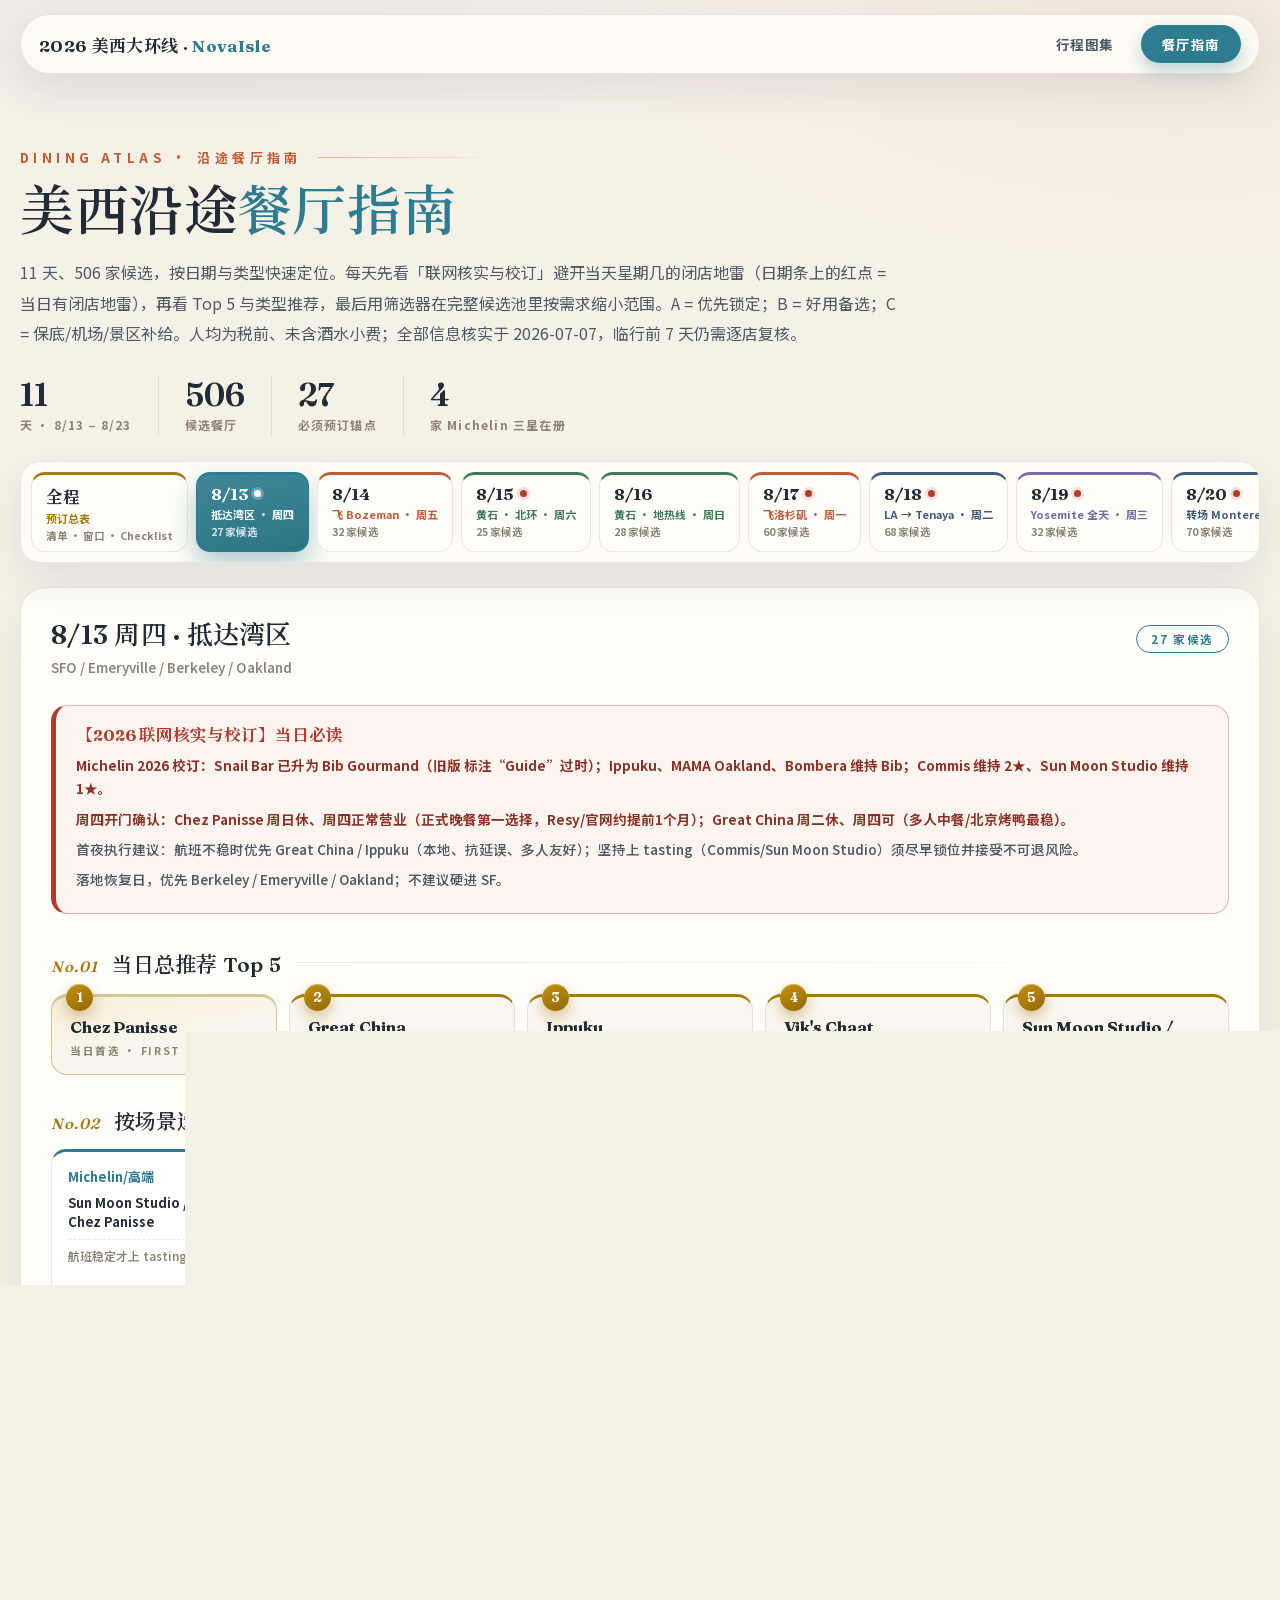
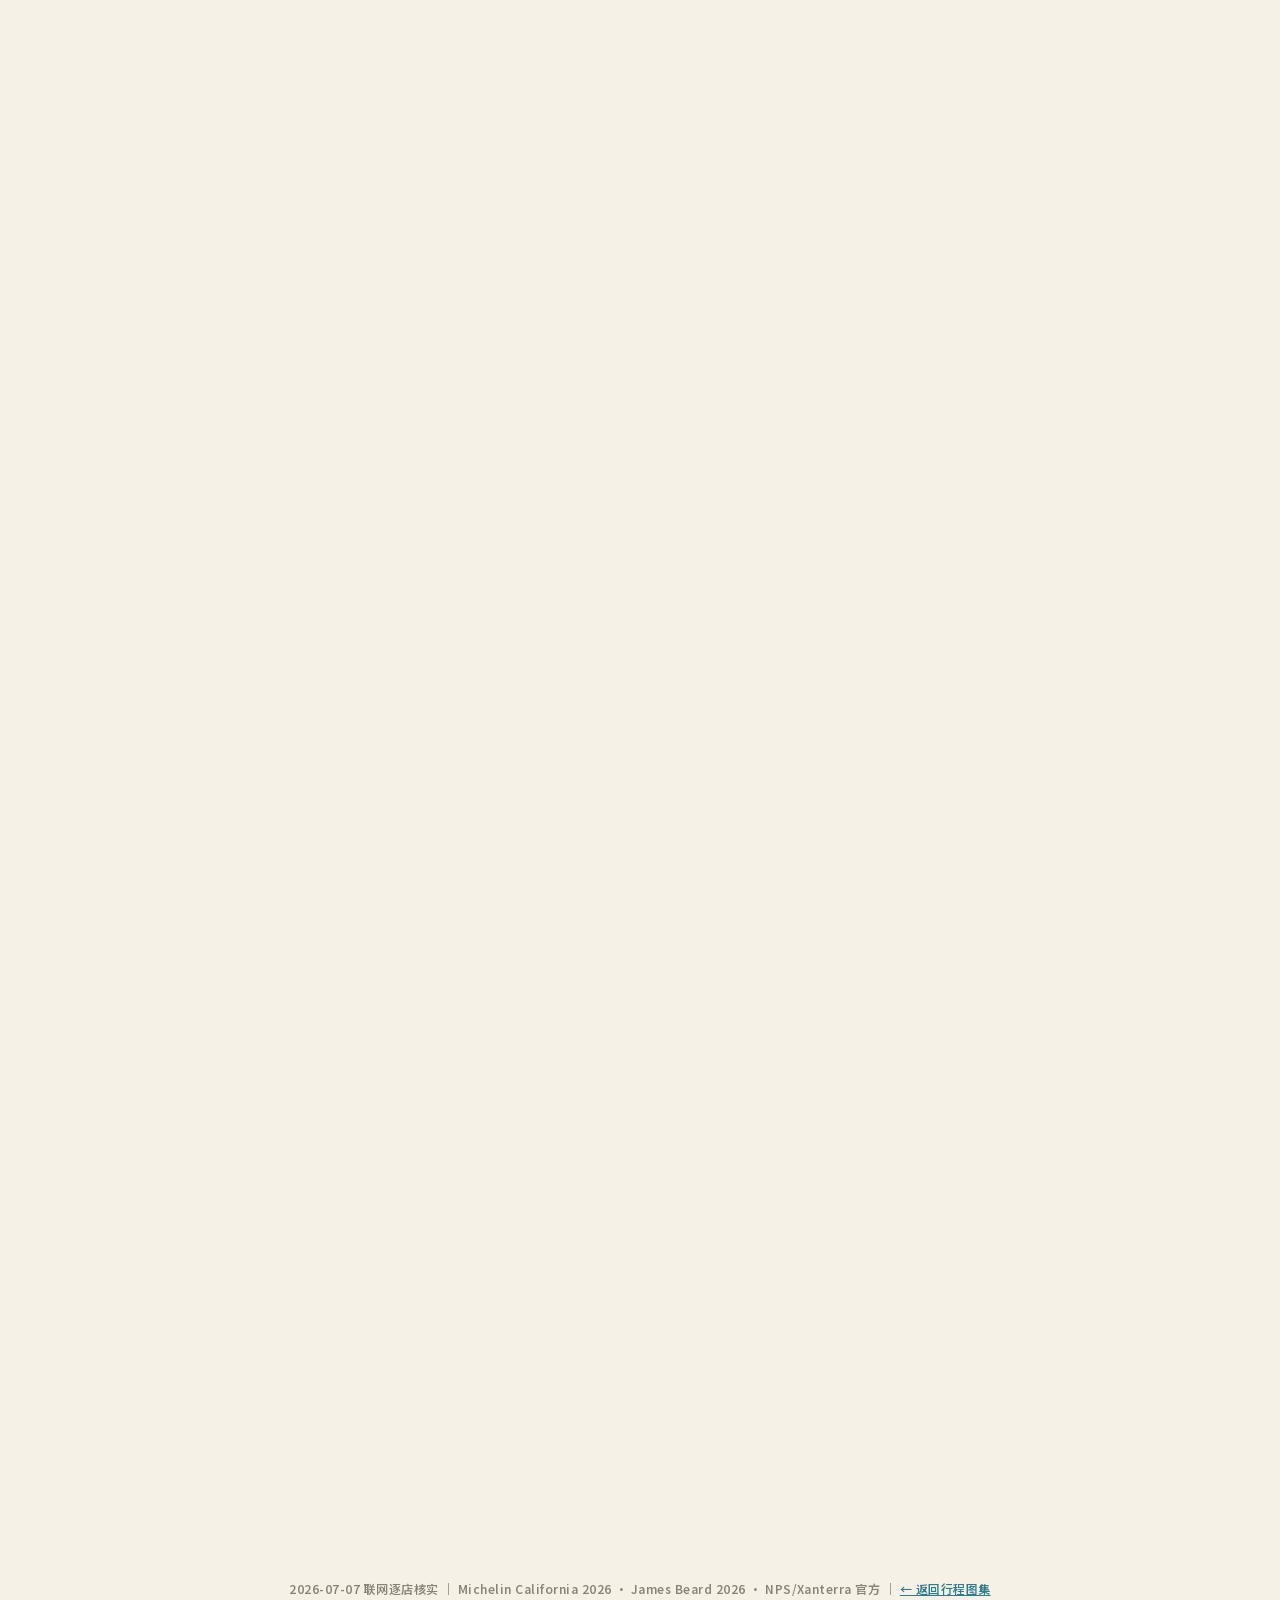
<file: food/index.html>
<!doctype html>
<html lang="zh-CN">
<head>
  <meta charset="utf-8">
  <meta name="viewport" content="width=device-width, initial-scale=1">
  <meta name="robots" content="noindex, nofollow">
  <title>2026 美西沿途餐厅指南 · 美食图集</title>
  <link rel="icon" href="data:image/svg+xml,<svg xmlns=%22http://www.w3.org/2000/svg%22 viewBox=%220 0 100 100%22><text y=%22.9em%22 font-size=%2290%22>🥂</text></svg>">
  <link rel="stylesheet" href="/map/assets/fonts/fonts.css">
  <style>
    :root {
      --paper: #F6F1E7;
      --panel: #FFFDF8;
      --ink: #212B36;
      --ink-soft: #4C5966;
      --muted: #8A8375;
      --hair: rgba(33,43,54,.10);

      --flight: #C15B34;
      --park: #3E7C58;
      --coast: #2E7C8F;
      --city: #B08328;
      --high: #7A67A8;
      --transfer: #3E5C7E;
      --gold: #A57B10;
      --alert: #B23B2E;

      --serif: "Fraunces", "Noto Serif SC", "Songti SC", serif;
      --sans: "Noto Sans SC", "PingFang SC", "Hiragino Sans GB", -apple-system, sans-serif;
    }
    * { box-sizing: border-box; }
    body {
      margin: 0;
      color: var(--ink);
      background:
        radial-gradient(1200px 500px at 12% -4%, rgba(46,124,143,.07), transparent 60%),
        radial-gradient(1000px 460px at 92% 0%, rgba(193,91,52,.06), transparent 60%),
        var(--paper);
      font-family: var(--sans);
      font-size: 15px;
      font-optical-sizing: auto;
      text-rendering: optimizeLegibility;
      -webkit-font-smoothing: antialiased;
    }
    ::selection { background: rgba(46,124,143,.18); }
    .page { width: min(1560px, calc(100vw - 40px)); margin: 0 auto; padding: 30px 0 72px; }

    /* ---------- Top nav ---------- */
    .topnav {
      position: sticky; top: 14px; z-index: 60;
      display: flex; align-items: center; gap: 18px;
      width: min(1560px, calc(100vw - 40px));
      margin: 14px auto 0;
      padding: 10px 18px;
      border: 1px solid var(--hair); border-radius: 999px;
      background: rgba(255,253,248,.88);
      backdrop-filter: blur(12px); -webkit-backdrop-filter: blur(12px);
      box-shadow: 0 14px 40px rgba(40,52,66,.10);
    }
    .topnav .brand {
      font-family: var(--serif); font-weight: 700; font-size: 17px;
      letter-spacing: .02em; white-space: nowrap;
    }
    .topnav .brand em { font-style: normal; color: var(--coast); }
    .tabbar { display: flex; gap: 6px; margin-left: auto; }
    .tabbar a {
      display: inline-block; padding: 8px 20px; border-radius: 999px;
      color: var(--ink-soft); text-decoration: none;
      font-size: 13.5px; font-weight: 700; letter-spacing: .04em;
      border: 1.5px solid transparent; transition: all .18s ease;
    }
    .tabbar a:hover { color: var(--coast); }
    .tabbar a.active { color: #fff; background: var(--coast); box-shadow: 0 8px 18px rgba(46,124,143,.32); }

    /* ---------- Hero ---------- */
    .hero { margin: 44px 0 26px; }
    .eyebrow {
      display: flex; align-items: center; gap: 16px;
      margin: 0 0 16px; color: var(--flight);
      font-size: 13px; font-weight: 700; letter-spacing: .34em; text-transform: uppercase;
    }
    .eyebrow::after { content: ""; flex: 0 1 180px; height: 1px; background: linear-gradient(90deg, rgba(193,91,52,.45), transparent); }
    h1 { margin: 0; font-family: var(--serif); font-weight: 600; font-size: clamp(38px, 4.2vw, 74px); line-height: 1.05; letter-spacing: .01em; }
    h1 em { font-style: normal; color: var(--coast); }
    .intro { max-width: 880px; margin: 18px 0 0; color: var(--ink-soft); font-size: 16px; line-height: 1.9; }
    .stats { display: flex; margin-top: 26px; flex-wrap: wrap; }
    .stat { padding: 2px 26px 2px 0; margin-right: 26px; border-right: 1px solid var(--hair); }
    .stat:last-child { border-right: 0; }
    .stat b { display: block; font-family: var(--serif); font-weight: 600; font-size: 32px; line-height: 1.1; font-variant-numeric: oldstyle-nums; }
    .stat span { display: block; margin-top: 4px; color: var(--muted); font-size: 12px; font-weight: 700; letter-spacing: .1em; }

    /* ---------- Day rail ---------- */
    .day-rail {
      position: sticky; top: 76px; z-index: 50;
      margin: 26px 0 24px; padding: 10px;
      border: 1px solid var(--hair); border-radius: 20px;
      background: rgba(255,253,248,.92);
      backdrop-filter: blur(10px); -webkit-backdrop-filter: blur(10px);
      box-shadow: 0 16px 44px rgba(40,52,66,.09);
      overflow-x: auto; scrollbar-width: thin;
    }
    .day-rail-inner { display: flex; gap: 8px; min-width: max-content; }
    .day-chip {
      flex: none; cursor: pointer; user-select: none;
      border: 1px solid var(--hair); border-radius: 14px;
      border-top: 3px solid var(--c, var(--coast));
      background: var(--panel);
      padding: 9px 14px 8px; min-width: 104px;
      transition: transform .16s ease, box-shadow .16s ease;
    }
    .day-chip:hover { transform: translateY(-2px); box-shadow: 0 10px 24px rgba(40,52,66,.12); }
    .day-chip b { display: block; font-family: var(--serif); font-weight: 700; font-size: 16.5px; }
    .day-chip i { display: block; margin-top: 2px; font-style: normal; font-size: 11px; font-weight: 700; color: var(--c, var(--coast)); }
    .day-chip span { display: block; margin-top: 2px; color: var(--muted); font-size: 10.5px; font-weight: 700; }
    .day-chip.active {
      background: linear-gradient(168deg, color-mix(in srgb, var(--c, var(--coast)) 92%, #fff), color-mix(in srgb, var(--c, var(--coast)) 100%, #000 6%));
      border-color: var(--c, var(--coast));
      box-shadow: 0 12px 26px color-mix(in srgb, var(--c, var(--coast)) 38%, transparent);
    }
    .day-chip.active b, .day-chip.active i, .day-chip.active span { color: #fff; }
    .day-chip.active span { opacity: .82; }
    .minedot {
      display: inline-block; width: 7px; height: 7px; margin-left: 6px;
      border-radius: 99px; background: var(--alert); vertical-align: 3px;
      box-shadow: 0 0 0 3px rgba(178,59,46,.15);
    }
    .day-chip.active .minedot { background: #fff; box-shadow: 0 0 0 3px rgba(255,255,255,.25); }

    /* ---------- Section head (editorial) ---------- */
    .sec-head { display: flex; align-items: baseline; gap: 14px; padding: 30px 0 0; }
    .sec-head .no {
      flex: none; font-family: var(--serif); font-weight: 600; font-style: italic;
      color: var(--gold); font-size: 15px; letter-spacing: .06em;
    }
    .sec-head h3 { margin: 0; font-family: var(--serif); font-weight: 600; font-size: 21px; letter-spacing: .01em; }
    .sec-head .sub { color: var(--muted); font-size: 12.5px; font-weight: 560; }
    .sec-head::after { content: ""; flex: 1; height: 1px; align-self: center; background: linear-gradient(90deg, var(--hair), transparent); }

    /* panel switch animation */
    @keyframes riseIn { from { opacity: 0; transform: translateY(14px); } to { opacity: 1; transform: none; } }
    #content .panel { animation: riseIn .38s cubic-bezier(.22,.68,.34,1) both; }
    #content .panel:nth-child(2) { animation-delay: .06s; }
    #content .panel:nth-child(3) { animation-delay: .12s; }
    #content .panel:nth-child(4) { animation-delay: .18s; }

    /* ---------- Panels ---------- */
    .panel {
      border: 1px solid var(--hair); border-radius: 26px;
      background: var(--panel); box-shadow: 0 26px 60px rgba(40,52,66,.09);
      overflow: hidden; margin-bottom: 26px;
    }
    .panel-head { display: flex; justify-content: space-between; align-items: baseline; gap: 20px; padding: 26px 30px 14px; flex-wrap: wrap; }
    .panel-title { margin: 0; font-family: var(--serif); font-weight: 600; font-size: 26px; letter-spacing: .01em; }
    .panel-sub { margin: 6px 0 0; color: var(--muted); font-size: 13.5px; font-weight: 560; }
    .panel-tag { flex: none; color: var(--tag, var(--coast)); border: 1.5px solid currentColor; border-radius: 999px; padding: 5px 14px; font-size: 11.5px; font-weight: 700; letter-spacing: .14em; text-transform: uppercase; white-space: nowrap; }
    .panel-body { padding: 6px 30px 28px; }

    /* ---------- 校订 alert ---------- */
    .alert {
      border: 1.5px solid rgba(178,59,46,.34); border-left: 5px solid var(--alert);
      border-radius: 16px; background: rgba(178,59,46,.045);
      padding: 16px 20px 14px; margin: 8px 0 4px;
    }
    .alert h3 { margin: 0 0 8px; font-family: var(--serif); font-size: 16.5px; font-weight: 700; color: var(--alert); }
    .alert p { margin: 7px 0; color: var(--ink-soft); font-size: 13.6px; line-height: 1.72; font-weight: 540; }
    .alert p.hot { color: #8E2F24; font-weight: 660; }

    /* ---------- Top5 ---------- */
    .top5 { display: grid; grid-template-columns: repeat(5, minmax(0, 1fr)); gap: 12px; margin-top: 16px; }
    .top5-card {
      position: relative; border: 1px solid var(--hair); border-radius: 16px;
      background: rgba(246,241,231,.55); padding: 16px 16px 14px 18px;
      border-top: 3px solid var(--gold);
    }
    .top5-card .rank {
      position: absolute; top: -13px; left: 14px;
      display: grid; place-items: center; width: 27px; height: 27px;
      border-radius: 99px; color: #fff;
      background: linear-gradient(155deg, #C7920F, #8F6708);
      font-size: 13px; font-weight: 700; font-family: var(--serif);
      box-shadow: 0 6px 14px rgba(165,123,16,.42), inset 0 1px 0 rgba(255,255,255,.35);
    }
    .top5-card:first-child {
      background: linear-gradient(170deg, rgba(199,146,15,.14), rgba(246,241,231,.6) 55%);
      border-color: rgba(165,123,16,.4);
    }
    .top5-card strong { display: block; margin-top: 4px; font-family: var(--serif); font-size: 16.5px; font-weight: 700; line-height: 1.32; overflow-wrap: anywhere; }
    .top5-card em { display: block; margin-top: 5px; font-style: normal; color: var(--muted); font-size: 10.5px; font-weight: 700; letter-spacing: .16em; text-transform: uppercase; }

    /* ---------- Type recos ---------- */
    .typegrid { display: grid; grid-template-columns: repeat(5, minmax(0, 1fr)); gap: 12px; margin-top: 14px; }
    .typecard { border: 1px solid var(--hair); border-radius: 15px; background: #fff; padding: 15px 16px 13px; border-top: 3px solid var(--c, var(--coast)); }
    .typecard b { display: block; font-size: 13px; font-weight: 700; color: var(--c, var(--coast)); }
    .typecard strong { display: block; margin-top: 7px; font-size: 13.2px; font-weight: 660; line-height: 1.45; overflow-wrap: anywhere; }
    .typecard span { display: block; margin-top: 7px; padding-top: 7px; border-top: 1px dashed var(--hair); color: var(--muted); font-size: 11.8px; font-weight: 560; line-height: 1.5; }

    /* ---------- Filters ---------- */
    .filterbar { display: flex; flex-wrap: wrap; align-items: center; gap: 8px; margin: 20px 0 4px; }
    .fgroup { display: flex; flex-wrap: wrap; gap: 6px; align-items: center; }
    .flabel { color: var(--muted); font-size: 11px; font-weight: 700; letter-spacing: .12em; text-transform: uppercase; margin-right: 2px; }
    .fchip {
      cursor: pointer; user-select: none;
      border: 1.5px solid var(--hair); border-radius: 999px;
      background: #fff; color: var(--ink-soft);
      padding: 6px 14px; font-size: 12.5px; font-weight: 660;
      transition: all .15s ease;
    }
    .fchip:hover { border-color: var(--coast); color: var(--coast); }
    .fchip.on { background: var(--coast); border-color: var(--coast); color: #fff; }
    .fsep { width: 1px; height: 22px; background: var(--hair); margin: 0 6px; }
    .fsearch {
      flex: 1 1 180px; min-width: 150px;
      border: 1.5px solid var(--hair); border-radius: 999px;
      background: #fff; padding: 7px 16px;
      font-family: var(--sans); font-size: 13px; font-weight: 560; color: var(--ink);
      outline: none;
    }
    .fsearch:focus { border-color: var(--coast); }
    .fcount { color: var(--muted); font-size: 12px; font-weight: 660; white-space: nowrap; }

    /* ---------- Pool cards ---------- */
    .pool { display: grid; grid-template-columns: repeat(3, minmax(0, 1fr)); gap: 12px; margin-top: 14px; }
    .rcard {
      border: 1px solid var(--hair); border-radius: 16px; background: #fff;
      padding: 15px 17px 13px; display: flex; flex-direction: column; gap: 8px;
      transition: transform .15s ease, box-shadow .15s ease;
      border-left: 4px solid var(--rc, var(--hair));
    }
    .rcard:hover { transform: translateY(-3px); box-shadow: 0 18px 38px color-mix(in srgb, var(--rc, #28344266) 22%, rgba(40,52,66,.08)); }
    .rcard.rank-a { --rc: var(--gold); background: linear-gradient(180deg, rgba(199,146,15,.06), #fff 46%); }
    .rcard.rank-b { --rc: var(--transfer); }
    .rcard.rank-c { --rc: rgba(138,131,117,.5); }
    .rhead { display: flex; align-items: flex-start; gap: 8px; flex-wrap: wrap; }
    .rname { font-family: var(--serif); font-size: 18px; font-weight: 700; line-height: 1.25; overflow-wrap: anywhere; }
    .rbadges { display: flex; gap: 5px; flex-wrap: wrap; margin-left: auto; }
    .rb {
      flex: none; border-radius: 7px; padding: 3px 8px;
      font-size: 10.5px; font-weight: 700; letter-spacing: .03em; line-height: 1.2;
      color: var(--bc, var(--muted)); background: color-mix(in srgb, var(--bc, var(--muted)) 11%, #fff);
      border: 1px solid color-mix(in srgb, var(--bc, var(--muted)) 34%, transparent);
    }
    .rb.star { --bc: #A5202C; }
    .rb.bib { --bc: #C15B34; }
    .rb.sel { --bc: #A57B10; }
    .rb.jbf { --bc: #7A67A8; }
    .rb.tier { --bc: var(--transfer); }
    .rb.tier-a { --bc: #A57B10; }
    .rmeta { color: var(--muted); font-size: 11.8px; font-weight: 540; line-height: 1.5; }
    .rmeta b { color: var(--ink-soft); font-weight: 700; }
    .rkind { color: var(--ink-soft); font-size: 12.4px; font-weight: 550; line-height: 1.55; }
    .rbook { font-size: 11.8px; font-weight: 680; line-height: 1.5; }
    .rbook.must { color: var(--alert); }
    .rbook.strong { color: var(--flight); }
    .rbook.should { color: var(--city); }
    .rbook.walkin { color: var(--park); }
    .rtip {
      margin-top: auto; padding-top: 9px; border-top: 1px dashed var(--hair);
      color: var(--ink-soft); font-size: 12.6px; font-weight: 560; line-height: 1.6;
    }
    .pool-empty { grid-column: 1 / -1; padding: 40px 0; text-align: center; color: var(--muted); font-weight: 700; }

    /* ---------- Global view ---------- */
    .tiergrid { display: grid; grid-template-columns: repeat(2, minmax(0, 1fr)); gap: 14px; margin-top: 14px; }
    .tierbox { border: 1px solid var(--hair); border-radius: 16px; background: #fff; padding: 18px 20px 15px; border-top: 3px solid var(--c, var(--coast)); }
    .tierbox b { display: block; font-family: var(--serif); font-size: 17px; font-weight: 700; color: var(--c, var(--coast)); }
    .tierbox p { margin: 9px 0 0; color: var(--ink-soft); font-size: 12.8px; font-weight: 550; line-height: 1.75; }

    .anchor-table { margin-top: 14px; border: 1px solid var(--hair); border-radius: 16px; overflow: hidden; background: #fff; }
    .anchor-row {
      display: grid; grid-template-columns: 108px minmax(0,1.35fr) 150px minmax(0,1.1fr) minmax(0,1.6fr);
      gap: 14px; align-items: center; padding: 12px 18px;
      border-top: 1px solid var(--hair); border-left: 4px solid var(--c, var(--coast));
      font-size: 13px; font-weight: 560; color: var(--ink-soft);
    }
    .anchor-row:first-child { border-top: 0; }
    .anchor-row.head { border-left-color: transparent; background: linear-gradient(180deg, rgba(46,124,143,.05), transparent); }
    .anchor-row.head span { color: var(--muted); font-size: 10.5px; font-weight: 700; letter-spacing: .13em; text-transform: uppercase; }
    .anchor-date { font-family: var(--serif); font-weight: 700; font-size: 16px; color: var(--ink); }
    .anchor-name { font-weight: 680; color: var(--ink); }
    .anchor-note { font-size: 12.2px; line-height: 1.5; }
    .anchor-note .hot { color: var(--alert); font-weight: 680; }

    .checkgrid { display: grid; grid-template-columns: 1fr 1fr; gap: 14px; margin-top: 14px; }
    .checkbox-list { border: 1px solid var(--hair); border-radius: 16px; background: #fff; padding: 18px 20px 14px; }
    .checkbox-list h3 { margin: 0 0 10px; font-family: var(--serif); font-size: 17px; font-weight: 700; }
    .checkbox-list.todo h3 { color: var(--alert); }
    .checkbox-list.done h3 { color: var(--park); }
    .checkbox-list p { display: flex; gap: 9px; margin: 8px 0; color: var(--ink-soft); font-size: 12.8px; font-weight: 550; line-height: 1.65; }
    .checkbox-list p::before { flex: none; font-weight: 700; }
    .checkbox-list.done p::before { content: "★"; color: var(--park); }
    .checkbox-list.todo p::before { content: "○"; color: var(--alert); }

    .method { margin-top: 4px; }
    .method p { margin: 8px 0; color: var(--ink-soft); font-size: 13.4px; font-weight: 550; line-height: 1.8; }

    .footer { margin-top: 28px; color: var(--muted); text-align: center; font-size: 12px; font-weight: 560; letter-spacing: .04em; }
    .footer a { color: var(--coast); }

    .backtop {
      position: fixed; right: 22px; bottom: 22px; z-index: 70;
      width: 44px; height: 44px; border-radius: 99px; border: 1px solid var(--hair);
      background: rgba(255,253,248,.94); color: var(--coast);
      display: grid; place-items: center; cursor: pointer;
      font-size: 19px; font-weight: 700;
      box-shadow: 0 12px 30px rgba(40,52,66,.18);
      opacity: 0; pointer-events: none; transition: opacity .2s ease;
    }
    .backtop.show { opacity: 1; pointer-events: auto; }

    @media (max-width: 1200px) {
      .top5 { grid-template-columns: repeat(3, minmax(0, 1fr)); }
      .typegrid { grid-template-columns: repeat(3, minmax(0, 1fr)); }
      .pool { grid-template-columns: repeat(2, minmax(0, 1fr)); }
      .anchor-row { grid-template-columns: 92px minmax(0,1.3fr) 130px minmax(0,1fr) minmax(0,1.5fr); }
    }
    @media (max-width: 760px) {
      body { font-size: 14px; }
      .page { width: min(100% - 22px, 560px); padding: 22px 0 44px; }
      .topnav { top: 8px; width: min(100% - 22px, 560px); padding: 8px 12px; gap: 10px; }
      .topnav .brand { font-size: 14.5px; }
      .tabbar a { padding: 7px 14px; font-size: 12.5px; }
      .hero { margin: 26px 0 18px; }
      .eyebrow { font-size: 11px; letter-spacing: .22em; }
      h1 { font-size: clamp(30px, 9.5vw, 38px); }
      .intro { font-size: 14px; line-height: 1.75; }
      .stats { display: grid; grid-template-columns: 1fr 1fr; gap: 14px 18px; }
      .stat b { font-size: 24px; }
      .day-rail { top: 62px; border-radius: 16px; }
      .panel { border-radius: 18px; }
      .panel-head { padding: 20px 18px 10px; }
      .panel-title { font-size: 21px; }
      .panel-body { padding: 4px 16px 22px; }
      .top5 { grid-template-columns: 1fr 1fr; gap: 10px; }
      .typegrid { grid-template-columns: 1fr; gap: 10px; }
      .pool { grid-template-columns: 1fr; gap: 10px; }
      .tiergrid { grid-template-columns: 1fr; }
      .checkgrid { grid-template-columns: 1fr; }
      .anchor-row { grid-template-columns: 1fr 1fr; row-gap: 6px; padding: 12px 14px; }
      .anchor-row.head { display: none; }
      .anchor-date, .anchor-name { grid-column: auto; }
      .anchor-note { grid-column: 1 / -1; }
    }
  </style>
</head>
<body>

<nav class="topnav">
  <span class="brand">2026 美西大环线 · <em>NovaIsle</em></span>
  <div class="tabbar">
    <a href="/map/">行程图集</a>
    <a href="/food/" class="active">餐厅指南</a>
  </div>
</nav>

<main class="page">

  <header class="hero">
    <p class="eyebrow">Dining Atlas · 沿途餐厅指南</p>
    <h1>美西沿途<em>餐厅指南</em></h1>
    <p class="intro">11 天、506 家候选，按日期与类型快速定位。每天先看「联网核实与校订」避开当天星期几的闭店地雷（日期条上的红点 = 当日有闭店地雷），再看 Top 5 与类型推荐，最后用筛选器在完整候选池里按需求缩小范围。A = 优先锁定；B = 好用备选；C = 保底/机场/景区补给。人均为税前、未含酒水小费；全部信息核实于 2026-07-07，临行前 7 天仍需逐店复核。</p>
    <div class="stats">
      <div class="stat"><b>11</b><span>天 · 8/13 – 8/23</span></div>
      <div class="stat"><b>506</b><span>候选餐厅</span></div>
      <div class="stat"><b>27</b><span>必须预订锚点</span></div>
      <div class="stat"><b>4</b><span>家 Michelin 三星在册</span></div>
    </div>
  </header>

  <nav class="day-rail" id="dayRail"><div class="day-rail-inner" id="dayRailInner"></div></nav>

  <div id="content"></div>

  <p class="footer">2026-07-07 联网逐店核实 ｜ Michelin California 2026 · James Beard 2026 · NPS/Xanterra 官方 ｜ <a href="/map/">← 返回行程图集</a></p>
</main>

<div class="backtop" id="backtop" title="回到顶部">↑</div>

<script>
const DATA = {"preamble":["美西沿途餐厅筛选｜深挖新版","2026/8/13-8/23｜每日总推荐 + 类型推荐 + 完整候选池 + 全程预订清单","新版使用方法","先看每天的 Top 推荐和类型推荐，再看完整表。A=优先锁定；B=好用备选；C=保底/机场/景区补给。","人均为税前、未含酒水与小费估算；评分来自 2026-07-07 前后可见的 Michelin / Tripadvisor / Google / OpenTable / 官方页面，临行前仍需复核。","景区日餐饮以位置和营业稳定性为核心，不把低分景区餐当美食目的地。城市日只安排一顿重餐，长途日只锁一个晚餐锚点。","本版 · 2026 联网核实版 —— 更新总览与使用说明","本版在“深挖新版”全部候选池基础上，于 2026-07-07 逐日联网复核，重点修正“会影响执行”的三类问题：①星级/Bib 变动；②2026 园区营业与预订政策；③按出行当天星期几的闭店风险。以下为跨日要点，逐日的【本版 校订】见各天标题下红框。","一、Michelin California 2026 关键变动（已核实）","• SF 三星：Benu、Quince、Atelier Crenn 维持；Californios 升三星（全球首家墨西哥三星，已停用 Tock，改官网/邮件 info@californios.com）。","• SF 二星：Saison、Birdsong、Kiln、Lazy Bear、Sons & Daughters 维持。SF 新一星：Naides、Wolfsbane（2026 新）。","• LA：Providence、Somni 维持三星；Kato 升二星；新一星含 Corridor 109、Lielle、Miura（Beverly Hills）等。","• Monterey 郡：Aubergine 维持二星、Chez Noir 维持一星、Maligne(Seaside) 维持 Bib；Big Sur 的 Sierra Mar 维持 Selected + Green Star。","• East Bay：Snail Bar 升 Bib（旧版 标注过时）；Bombera、MAMA Oakland、Ippuku 维持 Bib。","二、国家公园 2026 营业与预订（已核实）","• Yellowstone 全服务餐厅晚餐均需预订，预订窗口：住该园区酒店客提前60天、其他园内住宿客30天、非住宿客仅当天 host stand。Lake Hotel Dining Room 5/15–10/10、Old Faithful Inn 5/1–10/12、Mammoth 长季、Canyon Eatery 至10/25。","• Yosemite：The Ahwahnee 晚餐 2026 改为 prix fixe（5/7 道）、全时段需预订、晚餐有 dress code；Mountain Room 仅晚餐、周三营业；Wawona Hotel Dining Room 与 White Wolf 2026 关闭。","三、按星期几的闭店“地雷”（已核实，务必记住）","• 8/17 周一：Providence / Somni / Meteora / Spago 全休 → LA 抵达夜改 The Polo Lounge / Matsuhisa / Osteria Mozza。","• 8/18 周二：The Elderberry House 休（周一、周二）→ 改 8/19 周三；当晚 Tenaya 用 Gold Rush BBQ（周二–周六）。Adana(Glendale) 已重开可用。","• 其余：Chez Panisse 周日休（8/13 周四可）、Great China 周二休（8/13 周四可）、Garlic City Cafe 周一休（8/20 周四可）、Wild Crumb 全周营业。","全程预订总清单","全程选择逻辑","景区日：优先可取消、距离住宿近、出餐稳定；正式餐放在门户城市或住宿地。","长途日：午餐选高周转/可打包，晚餐只订一个靠住宿的锚点；不要跨城追星。","海景日：Sierra Mar / Navio / La Costanera 这种景观价值高，但必须留 Highway 1 交通和停车缓冲。","城市日：LA/SF 的 3星/2星会吞掉整晚，前后不要硬塞 Griffith、海边、购物、还车等节点。"],"booking_tiers":[{"tier":"必须预订","list":"Providence, Somni, Kato, Californios, Benu, Quince, Atelier Crenn, Lazy Bear, Birdsong, Saison, Kiln, Commis, Sun Moon Studio, Aubergine, Chez Noir, Corridor 109, Miura, Nozawa Bar, Lielle, Meteora, Osteria Mozza, Sierra Mar, The Elderberry House, Lake Yellowstone Hotel Dining Room, Old Faithful Inn Dining Room, The Ahwahnee Dining Room, The Mountain Room."},{"tier":"强烈建议预订","list":"Chez Panisse, Great China, Ippuku, Comal, Wood Tavern, MAMA Oakland, Burdell, Bombera, Pomet, Popoca, Blackbird, Shan, J.W. Heist, Brigade, Plonk, The Mint, Kismet, Jon & Vinny's, Pizzeria Mozza, Pine & Crane, Yafa, Maligne, Mentone, Stationaery, Akaoni, Navio, Pasta Moon, La Costanera, Ducey's on the Lake, Embers, The Annex Kitchen, Saizon, Westside Grill, Wool Growers, Luigi's."},{"tier":"可 walk-in 但要早到","list":"Vik's Chaat, Tacos Oscar, Langer's, Sonoratown, Villa's Tacos, Mae Malai Thai House of Noodles, Firehole BBQ Co., Hank's Chop Shop, Smokehouse 41, Nepenthe, Big Sur Bakery, Big Sur Smokehouse, Dad's Luncheonette, Breakwater Barbecue, Anchor Oyster Bar, Old Faithful General Store."},{"tier":"只需营业时间/售罄复核","list":"Yellowstone park lodge cafeterias, Gardiner/West Yellowstone food trucks, Tenaya casual outlets, Glacier Point Snack Stand, Yosemite Village/Curry Village outlets, SFO airport restaurants, Wawona Hotel Dining Room closure, Embers Tuesday closure, Adana temporary closure."}],"days":[{"date":"8/13","weekday":"Thu","route":"SFO / Emeryville / Berkeley / Oakland","notes":["Michelin 2026 校订：Snail Bar 已升为 Bib Gourmand（旧版 标注“Guide”过时）；Ippuku、MAMA Oakland、Bombera 维持 Bib；Commis 维持 2★、Sun Moon Studio 维持 1★。","周四开门确认：Chez Panisse 周日休、周四正常营业（正式晚餐第一选择，Resy/官网约提前1个月）；Great China 周二休、周四可（多人中餐/北京烤鸭最稳）。","首夜执行建议：航班不稳时优先 Great China / Ippuku（本地、抗延误、多人友好）；坚持上 tasting（Commis/Sun Moon Studio）须尽早锁位并接受不可退风险。","落地恢复日，优先 Berkeley / Emeryville / Oakland；不建议硬进 SF。"],"top5":["Chez Panisse","Great China","Ippuku","Vik's Chaat","Sun Moon Studio / Commis"],"types":[{"type":"Michelin/高端","pick":"Sun Moon Studio / Commis / Chez Panisse","tip":"航班稳定才上 tasting menu。"},{"type":"本地特色","pick":"Great China / Ippuku / Comal / Burdell","tip":"Berkeley-Oakland 本地性比进 SF 更强。"},{"type":"平价快速","pick":"Vik's Chaat / Tacos Oscar / Tacubaya","tip":"延误时优先快速餐。"},{"type":"早餐咖啡","pick":"Doyle Street Cafe / La Note / Oceanview Diner","tip":"8/14 早上近酒店吃。"},{"type":"补给","pick":"Berkeley Bowl West / Arizmendi","tip":"买水、水果、次日路餐。"}],"pool":[{"tier":"必须","name":"Chez Panisse","loc":"North Berkeley","kind":"Michelin Selected / 高端本地经典 / California / farm-to-table","meal":"晚餐","price":"$120-220+ / TA约4.4","book":"必须","tip":"正式晚餐第一选择；订不到可看 Cafe。","star":"Selected","cat":"fine","bk":"must"},{"tier":"必须","name":"Sun Moon Studio","loc":"West Oakland","kind":"Michelin 1 Star / producer-driven tasting menu","meal":"晚餐","price":"$180-260+ / Google约4.8","book":"必须","tip":"座位极少，适合高端目的地，不适合航班不稳。","star":"一星","cat":"fine","bk":"must"},{"tier":"必须","name":"Commis","loc":"Oakland Piedmont Ave","kind":"Michelin 2 Stars / modern tasting menu","meal":"晚餐","price":"$250-400+ / Google约4.6","book":"必须","tip":"East Bay 最高规格；第一天不建议临时硬塞。","star":"二星","cat":"fine","bk":"must"},{"tier":"强烈建议","name":"Great China","loc":"Downtown Berkeley","kind":"Michelin Bib Gourmand / Northern Chinese / Peking duck","meal":"午/晚","price":"$35-75 / TA约4.2","book":"强烈建议","tip":"多人中餐最稳；注意周二关、午餐可能仅周末。","star":"Bib","cat":"feature","bk":"strong"},{"tier":"强烈建议","name":"Ippuku","loc":"Downtown Berkeley","kind":"Michelin Bib Gourmand / Japanese izakaya / yakitori","meal":"晚餐","price":"$45-90 / TA约4.1","book":"强烈建议","tip":"Berkeley 氛围型晚餐；订位优先。","star":"Bib","cat":"feature","bk":"strong"},{"tier":"建议","name":"Comal","loc":"Downtown Berkeley","kind":"Michelin Bib Gourmand / Mexican / mezcal / patio","meal":"晚餐/酒","price":"$45-85 / Google约4.4","book":"建议","tip":"庭院适合落地后放松；大桌友好。","star":"Bib","cat":"feature","bk":"should"},{"tier":"否","name":"Vik's Chaat","loc":"West Berkeley","kind":"Michelin Selected / Indian chaat / counter","meal":"午餐/补给","price":"$15-30 / TA约4.2","book":"否","tip":"靠 Emeryville，便宜快，落地日最实用。","star":"Selected","cat":"fast","bk":"walkin"},{"tier":"建议","name":"Iyasare","loc":"Berkeley Fourth St","kind":"Michelin Selected / Japanese-Californian","meal":"午/晚","price":"$45-95 / TA约4.4","book":"建议","tip":"Fourth St 顺路；比高端 tasting 轻。","star":"Selected","cat":"feature","bk":"should"},{"tier":"否","name":"Tacubaya","loc":"Berkeley Fourth St","kind":"Michelin Selected / Mexican counter","meal":"早午/午","price":"$15-35 / TA约4.1","book":"否","tip":"购物街快速解决，适合轻餐。","star":"Selected","cat":"fast","bk":"walkin"},{"tier":"建议","name":"La Marcha","loc":"West Berkeley / San Pablo","kind":"Michelin Selected / Spanish tapas / paella","meal":"午/晚/酒","price":"$35-80 / 平台约4.5","book":"建议","tip":"适合分享小盘；落地晚餐不沉重。","star":"Selected","cat":"feature","bk":"should"},{"tier":"强烈建议","name":"Wood Tavern","loc":"Oakland Rockridge","kind":"Michelin Selected / American bistro","meal":"晚餐","price":"$65-120 / Google约4.6","book":"强烈建议","tip":"Rockridge 稳定晚餐；比 Berkeley 稍绕。","star":"Selected","cat":"feature","bk":"strong"},{"tier":"否/建议","name":"Tacos Oscar","loc":"Oakland","kind":"Michelin Selected / tacos / seasonal masa","meal":"午/晚","price":"$15-35 / Google约4.6","book":"否/建议","tip":"低成本但有记忆点；适合不想正式吃。","star":"Selected","cat":"fast","bk":"should"},{"tier":"强烈建议","name":"MAMA Oakland","loc":"Oakland","kind":"Michelin Bib Gourmand / Italian prix fixe","meal":"晚餐","price":"$45-75 / Google约4.7","book":"强烈建议","tip":"East Bay 高性价比正餐，需订。","star":"Bib","cat":"feature","bk":"strong"},{"tier":"建议","name":"Bombera","loc":"Oakland Dimond","kind":"Michelin Bib Gourmand / Mexican / live-fire","meal":"午/晚","price":"$35-75 / Google约4.5","book":"建议","tip":"Oakland 本地风味强；离 Emeryville 略远。","star":"Bib","cat":"feature","bk":"should"},{"tier":"建议","name":"Jo's Modern Thai","loc":"Oakland Laurel","kind":"Michelin Guide / modern Thai","meal":"午/晚","price":"$35-75 / Google约4.6","book":"建议","tip":"想吃东南亚风味可选；辣度注意。","star":"Guide","cat":"feature","bk":"should"},{"tier":"强烈建议","name":"Burdell","loc":"Oakland Temescal","kind":"Michelin Guide / 本地热门 / modern soul food","meal":"晚餐","price":"$70-130 / Google约4.5","book":"强烈建议","tip":"近年 Oakland 代表餐厅，订位优先。","star":"Guide","cat":"feature","bk":"strong"},{"tier":"建议","name":"Pomet","loc":"Oakland Piedmont Ave","kind":"Michelin Guide / Green Star noted / seasonal California","meal":"晚餐","price":"$60-110 / Google约4.5","book":"建议","tip":"农场食材导向，适合轻正式晚餐。","star":"Guide","cat":"feature","bk":"should"},{"tier":"建议","name":"Snail Bar","loc":"Oakland Temescal","kind":"Michelin Guide / wine bar / small plates / natural wine","meal":"晚餐/酒","price":"$45-90 / Google约4.4","book":"建议","tip":"更像酒吧小盘；疲劳时慎选。","star":"Guide","cat":"feature","bk":"should"},{"tier":"建议","name":"Popoca","loc":"Oakland","kind":"Michelin Guide / Salvadoran / pupusas / live-fire","meal":"午/晚","price":"$25-60 / Google约4.6","book":"建议","tip":"2026 Michelin 新关注 East Bay 风味。","star":"Guide","cat":"feature","bk":"should"},{"tier":"否/建议","name":"Joodooboo","loc":"Oakland","kind":"Michelin Guide / Korean deli / tofu / banchan","meal":"午餐/轻晚","price":"$20-45 / Google约4.6","book":"否/建议","tip":"健康轻食，适合打包。","star":"Guide","cat":"supply","bk":"should"},{"tier":"建议","name":"La Note","loc":"Downtown Berkeley","kind":"本地经典 / Provençal brunch","meal":"早餐/午餐","price":"$20-40 / TA约4.3","book":"建议","tip":"8/14 早餐可用；周末排队。","star":"","cat":"cafe","bk":"should"},{"tier":"否","name":"Oceanview Diner","loc":"Berkeley Fourth St","kind":"本地经典 / American diner / pancakes","meal":"早餐/午餐","price":"$20-40 / TA约4.3","book":"否","tip":"传统早餐保底，适合出发前吃饱。","star":"","cat":"feature","bk":"walkin"},{"tier":"否","name":"Doyle Street Cafe","loc":"Emeryville","kind":"近酒店早餐 / brunch / diner","meal":"早餐/午餐","price":"$18-35 / TA约4.4","book":"否","tip":"Hyatt Emeryville 附近最省心。","star":"","cat":"cafe","bk":"walkin"},{"tier":"否","name":"Arizmendi Bakery & Pizzeria","loc":"Emeryville","kind":"平价补给 / bakery / vegetarian pizza","meal":"早餐/补给","price":"$8-25 / TA约4.1","book":"否","tip":"买面包、披萨片、车上零食。","star":"","cat":"supply","bk":"walkin"},{"tier":"否","name":"Highwire Coffee Roasters","loc":"Berkeley","kind":"咖啡 / coffee / pastry","meal":"早餐/咖啡","price":"$6-18 / Google约4.5","book":"否","tip":"咖啡补给，不当正餐。","star":"","cat":"cafe","bk":"walkin"},{"tier":"否","name":"Berkeley Bowl West","loc":"West Berkeley","kind":"补给 / grocery / deli","meal":"补给","price":"$10-35 / Google约4.7","book":"否","tip":"水果、饮料、车上食品，一站解决。","star":"","cat":"supply","bk":"walkin"},{"tier":"否","name":"Marina's Cafe","loc":"SFO Rental Car Center","kind":"机场/取还车补给 / cafe / sandwiches","meal":"早餐/午餐","price":"$10-25 / 机场平台","book":"否","tip":"若在 SFO 租车中心耗时，可保底。","star":"","cat":"supply","bk":"walkin"}],"pool_count":27},{"date":"8/14","weekday":"Fri","route":"BZN / Bozeman / Belgrade / Gardiner","notes":["周五务必预订：Blackbird（JBF 2026 semifinalist）、Shan（JBF finalist，提前约4周开放、大桌固定菜单）、J.W. Heist、Brigade。","已核实：Wild Crumb（2026 James Beard Outstanding Bakery）全周7天 07:00–15:00 营业（含周一），旧版“周一关门需复核”可解除——8/14 与 8/17 均可用。","Gardiner 晚到执行：Wonderland（普通客不接受预订、早到）、The Corral、Yellowstone Pizza（外带回 Ridgeline）；Electric Peak Espresso 6:00 开但周日休（8/14 周五可用）。","BZN 落地后取车；早到 Bozeman/Belgrade 正餐，晚到直奔 Gardiner/Ridgeline。"],"top5":["Blackbird","Montana Ale Works","The Mint Cafe and Bar","Wonderland Cafe & Lodge","The Corral"],"types":[{"type":"城镇正式","pick":"Blackbird / Shan / J.W. Heist / Brigade","tip":"周五晚务必订。"},{"type":"机场附近","pick":"The Mint / Bar 3 Bar-B-Q / Chalet Market","tip":"不进 Bozeman 市区时用。"},{"type":"Gardiner","pick":"Wonderland / The Corral / Iron Horse","tip":"普通店也要早到。"},{"type":"早餐打包","pick":"Wild Crumb / Fink's / Tumbleweed","tip":"适合上路前补给。"},{"type":"保底","pick":"Copper Horse Bistro / Yellowstone Mine","tip":"晚点或太累时用。"}],"pool":[{"tier":"A 必订","name":"Blackbird","loc":"Bozeman downtown","kind":"城镇特色 / 意式/木炉披萨/手工面；James Beard 2026 semifinalist","meal":"晚餐","price":"$45-85 / TA约4.4 / JBF","book":"","tip":"首选正式晚餐；提前订，航班晚点则取消策略要清楚。","star":"JBF","cat":"feature","bk":"must"},{"tier":"A 稳妥","name":"Montana Ale Works","loc":"Bozeman downtown","kind":"城镇特色 / 美式/啤酒/肉类/大空间","meal":"晚餐","price":"$25-45 / TA 4.5","book":"","tip":"容量大、抗晚点；适合多人落地第一餐。","star":"","cat":"feature","bk":"walkin"},{"tier":"A 机场近","name":"The Mint Cafe and Bar","loc":"Belgrade","kind":"城镇特色 / steakhouse / Montana 美式","meal":"午/晚","price":"$30-60 / TA 4.2","book":"","tip":"不进城时首选；建议订位。","star":"","cat":"feature","bk":"walkin"},{"tier":"B BBQ","name":"Bar 3 Bar-B-Q","loc":"Belgrade","kind":"平价快速 / BBQ / brisket / ribs","meal":"午/晚","price":"$20-40 / TA 4.3","book":"","tip":"离 BZN 近，快速吃肉；高峰需复核。","star":"","cat":"fast","bk":"walkin"},{"tier":"B 快速","name":"Chalet Market of Montana","loc":"Belgrade","kind":"景区补给 / sandwich / jerky / deli","meal":"早餐/午/打包","price":"$10-25 / TA 4.6","book":"","tip":"出机场前补给路餐很实用。","star":"","cat":"park","bk":"walkin"},{"tier":"B 轻食","name":"Cafe Havana","loc":"Belgrade","kind":"早餐咖啡/打包 / Cuban coffee / sandwich","meal":"早午/午","price":"$12-25 / TA 4.7","book":"","tip":"若白天落地，Belgrade 快速轻食。","star":"","cat":"supply","bk":"walkin"},{"tier":"C 快餐","name":"MacKenzie River Pizza Co.","loc":"Belgrade","kind":"平价快速 / pizza / salad / pasta","meal":"午/晚","price":"$18-35 / TA 4.1","book":"","tip":"家庭保底；不值得专程。","star":"","cat":"fast","bk":"walkin"},{"tier":"C 机场","name":"Copper Horse Bistro","loc":"BZN airport landside","kind":"早餐咖啡/打包 / coffee / soup / sandwich / bar","meal":"落地补给","price":"$12-28 / 官方","book":"","tip":"安检外唯一核心选择；晚点/取车前保底。","star":"","cat":"supply","bk":"walkin"},{"tier":"C 机场","name":"Copper Horse Restaurant","loc":"BZN airport airside","kind":"平价快速 / airport sit-down / Montana food","meal":"午/晚","price":"$18-40 / 官方 / TA 3.9","book":"","tip":"若还没出安检可吃；不专程回头。","star":"","cat":"fast","bk":"walkin"},{"tier":"B 机场","name":"Ross Peak Grill","loc":"BZN airport airside","kind":"平价快速 / stone-fired pizza / bar","meal":"午/晚","price":"$15-35 / 官方","book":"","tip":"登机前好用；本日到达多半用不上。","star":"","cat":"fast","bk":"walkin"},{"tier":"A 必订","name":"Shan","loc":"Bozeman","kind":"城镇特色 / Thai-Chinese mountain tavern；James Beard finalist 2024","meal":"晚餐","price":"$45-85 / Tock / JBF","book":"","tip":"非常值得；订位提前4周开放，大桌有固定菜单。","star":"JBF","cat":"feature","bk":"must"},{"tier":"A 必订","name":"J.W. Heist Steakhouse","loc":"Bozeman downtown","kind":"城镇特色 / upscale steakhouse / cocktails","meal":"晚餐","price":"$80-160 / OT/Google高分","book":"","tip":"正式牛排选项；周五必订。","star":"","cat":"feature","bk":"must"},{"tier":"A 必订","name":"Brigade","loc":"Bozeman downtown","kind":"城镇特色 / French-inspired / local ingredients","meal":"brunch/晚餐","price":"$45-90 / OT约4+","book":"","tip":"城市感强；适合不想吃 pub 时。","star":"","cat":"feature","bk":"must"},{"tier":"B 酒吧","name":"Plonk Bozeman","loc":"Bozeman downtown","kind":"城镇特色 / wine bar / cocktails / small plates","meal":"晚餐/夜酒","price":"$35-75 / TA 4.5","book":"","tip":"轻晚餐或酒单首选；建议订。","star":"","cat":"feature","bk":"walkin"},{"tier":"B 快速","name":"Roost Fried Chicken","loc":"Bozeman","kind":"平价快速 / southern fried chicken","meal":"午/晚/外带","price":"$15-30 / TA 4.4","book":"","tip":"赶路友好，外带上车可行。","star":"","cat":"fast","bk":"walkin"},{"tier":"B 快速","name":"Five on Black","loc":"Bozeman","kind":"平价快速 / Brazilian bowls / GF-friendly","meal":"午/晚","price":"$12-25 / 本地高口碑","book":"","tip":"不想重餐时最快。","star":"","cat":"fast","bk":"walkin"},{"tier":"B 啤酒","name":"Bridger Brewing","loc":"Bozeman","kind":"平价快速 / pizza / craft beer","meal":"午/晚","price":"$20-40 / TA 4.5","book":"","tip":"团体友好，停车相对容易。","star":"","cat":"fast","bk":"walkin"},{"tier":"A 早餐","name":"Wild Crumb","loc":"Bozeman","kind":"早餐咖啡/打包 / artisan bakery；2026 James Beard Outstanding Bakery winner","meal":"早餐/打包","price":"$8-25 / TA 4.8 / JBF","book":"","tip":"若早到或次日补给极好；周一关门需复核。","star":"JBF","cat":"supply","bk":"walkin"},{"tier":"B 打包","name":"Fink's Delicatessen","loc":"Bozeman","kind":"早餐咖啡/打包 / sandwich / deli / prepared foods","meal":"午/打包","price":"$15-30 / TA 4.7","book":"","tip":"路餐强；注意周一/营业时间复核。","star":"","cat":"supply","bk":"walkin"},{"tier":"A Gardiner","name":"Wonderland Cafe & Lodge","loc":"Gardiner","kind":"城镇特色 / locally sourced / bakery / espresso","meal":"咖啡/午/晚","price":"$20-50 / TA 4.5","book":"","tip":"Gardiner 首选；普通客不接受预订，早点到。","star":"","cat":"cafe","bk":"walkin"},{"tier":"A Gardiner","name":"The Corral","loc":"Gardiner","kind":"平价快速 / elk/bison burger / fries","meal":"午/晚","price":"$15-30 / TA 4.3","book":"","tip":"北门经典；高峰排队，适合轻松晚餐。","star":"","cat":"fast","bk":"walkin"},{"tier":"B 河景","name":"Iron Horse Bar & Grill","loc":"Gardiner","kind":"城镇特色 / river-view deck / burger / BBQ","meal":"午/晚","price":"$25-45 / TA 4.0","book":"","tip":"景观加分；晚餐高峰需早到。","star":"","cat":"fast","bk":"walkin"},{"tier":"B 家庭","name":"Cowboy's Lodge & Grill","loc":"Gardiner","kind":"城镇特色 / BBQ / American / breakfast","meal":"早/午/晚","price":"$20-45 / TA 3.9","book":"","tip":"全天营业型保底，适合家庭。","star":"","cat":"feature","bk":"walkin"},{"tier":"B 酒吧","name":"Antler Pub & Grill","loc":"Gardiner","kind":"城镇特色 / pub / burger / beer","meal":"晚餐","price":"$20-40 / 官方时间表","book":"","tip":"靠 Ridgeline；16:00后用，复核厨房。","star":"","cat":"fast","bk":"walkin"},{"tier":"B 晚餐","name":"Backcountry Bistro","loc":"Gardiner","kind":"城镇特色 / bistro / steak / pasta","meal":"晚餐","price":"$30-60 / 官方时间表","book":"","tip":"比纯 burger 更正式；建议电话确认。","star":"","cat":"feature","bk":"walkin"},{"tier":"B 打包","name":"Tumbleweed Bookstore & Cafe","loc":"Gardiner","kind":"早餐咖啡/打包 / coffee / sandwiches / bookstore","meal":"早餐/午/打包","price":"$10-25 / 官方时间表","book":"","tip":"7:00开，进园前非常实用。","star":"","cat":"supply","bk":"walkin"},{"tier":"B 早餐","name":"Yellowstone Grill","loc":"Gardiner","kind":"早餐咖啡/打包 / breakfast / dinner limited","meal":"早餐/晚餐","price":"$15-35 / 官方时间表","book":"","tip":"早饭强；周一关、晚餐非每日，必须复核。","star":"","cat":"supply","bk":"walkin"},{"tier":"B 补给","name":"Gardiner Market","loc":"Gardiner","kind":"景区补给 / grocery / deli / picnic supplies","meal":"早餐/打包","price":"$8-25 / TA 4.5","book":"","tip":"进园前买水、零食、简餐。","star":"","cat":"park","bk":"walkin"},{"tier":"B 咖啡","name":"Electric Peak Espresso","loc":"Gardiner","kind":"早餐咖啡/打包 / drive-up coffee / breakfast bites","meal":"早餐/咖啡","price":"$6-18 / 官方时间表","book":"","tip":"6:00开，赶早入园首选；周日关。","star":"","cat":"supply","bk":"walkin"},{"tier":"B food truck","name":"Follow Yer' Nose Smoke Wagon","loc":"Gardiner","kind":"平价快速 / BBQ food truck","meal":"午/晚","price":"$18-35 / 官方时间表","book":"","tip":"只开部分日子；吃前电话确认。","star":"","cat":"fast","bk":"walkin"},{"tier":"B pizza","name":"Yellowstone Pizza Company","loc":"Gardiner","kind":"平价快速 / thin-crust pizza / salad / local beer","meal":"晚餐","price":"$18-35 / TA 4.1","book":"","tip":"晚餐保底；适合外带回酒店。","star":"","cat":"fast","bk":"walkin"},{"tier":"C 保底","name":"Yellowstone Mine Restaurant","loc":"Ridgeline / Gardiner","kind":"城镇特色 / hotel restaurant / American","meal":"早/晚","price":"$20-45 / TA约3.4","book":"","tip":"离 Ridgeline 最近；累或晚到时用。","star":"","cat":"fast","bk":"walkin"}],"pool_count":32},{"date":"8/15","weekday":"Sat","route":"Yellowstone: Mammoth / Norris / Canyon / Hayden / Lake","notes":["★ Lake Yellowstone Hotel Dining Room 晚餐必须预订。2026 园区营业 5/15–10/10。预订政策：住 Lake Hotel 的客人可提前 60 天预订（≈6 月中即可锁 8/15）；其他园内住宿客提前 30 天；非住宿客只能当天到 host stand 候补。你们 8/15 住 Lake，务必用 60 天窗口尽早电话/Xanterra 官网锁定。","午餐 Canyon：Canyon Lodge Eatery（2026 营业至 10/25）为核心，避开 12:00–13:30；新点 1872 Pizza Co. 临行复核营业。Mammoth Dining Room 午餐可用（4-Star Green 认证、长季营业）。","Norris / Hayden 沿线无正餐：Gardiner 出发前用 Gardiner Market / Tumbleweed 备好水与车食。","Norris 和 Hayden 基本无餐饮；早上补给，中午 Canyon，晚上 Lake。"],"top5":["Lake Yellowstone Hotel Dining Room","Canyon Lodge Eatery","1872 Pizza Co.","Fishing Bridge General Store","Gardiner Market / Tumbleweed"],"types":[{"type":"园内正餐","pick":"Lake Dining Room / Mammoth Dining Room","tip":"Lake 晚餐要订。"},{"type":"Canyon 补给","pick":"Canyon Eatery / 1872 Pizza / Soda Fountain","tip":"午餐核心站。"},{"type":"湖区补给","pick":"Fishing Bridge / Lake Deli / Wylie's","tip":"Hayden 后最实用。"},{"type":"早餐打包","pick":"Tumbleweed / Electric Peak / Gardiner Market","tip":"进园前完成。"},{"type":"路线警告","pick":"Norris / Hayden 无正餐","tip":"必须带水和简单车食。"}],"pool":[{"tier":"A 必订","name":"Lake Yellowstone Hotel Dining Room","loc":"Lake Hotel","kind":"园内正餐 / upscale American / trout / lodge dining","meal":"晚餐","price":"$45-90 / TA约3.8 / 官方","book":"","tip":"当天最佳晚餐；2026晚餐需预订，必须锁。","star":"","cat":"park","bk":"must"},{"tier":"A 园内","name":"Canyon Lodge Eatery","loc":"Canyon Village","kind":"园内正餐 / food hall / wok / homestyle plates","meal":"早/午/晚","price":"$15-35 / 官方 / TA约3.0","book":"","tip":"午餐核心点；避开12:00-13:30。","star":"","cat":"park","bk":"walkin"},{"tier":"A 新开","name":"1872 Pizza Co.","loc":"Canyon Village Visitor Center旁","kind":"平价快速 / stone-fired pizza / salads","meal":"午后/晚","price":"$15-30 / 官方 2026新开","book":"","tip":"14:00-21:00，适合 Canyon 后外带；季节至9/20。","star":"","cat":"fast","bk":"walkin"},{"tier":"A 补给","name":"Fishing Bridge General Store","loc":"Fishing Bridge / Lake","kind":"景区补给 / burger / sandwiches / groceries / ice cream","meal":"午/晚/补给","price":"$12-28 / NPS / TA约4.1","book":"","tip":"Hayden-Lake 一线最实用；可补水零食。","star":"","cat":"park","bk":"walkin"},{"tier":"A 早补","name":"Gardiner Market","loc":"Gardiner","kind":"景区补给 / grocery / picnic / grab-n-go","meal":"早餐/打包","price":"$8-25 / TA 4.5","book":"","tip":"进园前补水、零食、车食。","star":"","cat":"park","bk":"walkin"},{"tier":"B 正餐","name":"Mammoth Hotel Dining Room","loc":"Mammoth Hot Springs","kind":"园内正餐 / local/organic American / historic hotel","meal":"早/午/晚","price":"$30-65 / TA约3.8 / 官方","book":"","tip":"午餐可用；2026夏季晚餐先到先得。","star":"","cat":"park","bk":"walkin"},{"tier":"B 快速","name":"Mammoth Terrace Grill","loc":"Mammoth Hot Springs","kind":"平价快速 / burger / sandwich / ice cream","meal":"早/午/晚","price":"$12-28 / 官方","book":"","tip":"Mammoth 快速补给；食物普通但位置强。","star":"","cat":"cafe","bk":"walkin"},{"tier":"B 咖啡","name":"Mammoth Map Room Bar","loc":"Mammoth Hotel","kind":"早餐咖啡/打包 / espresso morning / bar later","meal":"咖啡/酒","price":"$6-20 / 官方","book":"","tip":"咖啡或等位缓冲。","star":"","cat":"supply","bk":"walkin"},{"tier":"B 补给","name":"Mammoth General Store","loc":"Mammoth","kind":"景区补给 / concession / ice cream / groceries","meal":"补给","price":"$8-22 / NPS","book":"","tip":"去 Norris 前最后稳定补给。","star":"","cat":"park","bk":"walkin"},{"tier":"B 打包","name":"Tumbleweed Bookstore & Cafe","loc":"Gardiner","kind":"早餐咖啡/打包 / coffee / sandwiches","meal":"早餐/打包","price":"$10-25 / 官方时间表","book":"","tip":"7:00开；比园内早餐更灵活。","star":"","cat":"supply","bk":"walkin"},{"tier":"B 咖啡","name":"Electric Peak Espresso","loc":"Gardiner","kind":"早餐咖啡/打包 / drive-up coffee","meal":"早餐/咖啡","price":"$6-18 / 官方时间表","book":"","tip":"6:00开但周日关；8/15周六可用。","star":"","cat":"supply","bk":"walkin"},{"tier":"B 早餐","name":"Sagebrushers Cafe","loc":"Gardiner","kind":"早餐咖啡/打包 / breakfast / cafe","meal":"早餐","price":"$12-28 / 官方时间表","book":"","tip":"7:00-14:00，进园前备选。","star":"","cat":"supply","bk":"walkin"},{"tier":"B 早餐","name":"Yellowstone Grill","loc":"Gardiner","kind":"早餐咖啡/打包 / breakfast / limited dinner","meal":"早餐","price":"$15-35 / 官方时间表","book":"","tip":"周六早餐可用；小店强烈复核。","star":"","cat":"supply","bk":"walkin"},{"tier":"B 咖啡","name":"Wonderland Cafe & Lodge","loc":"Gardiner","kind":"早餐咖啡/打包 / coffee / baked goods 8-11","meal":"早餐/咖啡","price":"$8-20 / TA 4.5","book":"","tip":"若不急入园，咖啡烘焙好。","star":"","cat":"supply","bk":"walkin"},{"tier":"B 快拿","name":"Canyon Lodge Falls Cafe","loc":"Canyon Village","kind":"景区补给 / grab-n-go sandwiches / coffee","meal":"早/午/补给","price":"$8-24 / 官方","book":"","tip":"不想坐下吃时拿走。","star":"","cat":"park","bk":"walkin"},{"tier":"B 咖啡","name":"Canyon Lodge Washburn Lookout","loc":"Canyon Village","kind":"早餐咖啡/打包 / espresso / snacks / hot sandwiches","meal":"早/补给","price":"$6-22 / 官方","book":"","tip":"入住楼里，Canyon 分流点。","star":"","cat":"supply","bk":"walkin"},{"tier":"B 甜点","name":"Canyon Lodge Ice Creamery","loc":"Canyon Village","kind":"景区补给 / hand-dipped ice cream","meal":"午后","price":"$6-14 / 官方","book":"","tip":"只到9/6；不是正餐但适合休整。","star":"","cat":"park","bk":"walkin"},{"tier":"B Diner","name":"Canyon General Store / Soda Fountain","loc":"Canyon Village","kind":"平价快速 / 60s-style burger diner / ice cream","meal":"午/晚","price":"$12-28 / NPS / TA约4.0","book":"","tip":"Canyon 备选；队伍可能长。","star":"","cat":"cafe","bk":"walkin"},{"tier":"B 酒吧","name":"M66 Lounge","loc":"Canyon Lodge","kind":"园内正餐 / drinks / appetizers from 3pm","meal":"下午/晚","price":"$15-35 / 官方","book":"","tip":"不是完整正餐；排队时分流。","star":"","cat":"park","bk":"walkin"},{"tier":"B 湖区","name":"Wylie's Canteen at Lake Lodge","loc":"Lake Lodge","kind":"平价快速 / canteen / burgers / breakfast plates","meal":"早/午/晚","price":"$15-35 / 官方 / TA约3.3","book":"","tip":"比 Lake Dining Room 随意，适合不订正餐。","star":"","cat":"fast","bk":"walkin"},{"tier":"B 打包","name":"Lake Yellowstone Hotel Deli","loc":"Lake Hotel","kind":"早餐咖啡/打包 / coffee / deli sandwiches / snacks","meal":"早餐/午/补给","price":"$10-25 / 官方","book":"","tip":"到 Lake 后补给；也服务次日早餐。","star":"","cat":"supply","bk":"walkin"},{"tier":"B 补给","name":"Lake General Store","loc":"Lake Village","kind":"景区补给 / grill / burgers / ice cream / groceries","meal":"午/补给","price":"$10-25 / NPS","book":"","tip":"湖区轻补给；座位有限。","star":"","cat":"park","bk":"walkin"},{"tier":"C 酒吧","name":"Lake Hotel Bar / Sun Room","loc":"Lake Hotel","kind":"园内正餐 / cocktail / light bites atmosphere","meal":"酒/轻食","price":"$15-35 / 官方","book":"","tip":"看湖和等位用，不当正餐。","star":"","cat":"park","bk":"walkin"},{"tier":"C 北线","name":"Roosevelt Lodge Dining Room","loc":"Tower-Roosevelt","kind":"园内正餐 / Western lodge dining","meal":"早/午/晚","price":"$25-55 / 官方 / TA约4.0","book":"","tip":"不在主线；只有临时改道 Tower 时考虑。","star":"","cat":"park","bk":"walkin"},{"tier":"C 应急","name":"Old Faithful Snow Lodge Obsidian Dining Room","loc":"Old Faithful","kind":"园内正餐 / American / wild game","meal":"晚餐","price":"$35-75 / 官方","book":"","tip":"不在本日主线；若临时改住 Old Faithful 才用。","star":"","cat":"park","bk":"walkin"}],"pool_count":25},{"date":"8/16","weekday":"Sun","route":"Lake / West Thumb / Old Faithful / Midway / West Yellowstone","notes":["Old Faithful 午餐求快：General Store / Lodge Cafeteria / Bear Paw Deli 最省时。若要坐下，Old Faithful Inn Dining Room 需预订（2026 营业 5/1–10/12，同样支持住店60天/园内30天/非住宿当天候补）。","周日提醒：Electric Peak Espresso（Gardiner）周日休——但当日你们已在南线，不影响。West Yellowstone 各店周日照常。","West Yellowstone 晚餐：Firehole BBQ（早去、售罄即止）、Madison Crossing（订位）、Wild West（晚到/多人、厨房约22:00）。","Old Faithful 午餐与 West Yellowstone 晚餐是关键。"],"top5":["Old Faithful General Store","Old Faithful Lodge Cafeteria","Firehole BBQ Co.","Madison Crossing Lounge","Wild West Pizzeria & Saloon"],"types":[{"type":"Old Faithful","pick":"General Store / Lodge Cafeteria / Bear Paw Deli","tip":"看喷泉前后快速吃。"},{"type":"园内正餐","pick":"Old Faithful Inn / Obsidian / Grant Dining","tip":"只在时间落点合适时用。"},{"type":"West 晚餐","pick":"Firehole BBQ / Madison Crossing / Wild West","tip":"晚到选 pizza，早到抢 BBQ。"},{"type":"特色备选","pick":"Cafe Madriz / Black Sheep Cafe / Buffalo Bar","tip":"需复核营业。"},{"type":"咖啡补给","pick":"Mountain Mama's / Mocha Mammas","tip":"West Yellowstone 轻食补漏。"}],"pool":[{"tier":"A 补给","name":"Old Faithful General Store","loc":"Old Faithful","kind":"景区补给 / burger / sandwich / pizza / ice cream / groceries","meal":"午/补给","price":"$10-28 / TA 4.2 / NPS","book":"","tip":"Old Faithful 最实用；看喷泉前后快速吃。","star":"","cat":"park","bk":"walkin"},{"tier":"A 快速","name":"Old Faithful Lodge Cafeteria & Bake Shop","loc":"Old Faithful Lodge","kind":"平价快速 / cafeteria / bake shop / grab-n-go","meal":"午/晚/补给","price":"$15-35 / 官方 / TA约3.4","book":"","tip":"比正式餐更适合行程日；午餐首选之一。","star":"","cat":"fast","bk":"walkin"},{"tier":"A BBQ","name":"Firehole BBQ Co.","loc":"West Yellowstone","kind":"城镇特色 / Central Texas-style BBQ","meal":"晚餐","price":"$20-40 / TA 4.7","book":"","tip":"West 晚餐第一梯队；早去，售罄即止。","star":"","cat":"feature","bk":"walkin"},{"tier":"A 正餐","name":"Madison Crossing Lounge","loc":"West Yellowstone","kind":"城镇特色 / American / trout / elk / cocktails","meal":"晚餐","price":"$35-70 / TA 4.3","book":"","tip":"想坐下吃好一点选它；建议复核订位。","star":"","cat":"feature","bk":"walkin"},{"tier":"A 团队","name":"Wild West Pizzeria & Saloon","loc":"West Yellowstone","kind":"平价快速 / pizza / pasta / saloon / late kitchen","meal":"晚餐/夜宵","price":"$18-40 / TA 4.3","book":"","tip":"晚到和多人最稳；厨房到约22:00。","star":"","cat":"fast","bk":"walkin"},{"tier":"B 正餐","name":"Old Faithful Inn Dining Room","loc":"Old Faithful Inn","kind":"园内正餐 / historic dining room / American","meal":"午/晚","price":"$35-80 / 官方 / TA约3.4","book":"","tip":"建筑体验大于食物；晚餐需预订。","star":"","cat":"park","bk":"walkin"},{"tier":"B Deli","name":"Old Faithful Inn Bear Paw Deli","loc":"Old Faithful Inn","kind":"景区补给 / breakfast sandwiches / deli / coffee","meal":"早/午/补给","price":"$10-25 / 官方","book":"","tip":"抢时间首选；可打包。","star":"","cat":"park","bk":"walkin"},{"tier":"B 酒吧","name":"Bear Pit Lounge","loc":"Old Faithful Inn","kind":"园内正餐 / cocktails / appetizers","meal":"午后/晚","price":"$15-35 / 官方","book":"","tip":"等喷泉或晚餐前轻食；先到先得。","star":"","cat":"park","bk":"walkin"},{"tier":"B 正餐","name":"Obsidian Dining Room","loc":"Old Faithful Snow Lodge","kind":"园内正餐 / American / wild game / quieter room","meal":"早餐/晚餐","price":"$35-75 / 官方 / TA约3.7","book":"","tip":"比 Inn 安静；适合住园内或临时改餐。","star":"","cat":"park","bk":"walkin"},{"tier":"B 快速","name":"Geyser Grill","loc":"Old Faithful Snow Lodge","kind":"平价快速 / burger / quick service","meal":"午/晚早段","price":"$12-28 / 官方 / TA约3.1","book":"","tip":"热食保底，别期待太高。","star":"","cat":"fast","bk":"walkin"},{"tier":"B 24h补给","name":"Fireside Bear Den Bistro","loc":"Old Faithful Snow Lodge","kind":"景区补给 / 24/7 grab-n-go / coffee / snacks","meal":"补给","price":"$8-22 / 官方","book":"","tip":"行程错峰时有价值。","star":"","cat":"park","bk":"walkin"},{"tier":"B 补给","name":"Old Faithful Lower General Store","loc":"Old Faithful","kind":"景区补给 / grill / ice cream / groceries","meal":"午/补给","price":"$10-25 / NPS","book":"","tip":"和 Upper General Store 二选一，按队伍短的吃。","star":"","cat":"park","bk":"walkin"},{"tier":"B 正餐","name":"Grant Village Dining Room","loc":"Grant / West Thumb","kind":"园内正餐 / lodge dining / lake area","meal":"早/午/晚","price":"$25-65 / 官方 / TA约3.3","book":"","tip":"West Thumb 南侧；晚餐需预订，不要专程折返。","star":"","cat":"park","bk":"walkin"},{"tier":"B 湖景","name":"Grant Village Lake House Restaurant","loc":"Grant / West Thumb","kind":"园内正餐 / casual dinner / lake view","meal":"晚餐","price":"$25-50 / 官方","book":"","tip":"只有晚餐；若时间落在 Grant 可用。","star":"","cat":"park","bk":"walkin"},{"tier":"B 补给","name":"Grant Village General Store","loc":"Grant / West Thumb","kind":"景区补给 / grill / ice cream / groceries","meal":"午/补给","price":"$10-25 / 官方","book":"","tip":"West Thumb 附近补水和简餐。","star":"","cat":"park","bk":"walkin"},{"tier":"B 出发","name":"Lake Hotel Deli","loc":"Lake Hotel","kind":"早餐咖啡/打包 / coffee / deli / snacks","meal":"早餐/打包","price":"$10-25 / 官方","book":"","tip":"8/16早出发最佳打包点。","star":"","cat":"supply","bk":"walkin"},{"tier":"B 湖区","name":"Lake General Store","loc":"Lake Village","kind":"景区补给 / fountain / groceries / ice cream","meal":"早/午/补给","price":"$10-25 / NPS","book":"","tip":"出 Lake 前最后补给之一。","star":"","cat":"park","bk":"walkin"},{"tier":"B 酒吧","name":"Buffalo Bar & Casino","loc":"West Yellowstone","kind":"城镇特色 / bison burger / pub / game meat","meal":"晚餐","price":"$25-50 / TA 4.3","book":"","tip":"热闹、稳定；高峰排队。","star":"","cat":"fast","bk":"walkin"},{"tier":"B 酒馆","name":"Bullwinkle's Saloon & Eatery","loc":"West Yellowstone","kind":"城镇特色 / American saloon / trout / steak","meal":"晚餐","price":"$25-55 / TA约4.0","book":"","tip":"传统游客镇晚餐，适合不折腾。","star":"","cat":"feature","bk":"walkin"},{"tier":"B pizza","name":"Pete's Rocky Mountain Pizza Company","loc":"West Yellowstone","kind":"平价快速 / pizza / pasta / delivery seasonal","meal":"晚餐","price":"$18-40 / TA 4.3","book":"","tip":"Wild West 排队时换这里。","star":"","cat":"supply","bk":"walkin"},{"tier":"B pub","name":"Slippery Otter Pub","loc":"West Yellowstone","kind":"平价快速 / pub / elk burger / beer","meal":"午/晚","price":"$18-40 / TA约4.0","book":"","tip":"轻松热闹，适合晚餐备选。","star":"","cat":"fast","bk":"walkin"},{"tier":"B Mexican","name":"Las Palmitas Mexican Food","loc":"West Yellowstone","kind":"平价快速 / taco bus / burritos / tacos","meal":"午/晚/打包","price":"$10-22 / TA 4.4","book":"","tip":"便宜、快、口味清楚。","star":"","cat":"fast","bk":"walkin"},{"tier":"B Spanish","name":"Cafe Madriz","loc":"West Yellowstone","kind":"城镇特色 / Spanish tapas / paella","meal":"晚餐","price":"$30-65 / 本地推荐","book":"","tip":"小镇里较有特色；季节/营业必须复核。","star":"","cat":"feature","bk":"walkin"},{"tier":"B 西南","name":"Black Sheep Cafe","loc":"West Yellowstone","kind":"城镇特色 / Native American / Southwestern influences","meal":"晚餐","price":"$30-65 / Destination Yellowstone","book":"","tip":"特色强；复核 Hilton/营业信息。","star":"","cat":"feature","bk":"walkin"},{"tier":"B 咖啡","name":"Mountain Mama's Coffee House & Bakery","loc":"West Yellowstone","kind":"早餐咖啡/打包 / coffee / bakery / wraps","meal":"早/午/轻晚","price":"$8-25 / 官方时间表","book":"","tip":"轻食、咖啡、甜点补漏。","star":"","cat":"supply","bk":"walkin"},{"tier":"B 咖啡","name":"Mocha Mammas at Freeheel & Wheel","loc":"West Yellowstone","kind":"早餐咖啡/打包 / coffee / bakery goodies","meal":"咖啡/补给","price":"$6-18 / 官方时间表","book":"","tip":"逛街/轻补给好用。","star":"","cat":"supply","bk":"walkin"},{"tier":"C ranch","name":"Bar N Ranch Restaurant","loc":"West Yellowstone outskirts","kind":"城镇特色 / ranch dinner / desserts","meal":"晚餐","price":"$40-80 / West Gate Hotel","book":"","tip":"位置特别但座位有限；强烈建议预订。","star":"","cat":"feature","bk":"walkin"},{"tier":"C 远端","name":"Campfire Lodge Resort","loc":"Madison River / West Yellowstone外","kind":"早餐咖啡/打包 / breakfast / riverside diner","meal":"早餐/午餐","price":"$15-30 / 官方时间表","book":"","tip":"好吃但绕路；不服务本日晚餐。","star":"","cat":"supply","bk":"walkin"}],"pool_count":28},{"date":"8/17","weekday":"Mon","route":"West Yellowstone / BZN / Flight / Los Angeles Arrival","notes":["★ 周一闭店校订：LA 抵达夜为周一，旧版 列为“必须/首选”的 Providence（周日+周一休）、Somni（周一休）、Meteora（周一休）、Spago（周一休）当天全部不营业，不能作为 8/17 方案。","周一 OPEN 且适合航班夜（19:00 后到店）：The Polo Lounge（华尔道夫店内、每日营业、离房最近，最省心）、Matsuhisa（周一晚 17:45–22:15）、Osteria Mozza（周一 17:30–21:00）、Dan Tana's、Craig's。Miura / Nozawa Bar 周一多半休，需临行复核。","现实建议：落地飞行日不追 tasting menu；首选 The Polo Lounge 或酒店内，次选 Matsuhisa / Osteria Mozza。","Bozeman 午餐（周一）：Wild Crumb 全周营业可用；Jam! / The Nova / Montana Ale Works 可坐下；Fink's 周一多休需复核。赶 15:19 UA741 时用 BZN 机场内 Copper Horse / Ross Peak / Taco Jet 最稳。","早上 West Yellowstone，午间 Bozeman/BZN，晚上 LAX 到 Beverly Hills / Griffith。"],"top5":["Running Bear Pancake House","Ernie's Bakery & Deli","Wild Crumb / Jam!","The Polo Lounge","Jon & Vinny's / Kismet / In-N-Out LAX"],"types":[{"type":"黄石早餐","pick":"Running Bear / Ernie's / Mountain Mama's","tip":"早起离开 West 的主轴。"},{"type":"Bozeman 午餐","pick":"Jam! / Wild Crumb / Roost / Five on Black","tip":"按航班时间决定是否进城。"},{"type":"BZN 机场","pick":"Copper Horse / Ross Peak / Taco Jet","tip":"赶飞机风险最低。"},{"type":"LA 高端","pick":"The Polo Lounge / Spago / Miura / Nozawa Bar","tip":"周一营业日要复核。"},{"type":"LA 保底","pick":"Jon & Vinny's / Kismet / In-N-Out LAX","tip":"航班延误或疲劳时用。"}],"pool":[{"tier":"A 早餐","name":"Running Bear Pancake House","loc":"West Yellowstone","kind":"早餐咖啡/打包 / pancakes / breakfast plates / burritos","meal":"早餐","price":"$15-30 / TA 4.4","book":"","tip":"早走首选；6:00型店，高峰仍需排队。","star":"","cat":"supply","bk":"walkin"},{"tier":"A 打包","name":"Ernie's Bakery & Deli","loc":"West Yellowstone","kind":"早餐咖啡/打包 / deli sandwiches / box lunch / coffee","meal":"早餐/打包","price":"$12-28 / TA 4.5","book":"","tip":"路餐最稳；可提前做 box lunch，务必复核。","star":"","cat":"supply","bk":"walkin"},{"tier":"B 咖啡","name":"Mountain Mama's Coffee House & Bakery","loc":"West Yellowstone","kind":"早餐咖啡/打包 / coffee / bakery / breakfast wraps","meal":"早餐/打包","price":"$8-25 / 官方时间表","book":"","tip":"轻早餐、咖啡、带上车。","star":"","cat":"supply","bk":"walkin"},{"tier":"B cafe","name":"Euro Cafe","loc":"West Yellowstone","kind":"早餐咖啡/打包 / crepes / breakfast sandwiches / GF options","meal":"早餐/午餐","price":"$12-28 / West Gate / 官方时间表","book":"","tip":"不想排 Running Bear 时换。","star":"","cat":"supply","bk":"walkin"},{"tier":"B diner","name":"Old Town Cafe","loc":"West Yellowstone","kind":"城镇特色 / homestyle breakfast / lunch / dinner","meal":"早餐/午餐","price":"$15-35 / 官方时间表","book":"","tip":"家庭式保底，7:00-22:00型。","star":"","cat":"feature","bk":"walkin"},{"tier":"B diner","name":"Outpost Restaurant","loc":"West Yellowstone","kind":"城镇特色 / comfort food / breakfast-lunch-dinner","meal":"早餐/午餐","price":"$15-35 / 官方 / TA约3.7","book":"","tip":"6:30-22:00季节店，稳但不惊艳。","star":"","cat":"feature","bk":"walkin"},{"tier":"B hotel","name":"Three Bear Restaurant","loc":"West Yellowstone","kind":"城镇特色 / American breakfast / dinner","meal":"早餐","price":"$15-35 / 官方时间表","book":"","tip":"酒店餐厅型，适合住附近。","star":"","cat":"feature","bk":"walkin"},{"tier":"B cafe","name":"Serenity Bistro & Bakery","loc":"West Yellowstone","kind":"早餐咖啡/打包 / bakery / breakfast-lunch / dinner","meal":"早餐/午餐","price":"$15-35 / 官方时间表","book":"","tip":"备选；位置靠机场路，需复核。","star":"","cat":"supply","bk":"walkin"},{"tier":"B coffee","name":"Mocha Mammas at Freeheel & Wheel","loc":"West Yellowstone","kind":"早餐咖啡/打包 / coffee / bakery goodies","meal":"咖啡/打包","price":"$6-18 / 官方时间表","book":"","tip":"咖啡补给，不当完整早餐。","star":"","cat":"supply","bk":"walkin"},{"tier":"B 平价","name":"Las Palmitas Mexican Food","loc":"West Yellowstone","kind":"平价快速 / taco bus / burritos","meal":"早午/打包","price":"$10-22 / TA 4.4","book":"","tip":"若想墨西哥路餐，很快。","star":"","cat":"fast","bk":"walkin"},{"tier":"B 平价","name":"Taqueria Resendiz","loc":"West Yellowstone","kind":"平价快速 / Mexican / tacos","meal":"早午/打包","price":"$10-22 / TA约4.6","book":"","tip":"便宜快速，适合上路前打包。","star":"","cat":"fast","bk":"walkin"},{"tier":"C BBQ","name":"Firehole BBQ Co.","loc":"West Yellowstone","kind":"平价快速 / BBQ","meal":"午餐/打包","price":"$20-40 / TA 4.7","book":"","tip":"若晚出发可吃；通常更适合午晚，不赌早餐。","star":"","cat":"fast","bk":"walkin"},{"tier":"A Bozeman","name":"Wild Crumb","loc":"Bozeman","kind":"早餐咖啡/打包 / artisan bakery / sandwiches; JBF Outstanding Bakery 2026","meal":"早餐/午餐/打包","price":"$8-28 / TA 4.8 / JBF","book":"","tip":"有时间进城时最佳补给；周一营业需复核。","star":"JBF","cat":"supply","bk":"walkin"},{"tier":"A Bozeman","name":"Jam!","loc":"Bozeman downtown","kind":"城镇特色 / brunch / cafe / pancakes","meal":"早餐/午餐","price":"$18-35 / TA 4.7","book":"","tip":"午餐/brunch 首选但会等位。","star":"","cat":"cafe","bk":"walkin"},{"tier":"B Bozeman","name":"The Nova Cafe","loc":"Bozeman downtown","kind":"城镇特色 / brunch / waffles / local cafe","meal":"早餐/午餐","price":"$18-35 / TA 4.5","book":"","tip":"Jam 排队过长时换。","star":"","cat":"cafe","bk":"walkin"},{"tier":"B Bozeman","name":"Main Street Overeasy","loc":"Bozeman downtown","kind":"城镇特色 / classic breakfast / eggs / pancakes","meal":"早餐/午餐","price":"$15-30 / TA 4.5","book":"","tip":"经典早餐，执行稳。","star":"","cat":"feature","bk":"walkin"},{"tier":"B Bozeman","name":"Western Cafe","loc":"Bozeman downtown","kind":"平价快速 / old-school diner / breakfast","meal":"早餐/午餐","price":"$12-25 / TA 4.5","book":"","tip":"便宜、地方感强；别追求精致。","star":"","cat":"fast","bk":"walkin"},{"tier":"B Bozeman","name":"Feed Cafe","loc":"Bozeman","kind":"城镇特色 / farm-style brunch / bakery","meal":"早餐/午餐","price":"$18-35 / 本地高口碑","book":"","tip":"停车相对轻松；适合不进主街。","star":"","cat":"cafe","bk":"walkin"},{"tier":"B Bozeman","name":"Fink's Delicatessen","loc":"Bozeman","kind":"早餐咖啡/打包 / sandwiches / salads / deli","meal":"午餐/打包","price":"$15-30 / TA 4.7","book":"","tip":"周一通常关，若开则路餐很好。","star":"","cat":"supply","bk":"walkin"},{"tier":"B Bozeman","name":"Roost Fried Chicken","loc":"Bozeman","kind":"平价快速 / fried chicken / sides","meal":"午餐/外带","price":"$15-30 / TA 4.4","book":"","tip":"机场前快速吃；比坐下正餐省时。","star":"","cat":"fast","bk":"walkin"},{"tier":"B Bozeman","name":"Five on Black","loc":"Bozeman","kind":"平价快速 / Brazilian bowls","meal":"午餐/外带","price":"$12-25 / 本地高口碑","book":"","tip":"赶飞机健康快餐。","star":"","cat":"fast","bk":"walkin"},{"tier":"B Bozeman","name":"Montana Ale Works","loc":"Bozeman downtown","kind":"城镇特色 / American / beer / large room","meal":"午餐","price":"$25-45 / TA 4.5","book":"","tip":"如果时间宽裕，午餐稳。","star":"","cat":"feature","bk":"walkin"},{"tier":"B Belgrade","name":"Bar 3 Bar-B-Q","loc":"Belgrade","kind":"平价快速 / BBQ / ribs / brisket","meal":"午餐","price":"$20-40 / TA 4.3","book":"","tip":"机场附近吃肉，省进城时间。","star":"","cat":"fast","bk":"walkin"},{"tier":"B Belgrade","name":"The Mint Cafe and Bar","loc":"Belgrade","kind":"城镇特色 / steakhouse / Montana fare","meal":"午餐","price":"$30-60 / TA 4.2","book":"","tip":"时间较宽裕且想坐下吃好。","star":"","cat":"feature","bk":"walkin"},{"tier":"B Belgrade","name":"Chalet Market of Montana","loc":"Belgrade","kind":"景区补给 / sandwich / jerky / deli goods","meal":"午餐/打包","price":"$10-25 / TA 4.6","book":"","tip":"飞前买飞机上/路上零食。","star":"","cat":"park","bk":"walkin"},{"tier":"A 机场","name":"Copper Horse Restaurant","loc":"BZN airport airside","kind":"平价快速 / sit-down airport meal / full bar","meal":"午餐/候机","price":"$18-40 / 官方 / TA 3.9","book":"","tip":"赶飞机最稳；过安检后吃。","star":"","cat":"fast","bk":"walkin"},{"tier":"A 机场","name":"Ross Peak Grill","loc":"BZN airport airside","kind":"平价快速 / stone-fired pizza / bar","meal":"午餐/候机","price":"$15-35 / 官方","book":"","tip":"可看登机口，风险低。","star":"","cat":"fast","bk":"walkin"},{"tier":"B 机场","name":"Taco Jet","loc":"BZN airport airside","kind":"平价快速 / tacos / burritos","meal":"午餐/登机前","price":"$12-25 / 官方","book":"","tip":"最快热食之一。","star":"","cat":"fast","bk":"walkin"},{"tier":"B 机场","name":"BZN Market / Grab & Go","loc":"BZN airport","kind":"早餐咖啡/打包 / sandwiches / hummus / bagels / coffee","meal":"打包/候机","price":"$8-22 / 官方","book":"","tip":"压线时买了就走。","star":"","cat":"supply","bk":"walkin"},{"tier":"C 机场外","name":"Copper Horse Bistro","loc":"BZN airport landside","kind":"早餐咖啡/打包 / coffee / soup / sandwich / cocktail bar","meal":"午餐/等人","price":"$12-28 / 官方","book":"","tip":"安检外保底；适合还车前后。","star":"","cat":"supply","bk":"walkin"},{"tier":"必须","name":"Somni","loc":"West Hollywood","kind":"Michelin 高端 / Spanish / Cocina de Autor tasting","meal":"晚餐","price":"$$$$ / Michelin ***","book":"必须","tip":"极难订；8/17 周一大概率需核。","star":"Guide","cat":"fine","bk":"must"},{"tier":"必须","name":"Providence","loc":"Melrose / Hollywood","kind":"Michelin 高端 / Seafood tasting","meal":"晚餐","price":"$$$$ / Michelin ***","book":"必须","tip":"顶级但不适合航班不稳日。","star":"Guide","cat":"fine","bk":"must"},{"tier":"必须","name":"Miura","loc":"Beverly Hills / Rodeo","kind":"Michelin 高端 / Edomae omakase","meal":"晚餐","price":"$$$$ / Michelin *","book":"必须","tip":"离酒店近，若开放很理想。","star":"Guide","cat":"fine","bk":"must"},{"tier":"必须","name":"Nozawa Bar","loc":"Beverly Hills","kind":"Michelin 高端 / Sushi omakase","meal":"晚餐","price":"$$$$ / Michelin *","book":"必须","tip":"近 Waldorf；小席位。","star":"Guide","cat":"fine","bk":"must"},{"tier":"强烈","name":"Osteria Mozza","loc":"Melrose","kind":"Michelin 高端 / Italian / mozzarella bar","meal":"晚餐","price":"$$$ / Michelin *","book":"强烈","tip":"比 tasting menu 更友好。","star":"Guide","cat":"fine","bk":"strong"},{"tier":"强烈","name":"Meteora","loc":"Melrose","kind":"Michelin 高端 / Live-fire tasting","meal":"晚餐","price":"$$$$ / Michelin *","book":"强烈","tip":"适合想要新派 LA。","star":"Guide","cat":"fine","bk":"strong"},{"tier":"强烈","name":"Kali","loc":"Larchmont","kind":"Michelin 高端 / Steakhouse / Californian","meal":"晚餐","price":"$$$ / Michelin *","book":"强烈","tip":"比 Providence 更轻。","star":"Guide","cat":"fine","bk":"strong"},{"tier":"必须","name":"Corridor 109","loc":"Melrose Hill","kind":"Michelin 高端 / Seafood counter","meal":"晚餐","price":"$$$$ / Michelin *","book":"必须","tip":"11-seat，极难；更适合另日。","star":"Guide","cat":"fine","bk":"must"},{"tier":"强烈","name":"Spago Beverly Hills","loc":"Beverly Hills","kind":"高端经典 / Californian","meal":"晚餐","price":"$$$ / TP 4.4","book":"强烈","tip":"抵达日晚餐首选之一。","star":"","cat":"fine","bk":"strong"},{"tier":"必须","name":"The Polo Lounge","loc":"Beverly Hills Hotel","kind":"本地经典/高端 / American / Italian edge","meal":"早午晚","price":"$$$$ / TP 4.5","book":"必须","tip":"氛围强，离酒店近。","star":"","cat":"fine","bk":"must"},{"tier":"强烈","name":"Matsuhisa","loc":"Beverly Hills","kind":"高端经典 / Nobu 系日料","meal":"晚餐","price":"$$$$ / 高","book":"强烈","tip":"稳定商务晚餐。","star":"","cat":"fine","bk":"strong"},{"tier":"强烈","name":"Lawry's The Prime Rib","loc":"Beverly Hills","kind":"本地经典 / Prime rib","meal":"晚餐","price":"$$$ / 高","book":"强烈","tip":"家庭/长辈友好。","star":"","cat":"feature","bk":"strong"},{"tier":"强烈","name":"Il Pastaio","loc":"Beverly Hills","kind":"本地热门 / Italian","meal":"午晚","price":"$$$ / 高","book":"强烈","tip":"户外位好，热闹。","star":"","cat":"feature","bk":"strong"},{"tier":"建议","name":"The Grill on the Alley","loc":"Beverly Hills","kind":"本地经典 / American grill","meal":"午晚","price":"$$$ / 高","book":"建议","tip":"稳妥商务餐。","star":"","cat":"feature","bk":"should"},{"tier":"必须/电话","name":"Dan Tana's","loc":"West Hollywood","kind":"本地经典 / Red-sauce Italian","meal":"晚餐","price":"$$$ / 高","book":"必须/电话","tip":"周一务必核营业。","star":"","cat":"feature","bk":"must"},{"tier":"必须","name":"Craig's","loc":"West Hollywood","kind":"名人餐厅 / American","meal":"晚餐","price":"$$$$ / 高","book":"必须","tip":"更重氛围和 LA 感。","star":"","cat":"feature","bk":"must"},{"tier":"必须","name":"Musso & Frank Grill","loc":"Hollywood","kind":"本地经典 / Old Hollywood steakhouse","meal":"晚餐","price":"$$$ / TP 4.3","book":"必须","tip":"Hollywood/Griffith 线；核周一。","star":"","cat":"feature","bk":"must"},{"tier":"建议","name":"Kismet","loc":"Los Feliz","kind":"Michelin Bib / Middle Eastern","meal":"晚餐","price":"$$ / Michelin Bib","book":"建议","tip":"Griffith 后最顺。","star":"Bib","cat":"feature","bk":"should"},{"tier":"建议","name":"Little Dom's","loc":"Los Feliz","kind":"本地经典 / Italian-American","meal":"早午晚","price":"$$-$$$ / 高","book":"建议","tip":"Griffith 后保底。","star":"","cat":"feature","bk":"should"},{"tier":"否","name":"Goldburger Los Feliz","loc":"Los Feliz","kind":"平价快速 / Smash burger","meal":"午晚","price":"$ / Eater 38","book":"否","tip":"Griffith 后快餐首选。","star":"","cat":"fast","bk":"walkin"},{"tier":"否","name":"HomeState Hollywood","loc":"Hollywood","kind":"平价快速 / Tex-Mex breakfast tacos","meal":"早午晚","price":"$ / 高","book":"否","tip":"轻松、快。","star":"","cat":"fast","bk":"walkin"},{"tier":"否","name":"Pino's Sandwiches","loc":"Los Feliz","kind":"平价快速 / Tuscan sandwiches","meal":"午晚","price":"$ / Eater 推荐","book":"否","tip":"可打包去 Griffith。","star":"","cat":"fast","bk":"walkin"},{"tier":"建议","name":"Jon & Vinny's Fairfax","loc":"Fairfax","kind":"Michelin Bib / Italian-American","meal":"早午晚","price":"$$ / Michelin Bib","book":"建议","tip":"The Grove/Fairfax 最稳。","star":"Bib","cat":"feature","bk":"should"},{"tier":"建议","name":"Pizzeria Mozza","loc":"Melrose / Fairfax","kind":"Michelin Bib / Pizza","meal":"午晚","price":"$$ / Michelin Bib","book":"建议","tip":"比 Osteria 更轻。","star":"Bib","cat":"fast","bk":"should"},{"tier":"晚餐建议","name":"Republique","loc":"Mid-City / La Brea","kind":"Michelin Selected / French bakery / dinner","meal":"早午晚","price":"$$-$$$$ / Michelin Selected","book":"晚餐建议","tip":"8/18 早餐更强。","star":"Selected","cat":"cafe","bk":"should"},{"tier":"强烈","name":"Angelini Osteria","loc":"Beverly Grove","kind":"Michelin Selected / Italian","meal":"午晚","price":"$$$ / Michelin Selected","book":"强烈","tip":"稳定高水准。","star":"Selected","cat":"feature","bk":"strong"},{"tier":"建议","name":"Lalibela","loc":"Little Ethiopia / Fairfax","kind":"Michelin Bib / Ethiopian","meal":"午晚","price":"$$ / Michelin Bib","book":"建议","tip":"适合多人分享。","star":"Bib","cat":"feature","bk":"should"},{"tier":"否","name":"Pink's Hot Dogs","loc":"La Brea / Hollywood","kind":"平价经典 / Hot dogs","meal":"午晚夜宵","price":"$ / 本地经典","book":"否","tip":"排队但有辨识度。","star":"","cat":"fast","bk":"walkin"},{"tier":"建议","name":"Sugarfish Beverly Hills","loc":"Beverly Hills","kind":"保底 / Sushi set","meal":"午晚","price":"$$ / 高","book":"建议","tip":"不想 omakase 时用。","star":"","cat":"fast","bk":"should"},{"tier":"否","name":"In-N-Out Burger LAX","loc":"LAX","kind":"平价经典 / Burger","meal":"午晚夜宵","price":"$ / 本地经典","book":"否","tip":"航班延误保底。","star":"","cat":"fast","bk":"walkin"}],"pool_count":60},{"date":"8/18","weekday":"Tue","route":"Los Angeles Local + Long Drive to Tenaya / Fish Camp","notes":["★ 周二闭店校订：The Elderberry House（Château du Sureau）周一、周二休——8/18 周二不营业。旧版 将其列为 8/18“必订”不成立。改到 8/19（周三）执行：营业 Wed–Sun 17:00–20:00，$95 三道 / $135 五道（可加酒配），Sun brunch 11:00–13:00，OpenTable 或 559-683-6800。","Tenaya 内 8/18 主方案：Gold Rush BBQ（户外 BBQ + 娱乐，周二–周六 17:00–20:00 → 周二可用），订早段最稳。Embers 周二多半不营业（来源不一，需复核），不作 8/18 主方案。Parkside Deli 6:30–22:00 买次日入园早餐/水。","更新：Adana（Glendale，2026 Bib Gourmand）已于 2026 年 6 月装修后重开，旧版“暂时关闭/不可控”过时——8/18 可作 Glendale 段午餐（周二营业需当日复核小时）。","路线午餐：Porto's（打包最佳）、Luigi's Bakersfield（周二营业、仅午餐）、Wool Growers Bakersfield（Basque，周日/周一休、周二可，建议电话）。","LA 早午餐与拍照后长途进山；路上用 Glendale / Bakersfield / Fresno / Oakhurst 三段补给。"],"top5":["Republique","Porto's Bakery & Cafe","Luigi's Restaurant & Delicatessen","Heirloom","The Elderberry House / Jackalope's"],"types":[{"type":"LA 出城前","pick":"Republique / Jon & Vinny's / Kismet / Pizzeria Mozza","tip":"只选一个，不要拖晚。"},{"type":"长途补给","pick":"Porto's / Bravo Farms / In-N-Out Valencia","tip":"买车上点心和水。"},{"type":"Bakersfield","pick":"Luigi's / Wool Growers / Firestone / Dewar's","tip":"午餐窗口要卡准。"},{"type":"Fresno","pick":"Heirloom / Saizon / Annex / Butterfish","tip":"质量高但可能绕。"},{"type":"山脚晚餐","pick":"The Elderberry House / South Gate / Smokehouse 41 / Jackalope's","tip":"到达时间决定正式或保底。"}],"pool":[{"tier":"早午否/晚餐建议","name":"Republique","loc":"La Brea / Mid-City","kind":"早餐咖啡/Selected / Bakery, French-Californian","meal":"早午/晚","price":"$$-$$$$ / Michelin Selected","book":"早午否/晚餐建议","tip":"Urban Light 前后最佳。","star":"Selected","cat":"cafe","bk":"should"},{"tier":"否","name":"Alfred Coffee Beverly Hills","loc":"Beverly Hills","kind":"咖啡 / Coffee / pastry","meal":"早餐","price":"$ / 高","book":"否","tip":"酒店附近快取。","star":"","cat":"cafe","bk":"walkin"},{"tier":"否","name":"The Original Farmers Market","loc":"The Grove","kind":"保底 / 多摊位","meal":"早午","price":"$-$$ / 经典","book":"否","tip":"The Grove 现场解决。","star":"","cat":"fast","bk":"walkin"},{"tier":"否","name":"Du-par's","loc":"The Grove / Farmers Market","kind":"早餐经典 / Pancakes / diner","meal":"早餐","price":"$$ / 经典","book":"否","tip":"家庭友好。","star":"","cat":"cafe","bk":"walkin"},{"tier":"建议","name":"Jon & Vinny's Fairfax","loc":"Fairfax","kind":"Michelin Bib / Italian-American","meal":"早午","price":"$$ / Michelin Bib","book":"建议","tip":"若想早午餐后出城。","star":"Bib","cat":"feature","bk":"should"},{"tier":"建议","name":"Pizzeria Mozza","loc":"Melrose / Fairfax","kind":"Michelin Bib / Pizza","meal":"午餐","price":"$$ / Michelin Bib","book":"建议","tip":"出城前坐下吃。","star":"Bib","cat":"fast","bk":"should"},{"tier":"建议","name":"Kismet","loc":"Los Feliz","kind":"Michelin Bib / Middle Eastern","meal":"午餐","price":"$$ / Michelin Bib","book":"建议","tip":"Griffith 后顺路。","star":"Bib","cat":"feature","bk":"should"},{"tier":"否/建议","name":"Pine & Crane","loc":"Silver Lake","kind":"Michelin Bib / Taiwanese","meal":"午晚","price":"$-$$ / Michelin Bib","book":"否/建议","tip":"若走 101/5 东侧出城。","star":"Bib","cat":"feature","bk":"should"},{"tier":"建议","name":"Chifa","loc":"Eagle Rock","kind":"Michelin Bib / Chinese-Peruvian fusion","meal":"午晚","price":"$$ / Michelin Bib","book":"建议","tip":"134/Glendale 线可选。","star":"Bib","cat":"feature","bk":"should"},{"tier":"不可控","name":"Adana Restaurant","loc":"Glendale","kind":"Michelin Bib / Armenian/Persian","meal":"午晚","price":"$$ / Michelin Bib","book":"不可控","tip":"Michelin 标注暂时关闭，别当主计划。","star":"Bib","cat":"feature","bk":"walkin"},{"tier":"否","name":"Porto's Bakery & Cafe Glendale","loc":"Glendale","kind":"本地经典/补给 / Cuban bakery / cafe","meal":"早餐/午餐","price":"$ / TP 4.6","book":"否","tip":"最佳打包点。","star":"","cat":"supply","bk":"walkin"},{"tier":"否","name":"Porto's Bakery & Cafe Burbank","loc":"Burbank","kind":"本地经典/补给 / Cuban bakery / cafe","meal":"早餐/午餐","price":"$ / TP 4.7","book":"否","tip":"若走 Burbank 更顺。","star":"","cat":"supply","bk":"walkin"},{"tier":"建议","name":"Raffi's Place","loc":"Glendale","kind":"本地经典 / Persian kebab","meal":"午晚","price":"$$ / TP 4.4","book":"建议","tip":"份量大，适合早午餐后长开。","star":"","cat":"feature","bk":"should"},{"tier":"否/电话","name":"Mini Kabob","loc":"Glendale","kind":"小店 / Armenian kebab","meal":"午晚","price":"$$ / 高","book":"否/电话","tip":"店小，适合外带。","star":"","cat":"feature","bk":"should"},{"tier":"建议","name":"Carousel Restaurant","loc":"Glendale","kind":"本地经典 / Lebanese / Armenian","meal":"午晚","price":"$$ / 高","book":"建议","tip":"多人点菜好。","star":"","cat":"feature","bk":"should"},{"tier":"建议","name":"The Smoke House","loc":"Burbank","kind":"本地经典 / Steakhouse / garlic bread","meal":"午晚","price":"$$-$$$ / TP 4.1","book":"建议","tip":"影城老派氛围。","star":"","cat":"feature","bk":"should"},{"tier":"强烈","name":"Castaway","loc":"Burbank","kind":"景观高端 / American / steak","meal":"午晚","price":"$$$ / 高","book":"强烈","tip":"视野好但会拖时间。","star":"","cat":"fine","bk":"strong"},{"tier":"否/建议","name":"Egg Plantation","loc":"Santa Clarita / Newhall","kind":"早餐咖啡 / Omelets / brunch","meal":"早餐/午餐","price":"$$ / TP 4.6","book":"否/建议","tip":"若很早出 LA 可停。","star":"","cat":"cafe","bk":"should"},{"tier":"建议","name":"Newhall Refinery","loc":"Newhall","kind":"本地餐酒馆 / Gastropub / craft beer","meal":"午晚","price":"$$ / TP 4.4","book":"建议","tip":"比连锁更有地方感。","star":"","cat":"feature","bk":"should"},{"tier":"否/建议","name":"Rattler's Bar B Que","loc":"Santa Clarita","kind":"本地经典 / BBQ","meal":"午晚","price":"$$ / TP 4.3","book":"否/建议","tip":"肉食补给，别吃过饱。","star":"","cat":"feature","bk":"should"},{"tier":"建议","name":"Wolf Creek Restaurant & Brewing Co.","loc":"Valencia","kind":"本地餐酒馆 / American / craft beer","meal":"午晚","price":"$$ / OT 4.4","book":"建议","tip":"靠 I-5，停车方便。","star":"","cat":"feature","bk":"should"},{"tier":"否","name":"In-N-Out Burger Valencia","loc":"Santa Clarita / Valencia","kind":"平价快速 / Burger","meal":"午晚","price":"$ / 高","book":"否","tip":"快速无脑保底。","star":"","cat":"fast","bk":"walkin"},{"tier":"建议","name":"Harris Ranch Restaurant","loc":"Coalinga / I-5","kind":"长途补给 / Steakhouse / farm-to-table","meal":"午晚","price":"$$-$$$ / 官方餐饮点","book":"建议","tip":"走 I-5 长线才选，非 99 主线。","star":"","cat":"supply","bk":"should"},{"tier":"否","name":"Bravo Farms Traver","loc":"CA-99 / Traver","kind":"长途补给 / BBQ / snacks / gifts","meal":"午晚","price":"$-$$ / Road-trip stop","book":"否","tip":"适合买水、零食、休息。","star":"","cat":"supply","bk":"walkin"},{"tier":"否/建议","name":"24th Street Cafe","loc":"Bakersfield","kind":"早餐经典 / Diner / breakfast","meal":"早餐/午餐","price":"$$ / TP 4.6","book":"否/建议","tip":"若午前到 Bakersfield。","star":"","cat":"cafe","bk":"should"},{"tier":"建议","name":"Luigi's Restaurant & Delicatessen","loc":"Bakersfield","kind":"本地经典 / Italian deli","meal":"午餐","price":"$$ / TP 4.6","book":"建议","tip":"周二可执行；只做午餐。","star":"","cat":"supply","bk":"should"},{"tier":"建议/电话","name":"Wool Growers Restaurant","loc":"Bakersfield","kind":"本地特色 / Basque set meal","meal":"午晚","price":"$$ / TP 4.4","book":"建议/电话","tip":"想吃特色就选它。","star":"","cat":"feature","bk":"should"},{"tier":"否","name":"Firestone Grill","loc":"Bakersfield","kind":"平价快速 / Tri-tip / BBQ / burger","meal":"午晚","price":"$$ / TP 4.4","book":"否","tip":"快速、停车方便。","star":"","cat":"fast","bk":"walkin"},{"tier":"否","name":"Moo Creamery","loc":"Bakersfield","kind":"甜品/汉堡 / Burgers / ice cream","meal":"午晚","price":"$$ / TP 4.2","book":"否","tip":"适合孩子/甜品。","star":"","cat":"cafe","bk":"walkin"},{"tier":"否","name":"Dewar's Candy Shop","loc":"Bakersfield","kind":"甜品补给 / Ice cream / chews","meal":"下午","price":"$ / 本地经典","book":"否","tip":"车上甜点补给。","star":"","cat":"supply","bk":"walkin"},{"tier":"否","name":"Heirloom","loc":"Fresno North","kind":"平价快速 / Farm-to-table fast casual","meal":"午晚","price":"$$ / 本地高热度","book":"否","tip":"CA-41 前最佳健康停靠。","star":"","cat":"fast","bk":"walkin"},{"tier":"强烈","name":"The Annex Kitchen","loc":"Fresno","kind":"高端本地 / Italian / wood-fired","meal":"晚餐","price":"$$$ / TP 4.6","book":"强烈","tip":"若想认真晚餐，需订。","star":"","cat":"fine","bk":"strong"},{"tier":"强烈","name":"Saizon","loc":"Fresno","kind":"高端本地 / Modern Mexican / Californian","meal":"晚餐","price":"$$$ / 本地奖项","book":"强烈","tip":"Fresno fine dining 选项。","star":"","cat":"fine","bk":"strong"},{"tier":"否","name":"Butterfish","loc":"Fresno","kind":"平价快速 / Poke / sushi bowls","meal":"午晚","price":"$-$$ / 本地推荐","book":"否","tip":"快速轻食。","star":"","cat":"fast","bk":"walkin"},{"tier":"建议","name":"Libelula","loc":"Downtown Fresno","kind":"早餐/午餐 / Creative cafe","meal":"早午","price":"$$ / 本地奖项","book":"建议","tip":"若经 Fresno 市中心。","star":"","cat":"feature","bk":"should"},{"tier":"建议","name":"Max's Bistro & Bar","loc":"Fresno","kind":"本地稳妥 / California bistro","meal":"午晚","price":"$$$ / OT 4.8","book":"建议","tip":"不想冒险时用。","star":"","cat":"feature","bk":"should"},{"tier":"建议","name":"South Gate Brewing Company","loc":"Oakhurst","kind":"本地保底 / Brewery / American","meal":"晚餐","price":"$$ / TP 4.4","book":"建议","tip":"到 Oakhurst 早于 8 点优先。","star":"","cat":"fast","bk":"should"},{"tier":"必须","name":"The Elderberry House","loc":"Oakhurst","kind":"高端目的地 / Californian fine dining","meal":"晚餐","price":"$$$$ / TP 4.7 / Relais","book":"必须","tip":"山脚高端餐，提前订。","star":"","cat":"fine","bk":"must"},{"tier":"强烈","name":"Ducey's on the Lake","loc":"Bass Lake","kind":"景观餐厅 / American / seafood","meal":"晚餐","price":"$$-$$$ / TP 4.3","book":"强烈","tip":"比 Tenaya 多一点景观体验。","star":"","cat":"feature","bk":"strong"},{"tier":"建议","name":"Jackalope's Bar & Grill","loc":"Tenaya / Fish Camp","kind":"酒店保底 / American / Sierra pub","meal":"早晚","price":"$$ / OT 4.2","book":"建议","tip":"晚到最现实。","star":"","cat":"fast","bk":"should"},{"tier":"否/建议","name":"Timberloft Pizzeria","loc":"Tenaya / Fish Camp","kind":"酒店保底 / Pizza / casual","meal":"晚餐","price":"$$ / 酒店餐饮","book":"否/建议","tip":"孩子友好、低压力。","star":"","cat":"fast","bk":"should"},{"tier":"建议","name":"Oakhurst Grill","loc":"Oakhurst","kind":"保底 / American","meal":"晚餐","price":"$$ / 高","book":"建议","tip":"South Gate 满位时。","star":"","cat":"fast","bk":"should"},{"tier":"否","name":"Smokehouse 41 BBQ","loc":"Oakhurst","kind":"本地快速 / BBQ","meal":"午晚","price":"$$ / 高","book":"否","tip":"抵达前打包可行。","star":"","cat":"fast","bk":"walkin"},{"tier":"否/建议","name":"The Forks Resort","loc":"Bass Lake","kind":"景观轻餐 / Burgers / cafe","meal":"午晚","price":"$$ / TP 4.4","book":"否/建议","tip":"若绕 Bass Lake。","star":"","cat":"fast","bk":"should"},{"tier":"建议","name":"Casa Velasco Mexican Restaurant","loc":"Bass Lake","kind":"本地保底 / Mexican","meal":"午晚","price":"$$ / TP 4.5","book":"建议","tip":"Bass Lake 家庭餐。","star":"","cat":"fast","bk":"should"},{"tier":"A 建议","name":"Gold Rush Barbecue at Tenaya","loc":"Fish Camp / Tenaya","kind":"酒店体验 / 户外 BBQ、娱乐、家庭友好","meal":"晚餐","price":"$$-$$$ / 新版项目，评分少","book":"强烈复核；当前 Tue-Sat 5-8pm","tip":"8/18 周二可作为酒店内主方案，订早段。","star":"","cat":"feature","bk":"strong"},{"tier":"B 候选","name":"Parkside Deli","loc":"Fish Camp / Tenaya","kind":"补给 / Starbucks、grab-and-go、picnic items","meal":"早餐/补给/夜宵","price":"$-$$ / 无稳定评分","book":"当前每日 6:30am-10pm","tip":"买第二天入园早餐、水、零食。","star":"","cat":"supply","bk":"walkin"},{"tier":"Bearfoot Bar","name":"Fish Camp / Tenaya","loc":"酒店轻食","kind":"池畔酒吧、夏季轻食 / 下午/轻晚","meal":"$$","price":"无稳定评分 / 当前每日 12-8pm","book":"","tip":"不适合作为正餐主方案，适合先垫肚。","star":"","cat":"feature","bk":"walkin"},{"tier":"B 候选","name":"Embers at Tenaya","loc":"Fish Camp / Tenaya","kind":"高端酒店 / Elevated American、steak、共享盘","meal":"晚餐","price":"$$$ / TA 约 4.1；OT 可订","book":"8/18 周二当前不营业；Wed-Sat 5-10pm","tip":"不放 8/18 主方案；可转 8/19 备选。","star":"","cat":"fine","bk":"walkin"},{"tier":"B 候选","name":"Aroma Restaurant & Buffalo Bar / Hall & Buffalo Bar","loc":"Fish Camp / Narrow Gauge Inn","kind":"酒店餐厅 / 美式 / 山区 lodge 风格 / 晚餐","meal":"","price":"TA Fish Camp #1 摘要约 4.3 / 强烈复核；部分平台提示周一/周二晚餐关闭","book":"$$-$$$","tip":"8/18 不可靠，只能做复核后备。","star":"","cat":"feature","bk":"walkin"},{"tier":"B 候选","name":"Fish Camp General Store","loc":"Fish Camp","kind":"补给 / 便利店、饮料、零食","meal":"补给","price":"$ / 本地目录","book":"查当日小时","tip":"仅补给，不当正餐。","star":"","cat":"supply","bk":"should"},{"tier":"A 必订","name":"Yosemite Mountain Sugar Pine Railroad Moonlight Special","loc":"Fish Camp","kind":"体验餐 / BBQ dinner + steam train","meal":"晚餐体验","price":"$$$ / 体验项目","book":"必须看日期；通常 select dates","tip":"8/18 周二大概率不匹配；若有加开才考虑。","star":"","cat":"feature","bk":"must"},{"tier":"B 候选","name":"Smokehouse 41","loc":"Oakhurst","kind":"平价快速 / BBQ、tri-tip、ribs","meal":"午/晚","price":"$$ / TA 约 4.6","book":"不接受预订；查售罄和关门","tip":"下山晚餐高执行力；避开太晚。","star":"","cat":"fast","bk":"should"},{"tier":"B 候选","name":"Oakhurst Grill & Whiskey 41 Lounge","loc":"Oakhurst","kind":"酒店 / bar / 美式、whiskey lounge","meal":"早/晚/酒吧","price":"$$-$$$ / TA 约 3.8","book":"复核营业","tip":"住宿在 Best Western Plus Yosemite Gateway Inn 时方便。","star":"","cat":"feature","bk":"should"},{"tier":"B 候选","name":"Plazuelas Mexican Restaurant","loc":"Oakhurst","kind":"特色 casual / 墨西哥、手工 tortilla、margarita","meal":"午/晚","price":"$$ / FB 98% recommend；TA 有好评","book":"Resy / 电话复核","tip":"比 El Cid 更像本地口碑点；适合不想吃美式。","star":"","cat":"feature","bk":"should"},{"tier":"B 候选","name":"Tandoori Express","loc":"Oakhurst","kind":"平价快速 / 北印度、curry、naan、素食选择","meal":"午/晚","price":"$$ / TA 约 4.4；DoorDash 约 4.6","book":"查当日小时","tip":"口味转换强，适合连续美式后。","star":"","cat":"fast","bk":"should"},{"tier":"B 候选","name":"El Cid Mexican Cuisine","loc":"Oakhurst","kind":"家庭餐厅 / 墨西哥、传统大盘","meal":"午/晚","price":"$$ / TA 约 4.0","book":"复核","tip":"稳妥但不如 Plazuelas 有惊喜。","star":"","cat":"feature","bk":"should"},{"tier":"A 建议","name":"Idle Hour Winery & Kitchen","loc":"Oakhurst","kind":"特色 / 酒庄 / Mediterranean-inspired、小批量酒、河边环境","meal":"午/晚/酒","price":"$$-$$$ / TA / 本地媒体好评","book":"建议预订；查厨房时间","tip":"适合不想 Elderberry 太正式但想有氛围。","star":"","cat":"feature","bk":"should"},{"tier":"Bee's Bakery Cafe","name":"Oakhurst","loc":"早餐咖啡","kind":"bakery、breakfast sandwiches、waffles、coffee / 早/午","meal":"$-$$","price":"TA 约 4.5 / 当前每日 7am-2pm","book":"","tip":"不适合 8/18 晚餐；给 8/20 早餐优先。","star":"","cat":"cafe","bk":"walkin"},{"tier":"B 候选","name":"The Cool Bean Cafe","loc":"Oakhurst","kind":"咖啡 / espresso、轻食","meal":"早/咖啡","price":"$ / TA 约 4.7","book":"复核","tip":"第二天早出发咖啡方案。","star":"","cat":"cafe","bk":"should"},{"tier":"B 候选","name":"Mountain Oaks Cafe","loc":"Oakhurst","kind":"家庭 diner / 早餐、三明治、晚餐保底","meal":"早/午/晚","price":"$-$$ / TA 约 4.4 摘要","book":"复核","tip":"覆盖时间长，适合低风险保底。","star":"","cat":"fast","bk":"should"},{"tier":"B 候选","name":"Pizza Factory","loc":"Oakhurst","kind":"平价快速 / pizza、家庭友好","meal":"午/晚","price":"$-$$ / 本地口碑","book":"复核","tip":"人多、孩子、外带保底。","star":"","cat":"fast","bk":"should"},{"tier":"B 候选","name":"DiCicco's Italian Restaurant","loc":"Oakhurst","kind":"家庭餐厅 / Italian-American、pasta、pizza","meal":"午/晚","price":"$$ / 本地目录","book":"复核","tip":"口味保守，适合长辈。","star":"","cat":"fast","bk":"should"},{"tier":"B 候选","name":"Glow Juicery","loc":"Oakhurst","kind":"健康轻食 / juice、smoothie、轻食","meal":"早餐/午餐","price":"$-$$ / 本地目录","book":"复核","tip":"做早餐 / 午间轻补给，不做晚餐主方案。","star":"","cat":"feature","bk":"should"},{"tier":"B 候选","name":"Reimer's Candies & Ice Cream","loc":"Oakhurst","kind":"甜点 / ice cream、candy、纪念品","meal":"下午/甜点","price":"$ / 本地目录","book":"复核","tip":"晚餐后甜点或买路上零食。","star":"","cat":"cafe","bk":"should"},{"tier":"B 候选","name":"Ducey's Bar & Grill","loc":"Bass Lake","kind":"casual 湖景 / 酒吧、汉堡、轻松湖景","meal":"午/晚","price":"$$ / 本地口碑","book":"复核","tip":"比 Ducey's on the Lake 更休闲。","star":"","cat":"feature","bk":"should"},{"tier":"B 候选","name":"Marina Bar & Grill","loc":"Bass Lake","kind":"湖边 casual / burger、fish & chips、drinks","meal":"午/晚","price":"$$ / 本地目录","book":"复核季节","tip":"想坐水边且不正式。","star":"","cat":"fast","bk":"should"},{"tier":"B 候选","name":"Raley's / Vons Oakhurst","loc":"Oakhurst","kind":"超市打包 / 水、酸奶、水果、sandwich、snack","meal":"早餐/补给","price":"$ / N/A","book":"查营业","tip":"最实用的入园补给。","star":"","cat":"supply","bk":"should"}],"pool_count":68},{"date":"8/19","weekday":"Wed","route":"Yosemite Valley / Glacier Point / Oakhurst","notes":["谷内晚餐首选：The Mountain Room（Yosemite Valley Lodge，仅晚餐、Yosemite Falls 景，周三营业），建议订 17:30–19:00。","★ The Ahwahnee Dining Room 2026 变化：晚餐自 4/23 起改为 prix fixe（5 或 7 道，可加酒配）；全时段需预订（OpenTable 或 209-372-1489）；晚餐 dress code——长裤+有领衬衫或连衣裙，禁短裤/背心/球帽/拖鞋。不愿换装/不想太正式就走 Mountain Room。早餐周一–周六 07:00–10:00、周日 brunch 自助 07:00–15:00。","确认：Wawona Hotel Dining Room 2026 全季关闭（White Wolf 亦关）；回 Oakhurst 路上只在 Wawona Store 补给。","回 Oakhurst 晚餐：高端 The Elderberry House（周三营业，若 8/18 未吃在此补）；轻松 South Gate / Smokehouse 41 / Plazuelas / Idle Hour。","低步行 Yosemite 日；餐饮重点是白天补给和晚餐落点。"],"top5":["The Mountain Room","The Ahwahnee Dining Room","Curry Village Pizza Deck","Village Store / Degnan's","South Gate / Smokehouse / Plazuelas"],"types":[{"type":"园内正式","pick":"The Mountain Room / The Ahwahnee","tip":"想吃正式就提前订。"},{"type":"园内快速","pick":"Base Camp / Curry Pizza / Village Grill","tip":"停车和排队比口味更关键。"},{"type":"Glacier Point","pick":"Gift Shop & Snack Stand","tip":"只当零食，不当正餐。"},{"type":"回 Oakhurst","pick":"South Gate / Smokehouse 41 / Plazuelas","tip":"比园内更像样。"},{"type":"高端备选","pick":"The Elderberry House / Embers / Idle Hour","tip":"若晚餐愿意专门安排。"}],"pool":[{"tier":"B 候选","name":"The Mountain Room","loc":"Yosemite Valley Lodge","kind":"园内正餐 / steak、seafood、vegetarian，Yosemite Falls view","meal":"晚餐","price":"$$$ / TA 约 3.9","book":"NPS 推荐 reservations；当前 Mon-Fri 4:30-10pm","tip":"8/19 周三 Valley 内晚餐首选，订 5:30-7:00。","star":"","cat":"park","bk":"walkin"},{"tier":"B 候选","name":"The Mountain Room Lounge","loc":"Yosemite Valley Lodge","kind":"园内轻食 / 酒吧 / appetizer、drinks、fireplace","meal":"晚餐/酒","price":"$$ / 与 lodge dining 同源","book":"复核热食 last call","tip":"订不到 Mountain Room 可先去 lounge，但热食可能早停。","star":"","cat":"park","bk":"should"},{"tier":"Base Camp Eatery","name":"Yosemite Valley Lodge","loc":"园内快速","kind":"food court、breakfast/lunch/dinner / 早/午/晚","meal":"$$","price":"TA/园内一般 / 不订；查小时","book":"","tip":"家庭保底，别期待餐厅体验。","star":"","cat":"feature","bk":"walkin"},{"tier":"B 候选","name":"Starbucks at Yosemite Valley Lodge","loc":"Yosemite Valley Lodge","kind":"咖啡 / Starbucks、snack","meal":"早餐/咖啡","price":"$ / N/A","book":"当前每日 6:30am-6:30pm","tip":"早进 Valley 咖啡最方便。","star":"","cat":"cafe","bk":"walkin"},{"tier":"A 必订","name":"The Ahwahnee Dining Room","loc":"Yosemite Valley","kind":"园内高端 / historic dining room；prix fixe dinner","meal":"早/午/晚","price":"$$$$ / TA 约 4.0","book":"必须预订；晚餐 dress code","tip":"预算充足、愿意换装才排；晚餐 5:30-9pm。","star":"","cat":"park","bk":"must"},{"tier":"B 候选","name":"The Ahwahnee Bar","loc":"Yosemite Valley","kind":"园内 bar / cocktail、light dining、snacks","meal":"午/晚/酒","price":"$$-$$$ / 与 Ahwahnee 同源","book":"不一定订；复核等位","tip":"想看 Ahwahnee 但不吃 prix fixe 的折中。","star":"","cat":"feature","bk":"should"},{"tier":"B 候选","name":"Degnan's Kitchen","loc":"Yosemite Village","kind":"景区补给 / deli sandwich、salad、breakfast、coffee","meal":"早/午","price":"$-$$ / 园内一般","book":"当前早餐 7-11；午餐 11:30-6","tip":"白天打包 picnic；晚餐窗口较弱。","star":"","cat":"park","bk":"walkin"},{"tier":"B 候选","name":"Village Grill","loc":"Yosemite Village","kind":"平价快速 / burger、hot dog、veggie options","meal":"午/早晚档","price":"$-$$ / 园内一般","book":"季节 / 小时复核","tip":"11-6 左右，适合 Valley 午餐。","star":"","cat":"fast","bk":"should"},{"tier":"B 候选","name":"Village Store","loc":"Yosemite Village","kind":"超市补给 / grocery、ready-to-eat、ice、水果","meal":"全天补给","price":"$ / N/A","book":"当前 8am-10pm","tip":"Glacier Point 前买水和 lunch 最稳。","star":"","cat":"supply","bk":"walkin"},{"tier":"B 候选","name":"Curry Village Pizza Deck","loc":"Curry Village","kind":"平价快速 / pizza、salad、beer / 午/晚","meal":"","price":"TA 约 3.9 / 不订；排队","book":"$$","tip":"Valley 内平价晚餐最可执行，当前 11am-10pm。","star":"","cat":"fast","bk":"walkin"},{"tier":"Bar 1899","name":"Curry Village","loc":"bar / 小食","kind":"cocktails、tap beer、小盘 / 午/晚/酒","meal":"$$","price":"TA/园内一般 / 复核","book":"","tip":"Pizza Deck 人多时可搭配。","star":"","cat":"feature","bk":"walkin"},{"tier":"B 候选","name":"Taqueria at Meadow Grill","loc":"Curry Village","kind":"平价快速 / tacos、burritos","meal":"午/早晚档","price":"$-$$ / 园内一般","book":"季节性；当前 11:30-5:30","tip":"晚餐偏早，过点就不要依赖。","star":"","cat":"fast","bk":"walkin"},{"tier":"B 候选","name":"Curry Village Coffee Corner","loc":"Curry Village","kind":"咖啡早餐 / Peet's coffee、pastry、oatmeal / 早餐/咖啡","meal":"","price":"N/A / 当前 6am-2pm","book":"$","tip":"早上从 Curry 区出发很方便。","star":"","cat":"cafe","bk":"walkin"},{"tier":"B 候选","name":"Seven Tents Pavilion","loc":"Curry Village","kind":"园内 casual / cafeteria、breakfast/dinner","meal":"早/晚","price":"$$ / 园内一般","book":"复核","tip":"适合住 Curry 或披萨排队太长时。","star":"","cat":"park","bk":"should"},{"tier":"B 候选","name":"Curry Village Gift & Grocery","loc":"Curry Village","kind":"超市补给 / grocery、camp supplies、snacks / 补给","meal":"","price":"N/A / 当前约 8am-8pm","book":"$","tip":"去 Glacier Point 前补水和零食。","star":"","cat":"supply","bk":"walkin"},{"tier":"A 建议","name":"Glacier Point Gift Shop & Snack Stand","loc":"Glacier Point Road","kind":"景区补给 / snack、ice cream、sandwich/饮料视供应","meal":"下午补给","price":"$ / N/A","book":"季节性；强烈复核","tip":"不当正餐；只作为水/冰淇淋/轻食救急。","star":"","cat":"park","bk":"strong"},{"tier":"B 候选","name":"Wawona Store","loc":"Wawona / Hwy 41","kind":"补给 / grocery、snack、camping supplies","meal":"补给","price":"$ / N/A","book":"当前店可用；酒店餐厅关闭","tip":"Valley 回 Oakhurst 路上补水/零食。","star":"","cat":"supply","bk":"walkin"},{"tier":"B 候选","name":"Wawona Hotel Dining Room","loc":"Wawona","kind":"关闭项 / historic dining","meal":"N/A","price":"N/A / 旧评分约 3.9","book":"当前 closed until further notice","tip":"不列入可执行餐厅，只在文档说明关闭。","star":"","cat":"feature","bk":"walkin"},{"tier":"A 必订","name":"The Elderberry House","loc":"Oakhurst","kind":"回程高端 / fine dining、wine","meal":"晚餐","price":"$$$$ / TA 约 4.7","book":"必须预订","tip":"若 8/18 没吃，可 8/19 回 Oakhurst 吃；需从 Valley 预留车程。","star":"","cat":"fine","bk":"must"},{"tier":"B 候选","name":"Embers at Tenaya","loc":"Fish Camp / Tenaya","kind":"回程高端酒店 / elevated American","meal":"晚餐","price":"$$$ / TA 约 4.1；OT","book":"8/19 周三当前可用；预订","tip":"回 South Gate / Tenaya 住宿很顺。","star":"","cat":"fine","bk":"walkin"},{"tier":"A 建议","name":"Jackalope's Bar & Grill","loc":"Fish Camp / Tenaya","kind":"酒店稳妥 / grill、salad、burger","meal":"早/午/晚","price":"$$-$$$ / TA 约 3.7","book":"建议复核等待","tip":"从 Glacier Point 回 Fish Camp 最省心。","star":"","cat":"fast","bk":"should"},{"tier":"B 候选","name":"Timberloft Pizzeria","loc":"Fish Camp / Tenaya","kind":"酒店快速 / pizza、pasta","meal":"晚餐","price":"$$ / TA 约 3.1","book":"复核","tip":"疲劳日保底。","star":"","cat":"fast","bk":"should"},{"tier":"B 候选","name":"Smokehouse 41","loc":"Oakhurst","kind":"平价快速 / BBQ","meal":"午/晚","price":"$$ / TA 约 4.6","book":"不订；查售罄","tip":"回 Oakhurst 晚餐最强快餐型。","star":"","cat":"fast","bk":"should"},{"tier":"B 候选","name":"South Gate Brewing Company","loc":"Oakhurst","kind":"特色 casual / beer、pub fare","meal":"午/晚","price":"$$-$$$ / TA 约 4.4","book":"电话问等待","tip":"想坐下吃、喝本地 beer。","star":"","cat":"feature","bk":"should"},{"tier":"A 建议","name":"Idle Hour Winery & Kitchen","loc":"Oakhurst","kind":"特色 / Mediterranean、小酒庄","meal":"午/晚","price":"$$-$$$ / 本地媒体/TA 好评","book":"建议预订","tip":"比 brewery 更安静。","star":"","cat":"feature","bk":"should"},{"tier":"B 候选","name":"Plazuelas Mexican Restaurant","loc":"Oakhurst","kind":"特色 casual / Mexican、handmade tortillas","meal":"午/晚","price":"$$ / FB 98% recommend","book":"Resy / 电话复核","tip":"回程想换口味，推荐度高。","star":"","cat":"feature","bk":"should"},{"tier":"B 候选","name":"Tandoori Express","loc":"Oakhurst","kind":"平价快速 / Indian、veg options","meal":"午/晚","price":"$$ / TA 约 4.4","book":"复核","tip":"连续美式后的好选择。","star":"","cat":"fast","bk":"should"},{"tier":"B 候选","name":"Oakhurst Grill & Whiskey 41 Lounge","loc":"Oakhurst","kind":"酒店 / bar / American、whiskey","meal":"早/晚/酒","price":"$$-$$$ / TA 约 3.8","book":"复核","tip":"住附近可用，不必专门开过去。","star":"","cat":"feature","bk":"should"},{"tier":"A 建议","name":"Ducey's on the Lake","loc":"Bass Lake","kind":"湖景特色 / steak、seafood、California cuisine","meal":"早/晚","price":"$$$ / TA/OT 高曝光","book":"建议预订","tip":"若当天不累，绕 Bass Lake 看日落可考虑。","star":"","cat":"feature","bk":"should"},{"tier":"B 候选","name":"Charles Street Dinner House","loc":"Mariposa","kind":"反方向备选 / steakhouse、pasta、ribs / 晚餐","meal":"","price":"TA 约 4.6 / Tue-Sat 5pm-close，电话订","book":"$$$","tip":"从 Valley 走 140 / 住 Mariposa 才合理；住 Oakhurst 不建议绕。","star":"","cat":"feature","bk":"walkin"},{"tier":"A 建议","name":"Fredrick's of Savourys","loc":"Mariposa","kind":"反方向备选 / contemporary American、steak/seafood/pasta","meal":"晚餐","price":"$$$ / TA 约 4.5","book":"建议预订","tip":"只适合 Valley 后走 140。","star":"","cat":"feature","bk":"should"},{"tier":"B 候选","name":"1850 Restaurant + Brewing Company","loc":"Mariposa","kind":"反方向 casual / brewpub、burger、trout、venison","meal":"午/晚","price":"$$ / TA 约 4.3","book":"晚餐电话订","tip":"Mariposa 路线比 Oakhurst 路线更顺。","star":"","cat":"fast","bk":"should"}],"pool_count":32},{"date":"8/20","weekday":"Thu","route":"Oakhurst / Fresno / Los Banos / Gilroy / Monterey-Carmel","notes":["★ Aubergine（Carmel，2026 维持 Michelin 2★）：仅 9 桌，建议提前 ≥1 个月经 Tock 预订；prix fixe。Chez Noir（维持 1★）订主餐厅或 bar/patio。Maligne（Seaside，维持 Bib）比星级轻，长途抵达后认真吃更现实。","Carmel Michelin Selected 维持在册：Akaoni、Stationaery、La Bicyclette、Casanova、Cultura、Montrio、Stokes Adobe、Coastal Kitchen、Gusto、Yafa(Bib)、Paprika 等。","周四路线午餐：Garlic City Cafe（Gilroy，仅周一休、周四可，注意晚间时段）；Wool Growers（Los Banos，Basque，电话复核闭店日）；Heirloom（Fresno，快/健康）；Saizon（Fresno，野心之作，偏绕、需预订）。","早上 Oakhurst，午间路餐，晚上 Monterey / Carmel 正餐。"],"top5":["Bee's Bakery Cafe","Heirloom","Wool Growers","Aubergine","Chez Noir / Maligne"],"types":[{"type":"早餐咖啡","pick":"Bee's / Cool Bean / Mountain Oaks","tip":"早走先解决咖啡和补给。"},{"type":"路线特色","pick":"Wool Growers / Garlic City Cafe / Hot City BBQ","tip":"比普通快餐更有记忆点。"},{"type":"Fresno","pick":"Heirloom / Saizon / The Annex","tip":"若愿意绕，可吃更好。"},{"type":"Monterey 高端","pick":"Aubergine / Chez Noir / Coastal Kitchen","tip":"旅行高光晚餐。"},{"type":"轻松晚餐","pick":"Maligne / Yafa / Montrio / Paprika","tip":"长途抵达后更现实。"}],"pool":[{"tier":"Bee's Bakery Cafe","name":"Oakhurst","loc":"早餐咖啡","kind":"bakery、breakfast sandwiches、waffles、eggs benedict、Reverent coffee / 早餐/早午餐","meal":"$-$$","price":"TA 约 4.5 / 当前每日 7am-2pm","book":"","tip":"8/20 Oakhurst 早餐首选；可带 pastry 上车。","star":"","cat":"cafe","bk":"walkin"},{"tier":"B 候选","name":"The Cool Bean Cafe","loc":"Oakhurst","kind":"咖啡 / espresso、轻食","meal":"早餐/咖啡","price":"$ / TA 约 4.7","book":"复核","tip":"赶路型咖啡站。","star":"","cat":"cafe","bk":"should"},{"tier":"B 候选","name":"Mountain Oaks Cafe","loc":"Oakhurst","kind":"diner / breakfast、sandwich、家庭餐","meal":"早餐/午餐","price":"$-$$ / TA 约 4.4 摘要","book":"复核","tip":"想坐下吃美式早餐的保底。","star":"","cat":"feature","bk":"should"},{"tier":"B 候选","name":"Glow Juicery","loc":"Oakhurst","kind":"健康轻食 / juice、smoothie、轻食","meal":"早餐/补给","price":"$-$$ / 本地目录","book":"复核","tip":"不想吃重早餐时可用。","star":"","cat":"feature","bk":"should"},{"tier":"B 候选","name":"Judy's Donuts","loc":"Oakhurst","kind":"快速 / donuts、coffee","meal":"早餐","price":"$ / 本地目录","book":"复核","tip":"很早出发的糖分保底。","star":"","cat":"cafe","bk":"should"},{"tier":"B 候选","name":"Parkside Deli","loc":"Fish Camp / Tenaya","kind":"酒店补给 / Starbucks、grab-and-go","meal":"早餐/补给","price":"$-$$ / N/A","book":"当前 6:30am-10pm","tip":"住 Tenaya 直接拿走最省时间。","star":"","cat":"supply","bk":"walkin"},{"tier":"B 候选","name":"Jackalope's Bar & Grill","loc":"Fish Camp / Tenaya","kind":"酒店早餐 / 美式早餐 / grill","meal":"早餐","price":"$$ / TA 约 3.7","book":"当前 6:30am 起，复核","tip":"不赶时间、住 Tenaya 时可坐下吃。","star":"","cat":"feature","bk":"should"},{"tier":"B 候选","name":"Oakhurst Grill & Whiskey 41 Lounge","loc":"Oakhurst","kind":"酒店早餐 / 美式早餐 / casual","meal":"早餐","price":"$$ / TA 约 3.8","book":"复核","tip":"住附近时方便。","star":"","cat":"feature","bk":"should"},{"tier":"B 候选","name":"Raley's / Vons Oakhurst","loc":"Oakhurst","kind":"超市打包 / 水、酸奶、水果、sandwich、snacks","meal":"早餐/补给","price":"$ / N/A","book":"查营业","tip":"8/20 长车程必停或前一晚买好。","star":"","cat":"supply","bk":"should"},{"tier":"B 候选","name":"Reimer's Candies & Ice Cream","loc":"Oakhurst","kind":"甜点/零食 / candy、ice cream、souvenir","meal":"零食","price":"$ / 本地目录","book":"复核","tip":"给车上补给 / 纪念品。","star":"","cat":"cafe","bk":"should"},{"tier":"A 建议","name":"The Annex Kitchen","loc":"Fresno","kind":"高端特色 / Italian-inspired、housemade pasta、wood-fired pizza/hearth","meal":"晚餐","price":"$$$ / TA 约 4.5/4.6","book":"建议预订；多为晚餐","tip":"若 8/20 到 Monterey 前想在 Fresno 吃正式晚餐才排；午餐不一定适用。","star":"","cat":"fast","bk":"should"},{"tier":"A 必订","name":"Saizon","loc":"Fresno","kind":"高端特色 / Contemporary American / global California","meal":"午/晚","price":"$$$$ / TA 小样本约 5.0；本地 Best Fine Dining","book":"必须预订 / 查时段","tip":"Fresno 最有野心的餐厅之一；路线停餐偏绕，适合美食优先。","star":"","cat":"fine","bk":"must"},{"tier":"B 候选","name":"Heirloom","loc":"Fresno","kind":"高质量 fast casual / seasonal produce、bowls、sandwich、meat plates","meal":"午/晚","price":"$$ / TA 约 4.5","book":"不订；当前 daily 11-9 摘要","tip":"Fresno 午餐首选，快、干净、蔬菜多。","star":"","cat":"feature","bk":"walkin"},{"tier":"Butterfish","name":"Fresno / Clovis","loc":"平价快速","kind":"poke bowls、California twist / 午/晚","meal":"$$","price":"TA 约 4.x；官方多店 / 不订；官方 11-9 左右","book":"","tip":"想轻食、鱼肉、快餐时很好。","star":"","cat":"feature","bk":"walkin"},{"tier":"B 候选","name":"Dog House Grill","loc":"Fresno","kind":"平价快速 / tri-tip sandwich、BBQ、sports bar","meal":"午/晚","price":"$$ / TA 约 4.4","book":"不订；排队","tip":"Fresno 经典 road stop；重口、分量大。","star":"","cat":"fast","bk":"should"},{"tier":"A 建议","name":"Pismo's Coastal Grill","loc":"Fresno","kind":"seafood casual / seafood、fish market、clam chowder","meal":"午/晚","price":"$$-$$$ / TA 约 4.4","book":"建议高峰订 / 查等待","tip":"想吃海鲜可停，但与去 Monterey 方向略有重复。","star":"","cat":"feature","bk":"should"},{"tier":"B 候选","name":"Westwoods BBQ and Spice Co.","loc":"Fresno","kind":"BBQ / casual / smoked meats、cocktails","meal":"午/晚","price":"$$-$$$ / TA 约 4.2","book":"高峰问等待","tip":"比 Dog House 更餐厅化；可能更慢。","star":"","cat":"feature","bk":"walkin"},{"tier":"B 候选","name":"The Train Depot","loc":"Fresno","kind":"早餐 / diner、omelets、pancakes、Train Wreck","meal":"早餐/午餐","price":"$-$$ / 本地早餐奖项","book":"当前约 6am-2pm","tip":"若早离开 Oakhurst、到 Fresno 吃早午餐。","star":"","cat":"feature","bk":"walkin"},{"tier":"B 候选","name":"Eddie's Famous Cafe","loc":"Los Banos","kind":"早餐咖啡 / brunch、classic cafe","meal":"早餐/午餐","price":"$-$$ / TA 约 4.5","book":"当前 7am-2pm","tip":"如果早餐推迟到 152 前，选它。","star":"","cat":"cafe","bk":"walkin"},{"tier":"A 建议","name":"Wool Growers Restaurant","loc":"Los Banos","kind":"特色 / Basque family-style、historic local stop","meal":"午/晚","price":"$$-$$$ / TA 约 4.4","book":"建议电话复核；周内闭店日需查","tip":"Los Banos 最有地方性的路线停靠。","star":"","cat":"feature","bk":"should"},{"tier":"A 建议","name":"Hot City Barbeque & Bistro","loc":"Los Banos","kind":"BBQ / tri-tip、ribs、smoked links、mac & cheese","meal":"午/晚","price":"$$ / TA 好评；SFGATE 报道","book":"强烈复核；可能 sold out","tip":"很有路线感，但需接受排队/售罄。","star":"","cat":"feature","bk":"strong"},{"tier":"B 候选","name":"M & M Italian Restaurant","loc":"Los Banos","kind":"家庭餐厅 / Italian、pasta、seafood","meal":"午/晚","price":"$$ / TA 约 4.2","book":"电话复核","tip":"比快餐舒服，适合坐下休息。","star":"","cat":"feature","bk":"should"},{"tier":"B 候选","name":"Sixth Street Diner","loc":"Los Banos","kind":"diner / home-style comfort food、pastrami、breakfast","meal":"早/午","price":"$-$$ / TA 约 4.2","book":"复核","tip":"小镇 diner 风格，时间灵活。","star":"","cat":"feature","bk":"should"},{"tier":"B 候选","name":"Blue Agave Bar and Grill","loc":"Los Banos","kind":"特色 casual / modern Mexican、部分 sushi/fusion / 午/晚","meal":"","price":"TA 小样本约 5.0；本地报道 / 复核","book":"$$","tip":"新一点、氛围感强；适合不想 Basque/BBQ。","star":"","cat":"feature","bk":"walkin"},{"tier":"B 候选","name":"Garlic City Cafe","loc":"Gilroy","kind":"特色 / cafe / garlic dishes、garlic ice cream、downtown","meal":"早餐/午/晚","price":"$$ / TA 约 4.3","book":"当前 Mon closed；Tue-Sat 8-7、Sun 8-1 摘要","tip":"Gilroy 主题停靠首选；8/20 周四可用但查晚间时段。","star":"","cat":"cafe","bk":"walkin"},{"tier":"A 建议","name":"Westside Grill","loc":"Gilroy","kind":"高端 casual / steak、prime rib、pasta、full bar","meal":"午/晚/周末早午","price":"$$-$$$ / TA / OT 高评价","book":"建议预订","tip":"Gilroy 比较稳的坐下餐；适合晚餐前往 Monterey。","star":"","cat":"fine","bk":"should"},{"tier":"B 候选","name":"OD's Kitchen","loc":"Gilroy","kind":"早餐 / omelet、eggs benedict、sandwich","meal":"早餐/午餐","price":"$-$$ / TA 受欢迎","book":"复核；小店可能排队","tip":"若把早餐一路推迟到 Gilroy，适合但会太晚。","star":"","cat":"feature","bk":"should"},{"tier":"B 候选","name":"Old City Hall Restaurant","loc":"Gilroy","kind":"地标餐厅 / American、garlic-laced items、historic building","meal":"午/晚","price":"$$ / TA 约 4.0","book":"复核","tip":"Downtown 地标感强，餐食稳健。","star":"","cat":"feature","bk":"should"},{"tier":"Brew City Burgers","name":"Gilroy","loc":"平价快速","kind":"burgers、fries / 午/晚","meal":"$$","price":"本地口碑 / 复核","book":"","tip":"快速、靠 Gilroy Gardens 一带更方便。","star":"","cat":"fast","bk":"walkin"},{"tier":"B 候选","name":"Garlic World","loc":"Gilroy / 101","kind":"补给 / 纪念品 / garlic products、garlic snacks、souvenir","meal":"补给","price":"$ / 旅游停靠","book":"复核","tip":"不当正餐；买蒜味纪念品。","star":"","cat":"supply","bk":"should"},{"tier":"A 必订","name":"Aubergine","loc":"Carmel-by-the-Sea","kind":"Michelin Two Stars / 现代加州 tasting menu","meal":"晚餐","price":"$350-550+ / Michelin 2026 / TA约4.3","book":"必须","tip":"全程最高规格；只在愿意慢吃、预算足时选。","star":"二星","cat":"fine","bk":"must"},{"tier":"A 必订","name":"Chez Noir","loc":"Carmel-by-the-Sea","kind":"Michelin One Star / 海鲜中心的 Coastal California","meal":"晚餐","price":"$180-300 / Michelin 2026 / 官网One Star","book":"必须","tip":"更适合 Monterey 海岸主题；订主餐厅或 bar/patio。","star":"一星","cat":"fine","bk":"must"},{"tier":"A 必订","name":"Maligne","loc":"Seaside","kind":"Michelin Bib Gourmand / seafood-European / oyster / pasta","meal":"晚餐","price":"$55-100 / Michelin 2026 Bib / 约4.3","book":"强烈建议","tip":"比星级轻，适合长途抵达后认真吃。","star":"Bib","cat":"feature","bk":"must"},{"tier":"A 轻松","name":"Yafa","loc":"Carmel-by-the-Sea","kind":"Michelin Bib Gourmand / Mediterranean / Middle Eastern","meal":"晚餐","price":"$35-70 / Michelin 2026 Bib / TA约4.5","book":"建议","tip":"不想高预算时的 Michelin 低风险选择。","star":"Bib","cat":"feature","bk":"should"},{"tier":"B 高景观","name":"Coastal Kitchen","loc":"Monterey","kind":"Michelin Selected / bay-view prix fixe / Californian","meal":"晚餐","price":"$160-275 / Michelin / OpenTable","book":"必须","tip":"Monterey Plaza 内，景观比性价比重要。","star":"Selected","cat":"feature","bk":"must"},{"tier":"A 氛围","name":"Stokes Adobe","loc":"Monterey","kind":"Michelin Selected / Californian / pasta / cocktails","meal":"晚餐","price":"$65-115 / Michelin / OT高分","book":"建议","tip":"历史宅邸+庭院，适合一顿舒展晚餐。","star":"Selected","cat":"feature","bk":"should"},{"tier":"A 稳妥","name":"Montrio","loc":"Monterey","kind":"Michelin Selected / seafood / California bistro","meal":"晚餐","price":"$55-95 / Michelin / TA约4.5","book":"建议","tip":"市中心执行最稳，菜单覆盖广。","star":"Selected","cat":"feature","bk":"should"},{"tier":"B 经典","name":"The Sardine Factory","loc":"Monterey","kind":"Michelin Selected / old-school seafood / wine cellar","meal":"晚餐","price":"$80-150 / Michelin / TA约4.2","book":"建议","tip":"经典气氛强，菜式偏传统。","star":"Selected","cat":"feature","bk":"should"},{"tier":"B 轻晚","name":"Paprika Cafe","loc":"Monterey","kind":"Michelin Selected / Lebanese / Mediterranean","meal":"晚餐","price":"$25-45 / Michelin / TA约4.4","book":"一般不必","tip":"到得晚、想吃清爽时很好。","star":"Selected","cat":"feature","bk":"walkin"},{"tier":"B Pebble","name":"Pèppoli","loc":"Pebble Beach","kind":"Michelin Selected / Tuscan / resort Italian","meal":"晚餐","price":"$85-150 / Michelin / resort","book":"必须","tip":"若住/进 Pebble Beach 可选，否则停车动线麻烦。","star":"Selected","cat":"feature","bk":"must"},{"tier":"A 寿司","name":"Akaoni","loc":"Carmel-by-the-Sea","kind":"Michelin Selected / small sushi counter","meal":"晚餐","price":"$90-180 / Michelin / 本地高口碑","book":"必须","tip":"座位少；适合两人，不适合临时大桌。","star":"Selected","cat":"fast","bk":"must"},{"tier":"B 浪漫","name":"Casanova","loc":"Carmel-by-the-Sea","kind":"Michelin Selected / European / French-Italian","meal":"午/晚","price":"$65-130 / Michelin / TA约4.3","book":"强烈建议","tip":"Carmel 老牌浪漫餐厅，氛围大于创新。","star":"Selected","cat":"feature","bk":"strong"},{"tier":"B Oaxacan","name":"Cultura Comida y Bebida","loc":"Carmel-by-the-Sea","kind":"Michelin Selected / Oaxacan / mezcal","meal":"晚餐","price":"$55-100 / Michelin / TA约4.3","book":"建议","tip":"想从海鲜换口味时很合适。","star":"Selected","cat":"feature","bk":"should"},{"tier":"B 木炉","name":"La Bicyclette","loc":"Carmel-by-the-Sea","kind":"Michelin Selected / European bistro / wood-fired","meal":"早午/晚","price":"$45-90 / Michelin / TA约4.4","book":"强烈建议","tip":"Carmel 最好用的温暖型 bistro。","star":"Selected","cat":"feature","bk":"strong"},{"tier":"B 早午","name":"Stationaery","loc":"Carmel-by-the-Sea","kind":"Michelin Selected / brunch / seasonal Californian","meal":"早餐/午餐","price":"$25-55 / Michelin / 高口碑","book":"强烈建议","tip":"主要给 8/21 早午餐；晚餐不总适用。","star":"Selected","cat":"cafe","bk":"strong"},{"tier":"B 意面","name":"Gusto Handcrafted Pasta & Pizza","loc":"Seaside","kind":"Michelin Selected / handmade pasta / pizza","meal":"晚餐","price":"$35-70 / Michelin 2026","book":"建议","tip":"比 Carmel 轻松，停车更容易。","star":"Selected","cat":"fast","bk":"should"},{"tier":"B Steak","name":"Seventh & Dolores","loc":"Carmel-by-the-Sea","kind":"Guide recognized/经典 / steakhouse / wine","meal":"晚餐","price":"$90-180 / 本地/历史入选","book":"必须","tip":"肉食组可选；价格高。","star":"","cat":"feature","bk":"must"},{"tier":"A 海鲜","name":"Passionfish","loc":"Pacific Grove","kind":"本地经典 / sustainable seafood / wine","meal":"晚餐","price":"$65-120 / TA约4.5","book":"强烈建议","tip":"非 Michelin 但很值得；PG 首选海鲜。","star":"","cat":"feature","bk":"strong"},{"tier":"A 海鲜","name":"Wild Fish","loc":"Pacific Grove","kind":"本地经典 / local catch / oysters","meal":"晚餐","price":"$60-120 / TA约4.5","book":"强烈建议","tip":"小店，适合要 Monterey Bay 风味。","star":"","cat":"feature","bk":"strong"},{"tier":"B 海景","name":"Beach House at Lovers Point","loc":"Pacific Grove","kind":"本地景观 / seafood / ocean view","meal":"晚餐","price":"$45-90 / TA约4.2 / OT约4.6","book":"建议","tip":"Lovers Point 看海顺路，食物稳妥。","star":"","cat":"feature","bk":"should"},{"tier":"B 家庭","name":"Fishwife","loc":"Pacific Grove","kind":"本地经典 / Caribbean seafood / pasta","meal":"晚餐","price":"$35-70 / TA约4.1","book":"建议","tip":"轻松、家庭友好，不追求精致。","star":"","cat":"feature","bk":"should"},{"tier":"B 码头","name":"Old Fisherman's Grotto","loc":"Monterey Wharf","kind":"码头海鲜 / clam chowder / seafood","meal":"午/晚","price":"$45-95 / TA约4.4","book":"建议","tip":"游客感强但好执行；适合初到 Monterey。","star":"","cat":"feature","bk":"should"},{"tier":"A 码头","name":"Sandbar & Grill","loc":"Monterey Wharf","kind":"本地海鲜 / fish & chips / sand dabs","meal":"午/晚","price":"$30-65 / TA约4.4","book":"不必","tip":"在码头下方，轻松本地感更强。","star":"","cat":"feature","bk":"walkin"},{"tier":"B 酒店景观","name":"Schooners Monterey","loc":"Monterey","kind":"hotel oceanfront / seafood / brunch","meal":"早午/晚","price":"$55-120 / TA约4.3","book":"建议","tip":"Monterey Plaza 内，景观和便利加分。","star":"","cat":"cafe","bk":"should"},{"tier":"B 海景链","name":"Chart House","loc":"Monterey","kind":"景观海鲜牛排 / prime rib / seafood","meal":"晚餐","price":"$60-120 / TA约4.0","book":"建议","tip":"不追求本地独特性但海景稳。","star":"","cat":"feature","bk":"should"},{"tier":"B 小馆","name":"Cella Restaurant & Bar","loc":"Monterey","kind":"本地新派 / California / wine bar","meal":"晚餐","price":"$60-120 / Google高分","book":"强烈建议","tip":"更有当代感；小桌优先。","star":"","cat":"feature","bk":"strong"},{"tier":"B 法式","name":"Bistro Moulin","loc":"Monterey","kind":"本地经典 / French bistro / gnocchi","meal":"晚餐","price":"$55-100 / TA约4.5","book":"强烈建议","tip":"小而亲密，适合替代 Casanova。","star":"","cat":"feature","bk":"strong"},{"tier":"B 家庭","name":"Rosine's Restaurant","loc":"Monterey","kind":"本地经典 / American comfort / cake","meal":"早/午/晚","price":"$25-50 / TA约4.4","book":"不必","tip":"量大、好执行，适合抵达后放松。","star":"","cat":"feature","bk":"walkin"},{"tier":"B 啤酒","name":"Alvarado Street Brewery","loc":"Monterey","kind":"brewpub / burger / beer / casual","meal":"午/晚","price":"$25-55 / TA约4.4","book":"建议","tip":"晚到或不想正式时很好。","star":"","cat":"fast","bk":"should"},{"tier":"B 岛风","name":"Hula's Island Grill","loc":"Monterey","kind":"casual seafood / Hawaiian / fish tacos","meal":"午/晚","price":"$30-60 / TA约4.4","book":"建议","tip":"热闹、轻松、适合不想白桌布。","star":"","cat":"fast","bk":"should"},{"tier":"B 意式","name":"Mezzaluna Pasteria & Mozzarella Bar","loc":"Pacific Grove","kind":"本地意餐 / pasta / mozzarella","meal":"晚餐","price":"$45-85 / Google高分","book":"强烈建议","tip":"PG 晚餐好用，需订。","star":"","cat":"feature","bk":"strong"},{"tier":"B 码头意式","name":"Cafe Fina","loc":"Monterey Wharf","kind":"海鲜意式 / seafood pasta / cioppino","meal":"午/晚","price":"$45-90 / TA约4.4","book":"建议","tip":"码头景观+意面，比纯炸海鲜正式。","star":"","cat":"feature","bk":"should"},{"tier":"B 森林","name":"Forge in the Forest","loc":"Carmel-by-the-Sea","kind":"Carmel经典 / American / patio","meal":"午/晚","price":"$40-85 / TA约4.0","book":"建议","tip":"庭院舒服，菜不是最高级但好用。","star":"","cat":"feature","bk":"should"},{"tier":"B 地中海","name":"Dametra Cafe","loc":"Carmel-by-the-Sea","kind":"本地热门 / Mediterranean / Greek","meal":"午/晚","price":"$35-70 / TA约4.5","book":"建议","tip":"热闹、人气高，适合轻松晚餐。","star":"","cat":"feature","bk":"should"},{"tier":"B Tapas","name":"Toro","loc":"Carmel-by-the-Sea","kind":"tapas / wine / Spanish small plates","meal":"晚餐","price":"$50-95 / Google高分","book":"建议","tip":"多人分享、不想整套正餐时用。","star":"","cat":"feature","bk":"should"},{"tier":"B 意式","name":"Vesuvio","loc":"Carmel-by-the-Sea","kind":"Italian / rooftop / pasta / steak / cocktails","meal":"晚餐","price":"$60-120 / TA约4.0","book":"建议","tip":"有屋顶氛围，旺季需订。","star":"","cat":"feature","bk":"should"},{"tier":"B 海鲜","name":"Flying Fish Grill","loc":"Carmel-by-the-Sea","kind":"本地经典 / seafood / Asian accents","meal":"晚餐","price":"$60-110 / TA约4.4","book":"强烈建议","tip":"Carmel 小而热门，适合海鲜但非 Michelin。","star":"","cat":"feature","bk":"strong"},{"tier":"C 打包","name":"Compagno's Market & Deli","loc":"Monterey","kind":"路边补给 / 巨大三明治 / deli","meal":"午/打包","price":"$12-25 / TA约4.7","book":"不必","tip":"给 8/21 车上补给；不是晚餐。","star":"","cat":"supply","bk":"walkin"},{"tier":"C 早餐","name":"Pavel's Backerei","loc":"Pacific Grove","kind":"早餐咖啡 / European bakery","meal":"早餐/打包","price":"$10-25 / TA约4.8","book":"不必","tip":"8/21 早上早到，常排队。","star":"","cat":"cafe","bk":"walkin"},{"tier":"C 早餐","name":"Alta Bakery & Cafe","loc":"Monterey","kind":"早餐咖啡 / bakery / coffee / light lunch","meal":"早餐/打包","price":"$15-35 / TA约4.6","book":"不必","tip":"离开 Monterey 前补给强。","star":"","cat":"cafe","bk":"walkin"}],"pool_count":70},{"date":"8/21","weekday":"Fri","route":"Point Lobos / Big Sur 往返","notes":["★ Sierra Mar（Post Ranch Inn，2026 Michelin Selected + Green Star）：仅 prix fixe——午餐 $85 家庭式 / 晚餐 $185/人；对外开放但须提前经 Tock 预订；限 18 岁以上（有儿童同行则不可入）；gatehouse 最早提前 30 分钟放行；午餐上限16人、晚餐12人。建议订午餐，给 Big Sur 夜路留安全余量。","景观备选：Nepenthe（早到或下午避峰，景观>食物）、The Sur House（Alila Ventana，比 Nepenthe 安静）、Big Sur Bakery（营业日会变，出发前确认）、Big Sur Smokehouse（若开门是最佳路餐）。","回程晚餐锁 Carmel/PG：Mission Ranch（日落前后需订）、Passionfish、Wild Fish、Beach House at Lovers Point。","Big Sur 日，午餐看天气和停车，晚餐建议回 Carmel/PG 锁定。"],"top5":["Sierra Mar","Nepenthe","Big Sur Bakery","Big Sur Smokehouse","Mission Ranch / Passionfish"],"types":[{"type":"高端景观","pick":"Sierra Mar / The Sur House / Lucia","tip":"只选一个，别和深度游冲突。"},{"type":"经典景观","pick":"Nepenthe / Cafe Kevah","tip":"景观优先，食物次之。"},{"type":"路餐补给","pick":"Big Sur Bakery / Smokehouse / Taphouse","tip":"营业与停车要复核。"},{"type":"回程海鲜","pick":"Passionfish / Beach House / Wild Fish","tip":"回 PG/Carmel 更稳。"},{"type":"日落经典","pick":"Mission Ranch / The Bench / Stillwater","tip":"需要订位或早到。"}],"pool":[{"tier":"A 必订","name":"Sierra Mar","loc":"Big Sur / Post Ranch Inn","kind":"Michelin Selected + Green Star / cliffside prix fixe / seasonal California","meal":"午/晚","price":"$150-350+ / Michelin 2026 Green Star / TA约4.3","book":"必须","tip":"全日最高光；午餐更适合留出夜路安全余量。","star":"Selected","cat":"feature","bk":"must"},{"tier":"A 经典","name":"Nepenthe","loc":"Big Sur","kind":"Big Sur landmark / cliffside American / serious wine list","meal":"午/晚/下午","price":"$35-85 / TA约4.3 / 2026媒体推荐","book":"早到","tip":"景观比食物重要；午餐前或下午避峰。","star":"","cat":"feature","bk":"should"},{"tier":"A 轻食","name":"Cafe Kevah","loc":"Big Sur / Nepenthe","kind":"露台咖啡 / breakfast / lunch / baked goods","meal":"早/午","price":"$18-40 / 官方","book":"不必","tip":"Nepenthe 下层，天气好时轻午餐看海。","star":"","cat":"cafe","bk":"walkin"},{"tier":"A 补给","name":"Big Sur Bakery","loc":"Big Sur","kind":"本地经典 / bakery / brunch / wood-fired dinner","meal":"早午/午/晚","price":"$25-80 / 官方/本地经典","book":"建议查","tip":"烘焙和路餐价值高；营业日会变。","star":"","cat":"supply","bk":"should"},{"tier":"B 酒店景观","name":"The Sur House","loc":"Alila Ventana Big Sur","kind":"高端景观 / Mediterranean-Californian / ocean view","meal":"早午/晚","price":"$70-160 / 官方 / OT","book":"强烈建议","tip":"外客 based on availability；比 Nepenthe 安静。","star":"","cat":"fine","bk":"strong"},{"tier":"A 快速","name":"Big Sur Smokehouse","loc":"Big Sur","kind":"Michelin Selected / BBQ / sandwiches / smokehouse","meal":"午/打包","price":"$25-55 / Michelin / 官网","book":"不必","tip":"若开门是最佳路餐；出发前确认营业。","star":"Selected","cat":"fast","bk":"walkin"},{"tier":"B 早午","name":"Big Sur Roadhouse","loc":"Big Sur","kind":"casual local / California comfort food","meal":"早午/午","price":"$25-60 / TA约4.3","book":"建议查","tip":"不追求海景时比排队景观餐更顺。","star":"","cat":"feature","bk":"should"},{"tier":"B 老派","name":"Deetjen's Restaurant","loc":"Big Sur","kind":"rustic lodge / breakfast / candlelit dinner","meal":"早/晚","price":"$35-90 / TA约4.5","book":"强烈建议","tip":"老 Big Sur 气质；座位有限，路况影响大。","star":"","cat":"feature","bk":"strong"},{"tier":"B 啤酒","name":"Big Sur Taphouse","loc":"Big Sur","kind":"casual bar / beer / burgers / snacks","meal":"午/晚","price":"$25-55 / TA约4.6","book":"不必","tip":"返程补能、上洗手间、吃热食都好用。","star":"","cat":"fast","bk":"walkin"},{"tier":"B 河边","name":"Big Sur River Inn Restaurant","loc":"Big Sur","kind":"historic inn / American / patio by river","meal":"早/午/晚","price":"$25-60 / 本地经典","book":"建议查","tip":"适合家庭，停车相对友好。","star":"","cat":"feature","bk":"should"},{"tier":"B Tavern","name":"Fernwood Tavern","loc":"Big Sur","kind":"casual lodge / pizza / burger / beer","meal":"午/晚","price":"$25-55 / TA约4.0","book":"不必","tip":"Big Sur 晚归保底，但别期待精致。","star":"","cat":"fast","bk":"walkin"},{"tier":"B 海岸停靠","name":"COAST Big Sur","loc":"Big Sur","kind":"gallery cafe / coffee / snacks / light bites","meal":"咖啡/午后","price":"$10-35 / 本地景点","book":"不必","tip":"适合短停看海和咖啡，不是正餐。","star":"","cat":"cafe","bk":"walkin"},{"tier":"B 山谷","name":"Lucia Restaurant & Bar","loc":"Carmel Valley / Bernardus","kind":"Michelin Selected / local seasonal Californian","meal":"午/晚","price":"$80-150 / Michelin","book":"必须","tip":"不想下 Big Sur 太深时可改 Carmel Valley。","star":"Selected","cat":"feature","bk":"must"},{"tier":"B 17-Mile","name":"The Bench","loc":"Pebble Beach","kind":"景观休闲高端 / wood-fired dishes / golf view","meal":"午/晚","price":"$60-120 / resort/Google","book":"强烈建议","tip":"若叠加 17-Mile Drive，可作中途餐。","star":"","cat":"fine","bk":"strong"},{"tier":"B 海景","name":"Stillwater Bar & Grill","loc":"Pebble Beach","kind":"景观高端 / seafood / brunch / ocean view","meal":"午/晚","price":"$85-170 / resort/Google","book":"必须","tip":"订窗边；适合把晚餐放回半岛。","star":"","cat":"cafe","bk":"must"},{"tier":"B 度假村","name":"Roy's at Pebble Beach","loc":"Pebble Beach","kind":"Hawaiian fusion / seafood / short ribs","meal":"午/晚","price":"$70-140 / resort/Google","book":"建议","tip":"住/进 Pebble Beach 时方便。","star":"","cat":"feature","bk":"should"},{"tier":"A 回程日落","name":"Mission Ranch Restaurant","loc":"Carmel","kind":"本地景观 / American / meadow view","meal":"晚餐","price":"$50-110 / 官网/Google","book":"强烈建议","tip":"Big Sur 回程晚餐首选之一，订日落前后。","star":"","cat":"feature","bk":"strong"},{"tier":"A PG景观","name":"Beach House at Lovers Point","loc":"Pacific Grove","kind":"本地海景 / seafood / sunset view","meal":"晚餐","price":"$45-90 / TA约4.2 / OT约4.6","book":"建议","tip":"回到 PG 省心，景观和执行兼顾。","star":"","cat":"feature","bk":"should"},{"tier":"B 家庭","name":"Fishwife","loc":"Pacific Grove","kind":"本地海鲜 / Caribbean seafood / pasta","meal":"晚餐","price":"$35-70 / TA约4.1","book":"建议","tip":"轻松、家庭友好，适合不想再开去 Carmel。","star":"","cat":"feature","bk":"should"},{"tier":"B 海鲜","name":"Wild Fish","loc":"Pacific Grove","kind":"本地经典 / local catch / oysters","meal":"晚餐","price":"$60-120 / TA约4.5","book":"强烈建议","tip":"回程后吃海鲜质量更稳。","star":"","cat":"feature","bk":"strong"},{"tier":"B 海鲜","name":"Passionfish","loc":"Pacific Grove","kind":"本地经典 / sustainable seafood / wine","meal":"晚餐","price":"$65-120 / TA约4.5","book":"强烈建议","tip":"8/20 没吃到时可放 8/21 晚。","star":"","cat":"feature","bk":"strong"},{"tier":"B 早餐","name":"Red House Cafe","loc":"Pacific Grove","kind":"brunch classic / American brunch / benedicts","meal":"早午","price":"$25-50 / TA约4.5","book":"建议","tip":"PG 出发前坐下吃，别太晚。","star":"","cat":"cafe","bk":"should"},{"tier":"B 早餐","name":"Toasties Cafe","loc":"Pacific Grove","kind":"breakfast cafe / omelets / pancakes","meal":"早餐/午","price":"$20-40 / TA约4.3","book":"不必","tip":"省时间、亲民、停车较容易。","star":"","cat":"feature","bk":"walkin"},{"tier":"A 打包","name":"Pavel's Backerei","loc":"Pacific Grove","kind":"bakery / croissant / pastry / coffee","meal":"早餐/打包","price":"$10-25 / TA约4.8","book":"不必","tip":"最适合 Point Lobos 前买上车。","star":"","cat":"supply","bk":"walkin"},{"tier":"A 咖啡","name":"Alta Bakery & Cafe","loc":"Monterey","kind":"bakery cafe / pastry / coffee / breakfast","meal":"早餐/打包","price":"$15-35 / TA约4.6","book":"不必","tip":"Monterey 出发最顺，环境好。","star":"","cat":"cafe","bk":"walkin"},{"tier":"B 咖啡","name":"Captain + Stoker","loc":"Monterey","kind":"specialty coffee / coffee / light bites","meal":"早餐/咖啡","price":"$8-20 / Google高分","book":"不必","tip":"只需咖啡时比坐下早餐快。","star":"","cat":"cafe","bk":"walkin"},{"tier":"B 早午","name":"Stationaery","loc":"Carmel-by-the-Sea","kind":"Michelin Selected / brunch / seasonal cafe","meal":"早餐/午","price":"$25-55 / Michelin / 高口碑","book":"强烈建议","tip":"Carmel 早餐质量高，但会占用游玩时间。","star":"Selected","cat":"cafe","bk":"strong"},{"tier":"B 打包","name":"Rise + Roam Bakery","loc":"Carmel-by-the-Sea","kind":"bakery / bread / pastry / coffee","meal":"早餐/打包","price":"$10-30 / Google高分","book":"不必","tip":"Carmel 出发点；带面包上路。","star":"","cat":"supply","bk":"walkin"},{"tier":"B 轻食","name":"Carmel Belle","loc":"Carmel-by-the-Sea","kind":"cafe / local breakfast / salads","meal":"早餐/午","price":"$20-45 / TA约4.4","book":"不必","tip":"健康轻食，适合早午餐。","star":"","cat":"feature","bk":"walkin"},{"tier":"B Seafood","name":"Flaherty's Seafood Grill","loc":"Carmel-by-the-Sea","kind":"本地海鲜 / oysters / seafood grill","meal":"午/晚","price":"$45-90 / TA约4.0","book":"建议","tip":"回程晚餐，Carmel 中心方便。","star":"","cat":"feature","bk":"should"},{"tier":"B Bistro","name":"Grasing's","loc":"Carmel-by-the-Sea","kind":"本地高端 / Californian bistro / steak / seafood","meal":"午/晚","price":"$70-140 / TA约4.3","book":"强烈建议","tip":"不想 Michelin 但想正式时用。","star":"","cat":"fine","bk":"strong"},{"tier":"B Rooftop","name":"Treehouse Cafe","loc":"Carmel-by-the-Sea","kind":"casual scenic / global comfort / patio","meal":"午/晚","price":"$35-75 / TA约4.4","book":"建议","tip":"露台氛围好，适合轻松晚餐。","star":"","cat":"feature","bk":"should"},{"tier":"B Global","name":"Pangaea Grill","loc":"Carmel-by-the-Sea","kind":"casual upscale / Asian-Californian / seafood","meal":"午/晚","price":"$45-90 / TA约4.4","book":"建议","tip":"选择广，不想赌小店时可用。","star":"","cat":"feature","bk":"should"},{"tier":"B Italian","name":"Il Tegamino","loc":"Carmel-by-the-Sea","kind":"小意餐 / Italian / pasta","meal":"午/晚","price":"$50-95 / TA约4.5","book":"强烈建议","tip":"小店热门，适合两人。","star":"","cat":"feature","bk":"strong"},{"tier":"B Patio","name":"PortaBella","loc":"Carmel-by-the-Sea","kind":"romantic casual / Mediterranean / French-Italian","meal":"午/晚","price":"$45-90 / TA约4.3","book":"建议","tip":"Carmel 核心区氛围稳。","star":"","cat":"feature","bk":"should"},{"tier":"B Casual","name":"Hog's Breath Inn","loc":"Carmel-by-the-Sea","kind":"Clint Eastwood legacy / American pub / steak","meal":"午/晚","price":"$40-90 / TA约4.0","book":"建议","tip":"游客经典，氛围重于食物。","star":"","cat":"feature","bk":"should"},{"tier":"B Traditional","name":"Anton & Michel","loc":"Carmel-by-the-Sea","kind":"classic fine dining / Continental / steak / seafood","meal":"晚餐","price":"$70-140 / TA约4.3","book":"强烈建议","tip":"正式但老派，适合不想 tasting menu。","star":"","cat":"fine","bk":"strong"},{"tier":"C 补给","name":"Big Sur Deli","loc":"Big Sur","kind":"路边补给 / sandwich / snacks / market","meal":"午/打包","price":"$12-30 / 本地","book":"不必","tip":"Big Sur 中段保底补给。","star":"","cat":"supply","bk":"walkin"},{"tier":"C 超市","name":"Safeway Carmel","loc":"Carmel","kind":"路边补给 / water / fruit / deli","meal":"出发前","price":"$8-30 / 官方","book":"不必","tip":"Point Lobos/Big Sur 前先买水。","star":"","cat":"supply","bk":"walkin"}],"pool_count":39},{"date":"8/22","weekday":"Sat","route":"Monterey / Santa Cruz / Half Moon Bay / San Francisco","notes":["★ SF 顶级校订：Californios 2026 升为 3★（全球首家墨西哥 3★），且自 2025-09-01 起停用 Tock，改为官网 / 邮件 info@californios.com 预订——需尽早直接联系。Benu / Quince / Atelier Crenn 维持 3★；Saison / Birdsong / Kiln / Lazy Bear / Sons & Daughters 维持 2★。","晚到现实首选（17:00 还车后、不硬排长 tasting）：Trestle（Bib，prix fixe 不贵）、Kin Khao（1★、离 Union Square 顺）、Rintaro / Dumpling Home / Mister Jiu's。","进城前一餐（Half Moon Bay，均在 2026 Michelin 在册）：La Costanera / Pasta Moon / Navio / Breakwater Barbecue（早到、可打包）。Santa Cruz 段核心：Mentone（Aptos，2026 Bib，适合午餐）。","Highway 1 北上，早餐打包、Santa Cruz 午餐、Half Moon Bay 早晚餐或进 SF 前最后一餐。"],"top5":["Pavel's / Alta","Mentone","Breakwater Barbecue","La Costanera / Navio","Benu / Kin Khao / Trestle"],"types":[{"type":"早餐打包","pick":"Pavel's / Alta / First Awakenings","tip":"出发前补能。"},{"type":"Santa Cruz","pick":"Mentone / Jack O'Neill / Laili / Steamer Lane","tip":"Mentone 是 Michelin 核心。"},{"type":"Pescadero","pick":"Duarte's / Mercado & Taqueria","tip":"不走高速时值得停。"},{"type":"Half Moon Bay","pick":"Breakwater / La Costanera / Pasta Moon / Navio / Sam's","tip":"进 SF 前最后一顿。"},{"type":"SF 晚餐","pick":"Benu / Kin Khao / Mister Jiu's / Trestle","tip":"晚到不要硬排长 tasting。"}],"pool":[{"tier":"A 早餐","name":"Pavel's Backerei","loc":"Pacific Grove","kind":"早餐咖啡/打包 / European bakery / pastry","meal":"早餐/打包","price":"$10-25 / TA约4.8","book":"不必","tip":"早去，带上车；常排队售罄。","star":"","cat":"supply","bk":"walkin"},{"tier":"B 早餐","name":"First Awakenings","loc":"Monterey / PG","kind":"坐下早餐 / pancakes / omelets","meal":"早餐","price":"$20-40 / TA约4.4","book":"不必","tip":"大份早餐，适合不急出发。","star":"","cat":"feature","bk":"walkin"},{"tier":"A 咖啡","name":"Alta Bakery & Cafe","loc":"Monterey","kind":"早餐咖啡/打包 / bakery / coffee / light lunch","meal":"早餐/打包","price":"$15-35 / TA约4.6","book":"不必","tip":"Monterey 出发前最稳打包点。","star":"","cat":"supply","bk":"walkin"},{"tier":"B 面包","name":"Ad Astra Bread Co.","loc":"Monterey","kind":"早餐咖啡/打包 / sourdough / pastry","meal":"早餐/打包","price":"$10-25 / Google高分","book":"不必","tip":"常售罄，适合买硬欧和点心。","star":"","cat":"supply","bk":"walkin"},{"tier":"B 咖啡","name":"Captain + Stoker","loc":"Monterey","kind":"specialty coffee / coffee / breakfast bites","meal":"咖啡","price":"$8-20 / Google高分","book":"不必","tip":"只要咖啡时省时间。","star":"","cat":"cafe","bk":"walkin"},{"tier":"B 咖啡","name":"Tidal Coffee","loc":"Monterey","kind":"hotel cafe / ocean area / coffee / pastry","meal":"咖啡","price":"$8-20 / Google/酒店","book":"不必","tip":"住海边酒店方便。","star":"","cat":"cafe","bk":"walkin"},{"tier":"B 咖啡","name":"Acme Coffee Roasting Co.","loc":"Seaside","kind":"local roaster / espresso / beans","meal":"咖啡/打包","price":"$6-18 / 本地高口碑","book":"不必","tip":"咖啡质量优先，离 Monterey 不远。","star":"","cat":"cafe","bk":"walkin"},{"tier":"B 甜点","name":"Paris Bakery Cafe","loc":"Monterey","kind":"bakery / croissant / cakes / sandwiches","meal":"早餐/打包","price":"$10-25 / TA约4.5","book":"不必","tip":"传统烘焙补给。","star":"","cat":"cafe","bk":"walkin"},{"tier":"A Bib","name":"Mentone","loc":"Aptos","kind":"Michelin Bib Gourmand / Riviera pizza / Italian","meal":"午/晚","price":"$45-85 / Michelin 2026 Bib / OT","book":"强烈建议","tip":"Santa Cruz 段最重要 Michelin；适合午餐。","star":"Bib","cat":"fast","bk":"strong"},{"tier":"B 高端","name":"HOME Restaurant","loc":"Soquel","kind":"本地高端 / seasonal Californian","meal":"晚餐","price":"$60-110 / TA约4.1","book":"强烈建议","tip":"若在 Santa Cruz 停到晚餐，可订。","star":"","cat":"fine","bk":"strong"},{"tier":"B 高端","name":"Persephone","loc":"Aptos","kind":"本地高端 / Californian / Mediterranean","meal":"晚餐","price":"$65-120 / 本地推荐","book":"强烈建议","tip":"比市区安静，适合晚餐而非赶路午餐。","star":"","cat":"fine","bk":"strong"},{"tier":"B 海景","name":"Jack O'Neill Restaurant & Lounge","loc":"Santa Cruz","kind":"海景正餐 / seafood / local ingredients","meal":"午/晚","price":"$45-95 / TA约4.7 / 官方","book":"强烈建议","tip":"Dream Inn 海景，订窗边。","star":"","cat":"feature","bk":"strong"},{"tier":"B 特色","name":"Laili Restaurant","loc":"Santa Cruz downtown","kind":"本地经典 / Afghan-Mediterranean / patio","meal":"午/晚","price":"$35-70 / TA约4.5","book":"建议","tip":"不想海鲜时，Santa Cruz 市区好选择。","star":"","cat":"feature","bk":"should"},{"tier":"A 快停","name":"Steamer Lane Supply","loc":"Santa Cruz West Cliff","kind":"平价快速 / surf-side arepas / coffee","meal":"午/轻食","price":"$15-35 / TA/Google高分","book":"不必","tip":"看冲浪顺手吃，景观和效率强。","star":"","cat":"cafe","bk":"walkin"},{"tier":"B 咖啡","name":"Verve Coffee Roasters","loc":"Santa Cruz","kind":"早餐咖啡/打包 / coffee / pastry","meal":"咖啡","price":"$8-20 / TA约4.4","book":"不必","tip":"北上前提神；多店可选。","star":"","cat":"supply","bk":"walkin"},{"tier":"B 面包","name":"Companion Bakeshop","loc":"Santa Cruz / Aptos","kind":"早餐咖啡/打包 / whole grain bread / pastry","meal":"早餐/午","price":"$10-25 / TA约4.2","book":"不必","tip":"接 Mentone 前后补给。","star":"","cat":"supply","bk":"walkin"},{"tier":"B 甜品","name":"The Penny Ice Creamery","loc":"Santa Cruz","kind":"甜品 / scratch-made ice cream","meal":"下午","price":"$7-15 / TA约4.5","book":"不必","tip":"Boardwalk/West Cliff 后甜点。","star":"","cat":"cafe","bk":"walkin"},{"tier":"B 早餐","name":"Linda's Seabreeze Cafe","loc":"Santa Cruz","kind":"本地早餐 / breakfast / brunch","meal":"早餐/午","price":"$20-40 / TA约4.5","book":"不必","tip":"若在 Santa Cruz 坐下早午餐。","star":"","cat":"cafe","bk":"walkin"},{"tier":"B 早餐","name":"Zachary's Restaurant","loc":"Santa Cruz downtown","kind":"本地早餐 / sourdough pancakes / diner","meal":"早餐/午","price":"$20-40 / TA约4.4","book":"不必","tip":"市中心经典，可能排队。","star":"","cat":"feature","bk":"walkin"},{"tier":"B 早餐","name":"Harbor Cafe","loc":"Santa Cruz","kind":"本地早餐 / brunch / patio","meal":"早餐/午","price":"$20-45 / TA约4.5","book":"不必","tip":"轻松热闹，靠 harbor。","star":"","cat":"cafe","bk":"walkin"},{"tier":"B 海鲜","name":"Johnny's Harborside","loc":"Santa Cruz Harbor","kind":"本地海鲜 / fresh fish / harbor view","meal":"午/晚","price":"$35-80 / TA约4.3","book":"建议","tip":"Santa Cruz 海鲜比 wharf 更稳。","star":"","cat":"feature","bk":"should"},{"tier":"B 码头","name":"Stagnaro Bros.","loc":"Santa Cruz Wharf","kind":"码头海鲜 / seafood / chowder","meal":"午/晚","price":"$30-70 / TA约4.0","book":"不必","tip":"游客感强但动线方便。","star":"","cat":"feature","bk":"walkin"},{"tier":"B 海景","name":"The Crow's Nest","loc":"Santa Cruz Harbor","kind":"海景海鲜 / seafood / brunch / bar","meal":"午/晚","price":"$40-85 / TA约4.1","book":"建议","tip":"港口海景，家庭友好。","star":"","cat":"cafe","bk":"should"},{"tier":"B 码头","name":"Riva Fish House","loc":"Santa Cruz Wharf","kind":"码头海鲜 / fish & chips / seafood","meal":"午/晚","price":"$30-70 / TA约4.0","book":"不必","tip":"若停车在 Wharf 附近可用。","star":"","cat":"feature","bk":"walkin"},{"tier":"B Casual","name":"Hula's Island Grill Santa Cruz","loc":"Santa Cruz","kind":"平价海鲜 / Hawaiian / fish tacos","meal":"午/晚","price":"$30-60 / TA约4.4","book":"建议","tip":"轻松、口味稳。","star":"","cat":"fast","bk":"should"},{"tier":"B Pizza","name":"Bookie's Pizza","loc":"Santa Cruz / Sante Adairius","kind":"平价快速 / Detroit-style pizza / beer","meal":"午/晚","price":"$25-50 / 本地高口碑","book":"不必","tip":"啤酒+披萨，适合不想正餐。","star":"","cat":"fast","bk":"walkin"},{"tier":"B 咖啡","name":"Cat & Cloud Coffee","loc":"Santa Cruz","kind":"specialty coffee / coffee / pastry","meal":"咖啡","price":"$8-20 / 本地高口碑","book":"不必","tip":"咖啡爱好者可替代 Verve。","star":"","cat":"cafe","bk":"walkin"},{"tier":"B 素食","name":"Pretty Good Advice","loc":"Soquel","kind":"平价快速 / vegetarian burgers / breakfast","meal":"早午/午","price":"$15-30 / 本地高口碑","book":"不必","tip":"快、轻、适合路餐。","star":"","cat":"fast","bk":"walkin"},{"tier":"B 新派","name":"Vim Dining & Desserts","loc":"Santa Cruz","kind":"本地新派 / seasonal American / dessert","meal":"晚餐","price":"$60-110 / 本地高口碑","book":"强烈建议","tip":"若当天不赶进 SF，可作晚餐。","star":"","cat":"feature","bk":"strong"},{"tier":"B Bistro","name":"Oswald Restaurant","loc":"Santa Cruz downtown","kind":"本地经典 / California bistro / cocktails","meal":"晚餐","price":"$55-100 / TA约4.4","book":"建议","tip":"市区更成熟的晚餐选择。","star":"","cat":"feature","bk":"should"},{"tier":"B Mexican","name":"Copal Restaurant","loc":"Santa Cruz","kind":"Oaxacan / mezcal / 午/晚","meal":"$35-75","price":"本地高口碑 / 建议","book":"比普通墨西哥更有特色。","tip":"","star":"","cat":"feature","bk":"walkin"},{"tier":"B 景点","name":"Shadowbrook Restaurant","loc":"Capitola","kind":"景观经典 / old-school American / funicular","meal":"晚餐","price":"$60-120 / TA约4.3","book":"必须","tip":"偏离主线但体验型，需订。","star":"","cat":"feature","bk":"must"},{"tier":"A 经典","name":"Duarte's Tavern","loc":"Pescadero","kind":"路边经典 / artichoke soup / pie","meal":"午/早晚","price":"$30-65 / TA大量评论","book":"建议查","tip":"Pescadero 必停经典，营业时段要核。","star":"","cat":"feature","bk":"should"},{"tier":"A 补给","name":"Arcangeli Grocery Co.","loc":"Pescadero","kind":"路边补给 / artichoke garlic herb bread / deli","meal":"午/打包","price":"$10-35 / TA高分","book":"不必","tip":"买面包、果酱、三明治上车。","star":"","cat":"supply","bk":"walkin"},{"tier":"B 平价","name":"Mercado & Taqueria de Amigos","loc":"Pescadero","kind":"平价快速 / tacos / burritos","meal":"午/早晚","price":"$12-30 / 本地高口碑","book":"不必","tip":"比坐下餐更快，适合赶路。","star":"","cat":"fast","bk":"walkin"},{"tier":"B 咖啡","name":"Downtown Local","loc":"Pescadero","kind":"咖啡/古董店 / coffee / snacks","meal":"咖啡","price":"$6-18 / 本地经典","book":"不必","tip":"短停咖啡，风格强。","star":"","cat":"cafe","bk":"walkin"},{"tier":"A 平价","name":"Dad's Luncheonette","loc":"Half Moon Bay","kind":"平价快速 / caboose burger / sandwich","meal":"午餐","price":"$20-45 / TA约4.6 / 官网","book":"不必","tip":"周四-周日白天，可能排；前 Saison chef。","star":"","cat":"fast","bk":"walkin"},{"tier":"A 海景","name":"Sam's Chowder House","loc":"Half Moon Bay","kind":"本地海鲜经典 / lobster roll / chowder / seafood","meal":"午/晚","price":"$45-95 / TA约4.1 / 官网","book":"强烈建议","tip":"订 patio；非 Michelin 但不能漏。","star":"","cat":"feature","bk":"strong"},{"tier":"B 港口","name":"Barbara's Fishtrap","loc":"Princeton / HMB","kind":"本地海鲜 / fish & chips / chowder","meal":"午/晚","price":"$25-60 / TA约4.2","book":"不必","tip":"无预订/排队型，适合轻松炸海鲜。","star":"","cat":"feature","bk":"walkin"},{"tier":"A Selected","name":"Breakwater Barbecue","loc":"El Granada / HMB","kind":"Michelin Selected / Texas-style BBQ / burger","meal":"午/晚","price":"$30-70 / Michelin / Eater 2025","book":"早到","tip":"热门、可打包；新 Hwy 1 大空间但仍会排。","star":"Selected","cat":"fast","bk":"should"},{"tier":"A Selected","name":"La Costanera","loc":"Half Moon Bay / Pillar Point","kind":"Michelin Selected / Peruvian seafood / ceviche / ocean view","meal":"午/晚","price":"$60-120 / Michelin / OT约4.7","book":"强烈建议","tip":"进 SF 前景观晚餐首选，订窗边或 patio。","star":"Selected","cat":"feature","bk":"strong"},{"tier":"A Selected","name":"Pasta Moon","loc":"Half Moon Bay","kind":"Michelin Selected / house-made pasta / Italian","meal":"午/晚","price":"$55-105 / Michelin / TA约4.4","book":"强烈建议","tip":"不想海鲜/秘鲁菜时最稳。","star":"Selected","cat":"feature","bk":"strong"},{"tier":"A 高端","name":"Navio","loc":"Ritz-Carlton Half Moon Bay","kind":"Michelin Selected / fine dining seafood / ocean view","meal":"brunch/晚","price":"$130-275+ / Michelin / Forbes/TA","book":"必须","tip":"最贵、景观强；适合特殊晚餐。","star":"Selected","cat":"fine","bk":"must"},{"tier":"B 港口","name":"Half Moon Bay Brewing Company","loc":"Pillar Point","kind":"brewpub / seafood / burger / beer","meal":"午/晚","price":"$35-80 / TA约4.0","book":"建议","tip":"大空间、海港氛围，适合团队。","star":"","cat":"fast","bk":"should"},{"tier":"B 意式","name":"Mezza Luna Restaurant","loc":"Princeton / HMB","kind":"本地经典 / Italian seafood / pasta","meal":"午/晚","price":"$45-90 / TA约4.3","book":"建议","tip":"Half Moon Bay 意餐老牌，停车相对好。","star":"","cat":"feature","bk":"should"},{"tier":"B 市场","name":"Princeton Seafood Company","loc":"Princeton Harbor","kind":"casual seafood / fish market / crab / chowder","meal":"午/晚","price":"$25-60 / TA约4.0","book":"不必","tip":"港口快速海鲜，适合不想坐太久。","star":"","cat":"feature","bk":"walkin"},{"tier":"B Diner","name":"Ketch Joanne Restaurant & Harbor Bar","loc":"Princeton Harbor","kind":"casual seafood / breakfast / seafood / bar","meal":"早/午/晚","price":"$25-60 / TA约4.0","book":"不必","tip":"港口保底，早餐也可用。","star":"","cat":"feature","bk":"walkin"},{"tier":"B 快餐","name":"The Barn","loc":"Half Moon Bay","kind":"平价快速 / burgers / sausages / salads","meal":"午/早晚","price":"$20-45 / TA约4.4","book":"不必","tip":"路边轻松，适合不想排海鲜。","star":"","cat":"fast","bk":"walkin"},{"tier":"B Deli","name":"San Benito House Garden Deli","loc":"Half Moon Bay","kind":"路边补给 / sandwiches / garden patio","meal":"午/打包","price":"$18-40 / 本地经典","book":"不必","tip":"买三明治上车，位置方便。","star":"","cat":"supply","bk":"walkin"},{"tier":"B 烘焙","name":"Moonside Bakery & Cafe","loc":"Half Moon Bay","kind":"早餐咖啡/打包 / pastry / coffee / brunch","meal":"早/午","price":"$12-35 / TA约4.2","book":"不必","tip":"Half Moon Bay 咖啡甜点补给。","star":"","cat":"supply","bk":"walkin"},{"tier":"B 咖啡","name":"Cafe Society","loc":"Half Moon Bay","kind":"coffeehouse / coffee / pastry","meal":"咖啡","price":"$6-18 / 本地","book":"不必","tip":"进 SF 前提神。","star":"","cat":"cafe","bk":"walkin"},{"tier":"B 海景","name":"Miramar Beach Restaurant","loc":"Half Moon Bay","kind":"本地海景 / seafood / brunch / sunset","meal":"午/晚","price":"$45-90 / TA约4.0","book":"建议","tip":"海边老派景观，食物不如 Sam's/La Costanera。","star":"","cat":"cafe","bk":"should"},{"tier":"B 海鲜","name":"Flying Fish & Grill","loc":"Half Moon Bay","kind":"casual seafood / fish tacos / seafood plates","meal":"午/晚","price":"$25-60 / TA约4.4","book":"不必","tip":"快速海鲜，比正式餐轻。","star":"","cat":"fast","bk":"walkin"},{"tier":"B 意式","name":"It's Italia","loc":"Half Moon Bay","kind":"Italian / patio / pasta / pizza / cocktails","meal":"午/晚","price":"$40-85 / TA约4.0","book":"建议","tip":"Main Street 上好执行。","star":"","cat":"fast","bk":"should"},{"tier":"B Bib","name":"Pausa Bar & Cookery","loc":"San Mateo / Route 92后","kind":"Michelin Bib / Italian / salumi / pasta","meal":"晚餐","price":"$55-100 / Michelin Bib","book":"强烈建议","tip":"若不在 HMB 吃，翻 92 后很强。","star":"Bib","cat":"feature","bk":"strong"},{"tier":"B Selected","name":"Sushi Yoshizumi","loc":"San Mateo / Route 92后","kind":"Michelin Selected / Edomae omakase","meal":"晚餐","price":"$300-500+ / Michelin / Tock","book":"必须","tip":"寿司目的地；只适合提前锁定。","star":"Selected","cat":"fine","bk":"must"},{"tier":"B One Star","name":"Wakuriya","loc":"San Mateo / Route 92后","kind":"Michelin One Star / kaiseki","meal":"晚餐","price":"$180-300+ / Michelin","book":"必须","tip":"若当晚住 Peninsula/SF 且愿意绕，需抢位。","star":"一星","cat":"fine","bk":"must"},{"tier":"B Selected","name":"All Spice","loc":"San Mateo / Route 92后","kind":"Michelin Selected / New American / Indian accents","meal":"晚餐","price":"$90-160 / Michelin","book":"强烈建议","tip":"HMB 后经 San Mateo 可考虑。","star":"Selected","cat":"feature","bk":"strong"},{"tier":"B Selected","name":"Kajiken","loc":"San Mateo / Route 92后","kind":"Michelin Selected / abura soba","meal":"午/晚","price":"$18-35 / Michelin","book":"不必","tip":"翻山后快速热食。","star":"Selected","cat":"feature","bk":"walkin"},{"tier":"必须","name":"Benu","loc":"SoMa / near St. Regis","kind":"Michelin 3 Stars / Asian fine dining","meal":"晚餐","price":"$390+ / TA约4.4","book":"必须","tip":"最近的三星；若想高端且少折腾，首选。","star":"三星","cat":"fine","bk":"must"},{"tier":"必须","name":"Californios","loc":"Mission","kind":"Michelin 3 Stars / Mexican-Californian tasting","meal":"晚餐","price":"$350-500+ / Google约4.7","book":"必须","tip":"2026 升三星；需早订，晚到风险高。","star":"三星","cat":"fine","bk":"must"},{"tier":"必须","name":"Quince","loc":"Jackson Square / FiDi","kind":"Michelin 3 Stars / California-Italian tasting","meal":"晚餐","price":"$390+ / Google约4.6","book":"必须","tip":"从 St. Regis 短车程，正式度极高。","star":"三星","cat":"fine","bk":"must"},{"tier":"必须","name":"Atelier Crenn","loc":"Cow Hollow","kind":"Michelin 3 Stars / pescatarian tasting","meal":"晚餐","price":"$475+ / Google约4.6","book":"必须","tip":"不在核心短线内，只有明确想去才选。","star":"三星","cat":"fine","bk":"must"},{"tier":"必须","name":"Birdsong","loc":"SoMa / Civic Center","kind":"Michelin 2 Stars / live-fire tasting","meal":"晚餐","price":"$250-380+ / TA约4.3","book":"必须","tip":"现代 SF 二星代表，周六需早订。","star":"二星","cat":"fine","bk":"must"},{"tier":"必须","name":"Saison","loc":"Embarcadero / SoMa","kind":"Michelin 2 Stars / open-fire fine dining","meal":"晚餐","price":"$300-450+ / TA约4.3","book":"必须","tip":"高端目的地，离 Ferry Building 近。","star":"二星","cat":"fine","bk":"must"},{"tier":"必须","name":"Lazy Bear","loc":"Mission","kind":"Michelin 2 Stars / communal tasting","meal":"晚餐","price":"$300-450+ / Google约4.7","book":"必须","tip":"Mission 短车程；用餐时间长。","star":"二星","cat":"fine","bk":"must"},{"tier":"必须","name":"Sons & Daughters","loc":"Union Square / Nob Hill edge","kind":"Michelin 2 Stars / tasting menu","meal":"晚餐","price":"$250-400+ / Google约4.7","book":"必须","tip":"离酒店较近；正式收尾可用。","star":"二星","cat":"fine","bk":"must"},{"tier":"必须","name":"Kiln","loc":"Hayes Valley","kind":"Michelin 2 Stars / Nordic-Californian tasting","meal":"晚餐","price":"$250-400+ / Google约4.7","book":"必须","tip":"精细高端，晚到不建议临时改。","star":"二星","cat":"fine","bk":"must"},{"tier":"强烈建议","name":"Kin Khao","loc":"Union Square / Parc 55","kind":"Michelin 1 Star / Thai","meal":"午/晚","price":"$60-120 / Google约4.3","book":"强烈建议","tip":"Mason 附近最顺的一星；晚到可执行。","star":"一星","cat":"fine","bk":"strong"},{"tier":"强烈建议","name":"Mister Jiu's","loc":"Chinatown","kind":"Michelin 1 Star / modern Chinese","meal":"晚餐","price":"$120-230 / Google约4.4","book":"强烈建议","tip":"城市收尾感强；适合现代中餐。","star":"一星","cat":"fine","bk":"strong"},{"tier":"必须/强烈建议","name":"San Ho Won","loc":"Mission","kind":"Michelin 1 Star / Korean charcoal BBQ","meal":"晚餐","price":"$90-160 / Google约4.7","book":"必须/强烈建议","tip":"Corey Lee 系，适合共享，热门。","star":"一星","cat":"fine","bk":"must"},{"tier":"必须","name":"Niku Steakhouse","loc":"Design District / SoMa","kind":"Michelin 1 Star / Japanese steakhouse","meal":"晚餐","price":"$180-350+ / TA约3.8","book":"必须","tip":"肉食组选择，离 SoMa 不远。","star":"一星","cat":"fine","bk":"must"},{"tier":"强烈建议","name":"Angler SF","loc":"Embarcadero","kind":"Michelin 1 Star / seafood / live-fire","meal":"晚餐","price":"$120-250 / Google约4.5","book":"强烈建议","tip":"Ferry Building 附近，海鲜和炭火。","star":"一星","cat":"fine","bk":"strong"},{"tier":"强烈建议","name":"Nari","loc":"Japantown","kind":"Michelin 1 Star / modern Thai","meal":"晚餐","price":"$90-170 / Google约4.6","book":"强烈建议","tip":"比 Kin Khao 更正式，略绕。","star":"一星","cat":"fine","bk":"strong"},{"tier":"强烈建议","name":"State Bird Provisions","loc":"Fillmore","kind":"Michelin 1 Star / Californian small plates","meal":"晚餐","price":"$90-170 / Google约4.6","book":"强烈建议","tip":"SF 代表性小盘，订位难。","star":"一星","cat":"fine","bk":"strong"},{"tier":"强烈建议","name":"The Progress","loc":"Fillmore","kind":"Michelin 1 Star / family-style California","meal":"晚餐","price":"$100-190 / Google约4.6","book":"强烈建议","tip":"适合多人分享，略离核心。","star":"一星","cat":"fine","bk":"strong"},{"tier":"必须","name":"Nisei","loc":"Russian Hill","kind":"Michelin 1 Star / Japanese-Californian tasting","meal":"晚餐","price":"$250-350+ / Google约4.8","book":"必须","tip":"精细高端，交通略绕。","star":"一星","cat":"fine","bk":"must"},{"tier":"必须","name":"Ssal","loc":"Nob Hill / Tendernob","kind":"Michelin 1 Star / Korean tasting","meal":"晚餐","price":"$180-300 / Google约4.7","book":"必须","tip":"比 San Ho Won 更 tasting menu。","star":"一星","cat":"fine","bk":"must"},{"tier":"强烈建议","name":"Hilda and Jesse","loc":"North Beach edge","kind":"Michelin 1 Star / brunch / dinner tasting","meal":"晚餐/早午","price":"$80-160 / Google约4.5","book":"强烈建议","tip":"风格鲜明，适合不走传统路线。","star":"一星","cat":"fine","bk":"strong"},{"tier":"必须","name":"7 Adams","loc":"Lower Haight / Japantown edge","kind":"Michelin 1 Star / Californian tasting","meal":"晚餐","price":"$90-170 / Google约4.7","book":"必须","tip":"相对温和价位的一星 tasting。","star":"一星","cat":"fine","bk":"must"},{"tier":"必须","name":"Naides","loc":"San Francisco","kind":"Michelin 1 Star, 2026 new / Filipino tasting","meal":"晚餐","price":"$160-260+ / 新店口碑","book":"必须","tip":"2026 新一星；需查具体座位和取消政策。","star":"一星","cat":"fine","bk":"must"},{"tier":"必须","name":"Wolfsbane","loc":"Dogpatch","kind":"Michelin 1 Star, 2026 new / contemporary tasting","meal":"晚餐","price":"$180-300+ / 新店口碑","book":"必须","tip":"2026 新一星；离核心区稍南。","star":"一星","cat":"fine","bk":"must"},{"tier":"强烈建议","name":"Trestle","loc":"Jackson Square / Chinatown edge","kind":"Michelin Bib Gourmand / prix fixe California","meal":"晚餐","price":"$55-95 / TA Travelers' Choice","book":"强烈建议","tip":"正式但不贵，8/22 非 tasting 最推荐。","star":"Bib","cat":"feature","bk":"strong"},{"tier":"建议","name":"Dumpling Home","loc":"Hayes Valley","kind":"Michelin Bib Gourmand / dumplings / noodles","meal":"午/晚","price":"$25-55 / 平台约4.5","book":"建议","tip":"不想 fine dining 时非常实用。","star":"Bib","cat":"feature","bk":"should"},{"tier":"建议","name":"Yank Sing Stevenson","loc":"SoMa / FiDi","kind":"Michelin Bib Gourmand / dim sum carts","meal":"午餐","price":"$35-75 / TA约4.3","book":"建议","tip":"更适合午餐；晚到日只作早到备选。","star":"Bib","cat":"feature","bk":"should"},{"tier":"建议","name":"Z & Y Restaurant","loc":"Chinatown","kind":"Michelin Bib Gourmand / Sichuan","meal":"午/晚","price":"$35-80 / Google约4.1","book":"建议","tip":"Chinatown 辣味中餐，适合不走高端。","star":"Bib","cat":"feature","bk":"should"},{"tier":"强烈建议","name":"Rintaro","loc":"Mission","kind":"Michelin Bib Gourmand / izakaya","meal":"晚餐","price":"$55-110 / Google约4.6","book":"强烈建议","tip":"Mission 最稳日式居酒屋之一。","star":"Bib","cat":"feature","bk":"strong"},{"tier":"强烈建议","name":"Bansang","loc":"Japantown","kind":"Michelin Bib Gourmand / modern Korean","meal":"晚餐","price":"$60-120 / Google约4.6","book":"强烈建议","tip":"韩式共享菜，略绕但值得。","star":"Bib","cat":"feature","bk":"strong"},{"tier":"否","name":"The Grove Yerba Buena","loc":"3rd & Mission","kind":"近酒店全天候 / comfort food / coffee","meal":"早/午/轻晚","price":"$20-45 / TA约4.4","book":"否","tip":"St. Regis 最近保底，适合疲劳晚到。","star":"","cat":"cafe","bk":"walkin"},{"tier":"否","name":"Sightglass Coffee SoMa","loc":"SoMa","kind":"咖啡 / coffee / pastry","meal":"咖啡/早餐","price":"$6-20 / Google约4.5","book":"否","tip":"酒店附近咖啡补给。","star":"","cat":"cafe","bk":"walkin"},{"tier":"否","name":"Blue Bottle Coffee Ferry Building","loc":"Ferry Building","kind":"咖啡/补给 / coffee / pastry","meal":"咖啡/早餐","price":"$6-20 / Google约4.3","book":"否","tip":"Ferry Building 顺路时用。","star":"","cat":"supply","bk":"walkin"},{"tier":"否","name":"Dandelion Chocolate","loc":"Mission / Ferry Building","kind":"甜品/手信 / chocolate / hot chocolate","meal":"下午/夜间","price":"$8-30 / Google约4.6","book":"否","tip":"手信和甜点补给。","star":"","cat":"cafe","bk":"walkin"},{"tier":"否","name":"Ferry Building Marketplace","loc":"Embarcadero","kind":"补给 / market / bakery / snacks","meal":"午/补给","price":"$10-60 / 平台高口碑","book":"否","tip":"时间零碎时买手信、咖啡、轻食。","star":"","cat":"supply","bk":"walkin"},{"tier":"否","name":"Super Duper Burgers","loc":"Yerba Buena / Market","kind":"平价快速 / burgers","meal":"午/晚","price":"$15-30 / Google约4.3","book":"否","tip":"入住后临时解决，不要排太久。","star":"","cat":"fast","bk":"walkin"}],"pool_count":94},{"date":"8/23","weekday":"Sun","route":"San Francisco / SFO","notes":["最稳：酒店早餐/咖啡后直接去 SFO（St. Regis→SFO 约26min，10:00 前到）。机场前坐下早餐只选一个：Millbrae Pancake House / Backhaus / Copenhagen Bakery。","半岛 Michelin（Pausa/Wakuriya/Sushi Yoshizumi/Kajiken/All Spice）多为午晚餐，赶早班不可执行，仅改行程晚航班才用。SFO 内保底：Napa Farms Market / Bun Mee / Boudin（按航站楼查点位）。","原计划 13:00 国际航班，最稳是酒店早餐/咖啡后直接去 SFO；半岛餐厅只适合包车顺路。"],"top5":["Millbrae Pancake House","New England Lobster Market","Backhaus","Pausa","Napa Farms Market"],"types":[{"type":"机场前早餐","pick":"Millbrae Pancake / Backhaus / Copenhagen","tip":"只选一个，不要拖。"},{"type":"本地特色","pick":"New England Lobster / Mingalaba / Koi Palace","tip":"航班晚才坐下吃。"},{"type":"Michelin 半岛","pick":"Pausa / Kajiken / Wakuriya / Sushi Yoshizumi","tip":"多为午晚餐，不适合赶 13:00。"},{"type":"快速打包","pick":"Little Lucca / Ben Tre / Mazra","tip":"比正餐稳。"},{"type":"SFO 内","pick":"Napa Farms / Bun Mee / Koi Palace Express / Boudin","tip":"最终保底。"}],"pool":[{"tier":"否","name":"Millbrae Pancake House","loc":"Millbrae / SFO","kind":"本地早餐经典 / American breakfast / pancakes","meal":"早餐/早午","price":"$18-35 / TA约4.2","book":"否","tip":"机场前最稳早餐；行李随车。","star":"","cat":"cafe","bk":"walkin"},{"tier":"否/建议","name":"New England Lobster Market & Eatery","loc":"Burlingame / SFO","kind":"本地特色 / lobster roll / seafood","meal":"午餐","price":"$35-85 / TA约4.5","book":"否/建议","tip":"若航班较晚首选；13:00 航班当天慎坐下吃。","star":"","cat":"feature","bk":"should"},{"tier":"否","name":"Backhaus","loc":"San Mateo / Burlingame","kind":"早餐咖啡 / bakery / coffee","meal":"早餐/打包","price":"$10-30 / TA约4.0 / Google高","book":"否","tip":"轻早餐、面包打包非常合适。","star":"","cat":"cafe","bk":"walkin"},{"tier":"强烈建议","name":"Pausa","loc":"San Mateo","kind":"Michelin Bib Gourmand / Italian","meal":"午/晚","price":"$45-95 / Google高","book":"强烈建议","tip":"SFO 走廊 Michelin 价值高，但不适合赶 10:00 到机场。","star":"Bib","cat":"feature","bk":"strong"},{"tier":"否/建议","name":"Kajiken","loc":"San Mateo","kind":"Michelin Selected / abura soba / noodles","meal":"午/晚","price":"$15-35 / Michelin / 平台高","book":"否/建议","tip":"Michelin 入选且便宜；午餐更适合。","star":"Selected","cat":"feature","bk":"should"},{"tier":"必须","name":"Wakuriya","loc":"San Mateo","kind":"Michelin 1 Star / kaiseki","meal":"晚餐","price":"$180-280+ / Michelin","book":"必须","tip":"只作改行程晚餐备选；当天午前不可执行。","star":"一星","cat":"fine","bk":"must"},{"tier":"必须","name":"Sushi Yoshizumi","loc":"San Mateo","kind":"Michelin Selected / Edomae omakase","meal":"晚餐","price":"$300-500+ / Tock / 平台高","book":"必须","tip":"传统江户前寿司目的地，需预付/严格取消。","star":"Selected","cat":"fine","bk":"must"},{"tier":"必须/强烈建议","name":"All Spice","loc":"San Mateo","kind":"Michelin Selected / contemporary / Indian-influenced","meal":"晚餐","price":"$120-220 / Michelin / 平台高","book":"必须/强烈建议","tip":"高端半岛晚餐，不适合航班日上午。","star":"Selected","cat":"feature","bk":"must"},{"tier":"必须","name":"Sushi Shin","loc":"Redwood City / Peninsula","kind":"Michelin Selected / omakase","meal":"晚餐","price":"$250-450 / 平台高","book":"必须","tip":"离 SFO 更远，只作备选知识点。","star":"Selected","cat":"fine","bk":"must"},{"tier":"建议","name":"wonderful","loc":"Millbrae","kind":"Michelin Selected / Chinese / Northwestern","meal":"午/晚","price":"$25-60 / 平台约4.3","book":"建议","tip":"Millbrae 风味中餐，可顺路但注意时间。","star":"Selected","cat":"feature","bk":"should"},{"tier":"建议","name":"Saffron","loc":"San Carlos","kind":"Michelin Selected / Indian","meal":"午/晚","price":"$35-75 / Michelin / 平台高","book":"建议","tip":"已偏南，不建议 8/23 专程。","star":"Selected","cat":"feature","bk":"should"},{"tier":"建议","name":"Mingalaba","loc":"Burlingame Ave","kind":"本地特色 / Burmese / Mandarin","meal":"午/晚","price":"$25-55 / Uber约4.8 / TA约4.3","book":"建议","tip":"SFO 附近风味午餐；早航班当天不推荐坐下。","star":"","cat":"feature","bk":"should"},{"tier":"建议/排队","name":"Koi Palace","loc":"Daly City","kind":"本地经典 / Cantonese dim sum / seafood","meal":"早午/午","price":"$35-80 / TA约3.9","book":"建议/排队","tip":"点心经典；2026 有搬迁预期，出发前核地址。","star":"","cat":"feature","bk":"should"},{"tier":"否","name":"Little Lucca Sandwich Shop","loc":"South SF / Burlingame","kind":"平价快速 / giant sandwiches","meal":"午餐/打包","price":"$15-30 / TA约4.6","book":"否","tip":"打包最实用；比坐下正餐稳。","star":"","cat":"fast","bk":"walkin"},{"tier":"否","name":"Ramen Dojo","loc":"San Mateo","kind":"平价快速 / spicy tonkotsu ramen","meal":"午/晚","price":"$18-35 / Google约4.4","book":"否","tip":"想热汤快餐可选，排队时放弃。","star":"","cat":"fast","bk":"walkin"},{"tier":"否","name":"Ramen Parlor","loc":"San Mateo","kind":"平价快速 / ramen / seafood broth","meal":"午/晚","price":"$18-35 / TA约4.4","book":"否","tip":"与 Ramen Dojo 二选一。","star":"","cat":"fast","bk":"walkin"},{"tier":"否/建议","name":"Ben Tre Restaurant","loc":"Millbrae / South SF","kind":"本地特色 / Vietnamese","meal":"午/晚","price":"$18-40 / Google约4.3","book":"否/建议","tip":"越南粉/米饭，机场前轻松。","star":"","cat":"feature","bk":"should"},{"tier":"否/建议","name":"Mazra","loc":"San Bruno","kind":"本地特色 / Mediterranean / kebab","meal":"午/晚","price":"$20-45 / Google约4.7","book":"否/建议","tip":"离 SFO 近，份量大；赶时间可外带。","star":"","cat":"feature","bk":"should"},{"tier":"否/建议","name":"Copenhagen Bakery & Cafe","loc":"Burlingame","kind":"早餐咖啡 / Danish bakery / brunch","meal":"早餐/午","price":"$15-35 / Google约4.4","book":"否/建议","tip":"Burlingame 早餐保底。","star":"","cat":"cafe","bk":"should"},{"tier":"否","name":"Equator Coffees","loc":"Burlingame","kind":"咖啡 / coffee / pastry","meal":"早餐/咖啡","price":"$6-20 / Google约4.4","book":"否","tip":"咖啡补给，不绕太远。","star":"","cat":"cafe","bk":"walkin"},{"tier":"否/建议","name":"Blue Line Pizza","loc":"Burlingame","kind":"平价/家庭友好 / pizza","meal":"午/晚","price":"$20-45 / Google约4.4","book":"否/建议","tip":"若航班改晚、想简单吃。","star":"","cat":"fast","bk":"should"},{"tier":"建议","name":"Limon Rotisserie","loc":"Burlingame","kind":"本地连锁 / Peruvian roast chicken","meal":"午/晚","price":"$25-55 / Google约4.3","book":"建议","tip":"适合不想海鲜/中餐。","star":"","cat":"feature","bk":"should"},{"tier":"强烈建议","name":"Broadway Prime","loc":"Burlingame","kind":"高端传统 / prime rib / steakhouse","meal":"晚餐","price":"$60-130 / Google约4.5","book":"强烈建议","tip":"若 8/22 改住机场附近可用。","star":"","cat":"fine","bk":"strong"},{"tier":"建议","name":"Foreigner Cafe","loc":"San Mateo","kind":"早餐/早午 / brunch / cafe","meal":"早餐/午","price":"$20-45 / Google约4.4","book":"建议","tip":"早午餐感强；赶航班不宜久坐。","star":"","cat":"cafe","bk":"should"},{"tier":"否/建议","name":"Curry Hyuga","loc":"Burlingame","kind":"平价特色 / Japanese curry","meal":"午/晚","price":"$18-35 / 平台高","book":"否/建议","tip":"轻松快餐，适合午餐但不适合早班。","star":"","cat":"fast","bk":"should"},{"tier":"否","name":"Napa Farms Market","loc":"SFO T1/T2/Intl G 等","kind":"机场补给 / deli / coffee / grab-go","meal":"早餐/午餐","price":"$15-35 / TA约4.0","book":"否","tip":"不绕路首选；按航站楼查具体点位。","star":"","cat":"supply","bk":"walkin"},{"tier":"否","name":"Bun Mee","loc":"SFO T1/T3","kind":"机场快餐 / banh mi / Vietnamese","meal":"午餐/补给","price":"$15-30 / 机场平台","book":"否","tip":"安检后快速、有味道。","star":"","cat":"supply","bk":"walkin"},{"tier":"否","name":"Koi Palace Express","loc":"SFO T3 / Intl G","kind":"机场快餐 / dim sum quick","meal":"午餐","price":"$18-40 / 机场平台","book":"否","tip":"不出机场的点心备选；核当天营业。","star":"","cat":"supply","bk":"walkin"},{"tier":"否","name":"Boudin Bakery","loc":"SFO International / terminals","kind":"机场经典 / sourdough / soup","meal":"早餐/午","price":"$15-30 / 机场平台","book":"否","tip":"酸面包、汤，稳但不惊艳。","star":"","cat":"supply","bk":"walkin"},{"tier":"否","name":"Mama Go's Filipino Cuisine","loc":"SFO T1","kind":"机场快餐 / Filipino","meal":"午餐/补给","price":"$15-30 / 机场平台","book":"否","tip":"若在 T1，非常实用。","star":"","cat":"supply","bk":"walkin"},{"tier":"否","name":"Mustards Bar & Grill","loc":"SFO Intl G","kind":"机场正餐 / Napa-style grill","meal":"午/晚","price":"$25-60 / 机场平台","book":"否","tip":"国际 G 区坐下吃的保底。","star":"","cat":"supply","bk":"walkin"}],"pool_count":31}],"anchors":[{"date":"8/13 Thu","anchor":"Chez Panisse","platform":"Resy / 官网","window":"约提前1个月","note":"周日休；周四可。多人可退看 Cafe。"},{"date":"8/14 Fri","anchor":"Blackbird / Shan / J.W.Heist / Brigade","platform":"Resy/Tock/OT","window":"周五务必提前订","note":"Shan 提前约4周、大桌固定菜单。"},{"date":"8/15 Sat","anchor":"Lake Yellowstone Hotel Dining Room","platform":"Xanterra 官网/电话","window":"住店可提前60天(≈6月中)","note":"★晚餐必订；非住宿客只能当天候补。"},{"date":"8/16 Sun","anchor":"Old Faithful Inn Dining Room(如坐下)","platform":"Xanterra","window":"60/30天","note":"求快则 General Store/Cafeteria/Bear Paw。"},{"date":"8/17 Mon","anchor":"The Polo Lounge / Matsuhisa / Osteria Mozza","platform":"OT / Resy","window":"当天可，仍建议订","note":"★周一 Providence/Somni/Meteora/Spago 全休。"},{"date":"8/18 Tue","anchor":"Gold Rush BBQ @ Tenaya","platform":"酒店 / OT","window":"订早段(17:00-20:00)","note":"★Elderberry 周二休；Embers 周二多休需核。"},{"date":"8/19 Wed","anchor":"The Mountain Room / The Elderberry House","platform":"OT / NPS / 559-683-6800","window":"Mountain Room 建议订；Elderberry Wed-Sun","note":"Ahwahnee 改 prix fixe+dress code。"},{"date":"8/20 Thu","anchor":"Aubergine / Chez Noir / Maligne","platform":"Tock / 官网 / Resy","window":"Aubergine ≥1个月(仅9桌)","note":"★全程高光晚餐之一。"},{"date":"8/21 Fri","anchor":"Sierra Mar @ Post Ranch Inn","platform":"Tock","window":"尽早；建议订午餐","note":"★仅 prix fixe；18+；gatehouse 提前30min。"},{"date":"8/22 Sat","anchor":"Californios / Benu / Quince / Trestle / Kin Khao","platform":"官网·邮件 / Tock / Resy","window":"尽早","note":"★Californios 停 Tock，官网/info@californios.com；晚到不建议长 tasting。"},{"date":"8/23 Sun","anchor":"(不订正餐)","platform":"—","window":"—","note":"早班直接去 SFO；机场前单选1个早餐。"}],"checklist_done":["每一天都有 ≥1 个“当天星期几确认营业”的正餐锚点 + 至少2个梯度备选（正式/轻松/补给）。","所有需预订的锚点均标注：预订平台 + 预订窗口/时机 + 是否当天星期几营业（见附录A）。","Michelin California 2026 星级/Bib 逐一对照官方公布（三星/二星/一星/Bib 变动已并入各日与总览）。","Yellowstone 2026 全服务餐厅营业日期与“60/30/当天”预订政策已写入；Lake Hotel 晚餐窗口点名 8/15。","Yosemite 2026 变动已核实：Ahwahnee 改 prix fixe + dress code、Mountain Room 周三营业、Wawona/White Wolf 关闭。","按星期几的闭店地雷已全部标红：8/17 周一 LA 三星/ Spago 全休；8/18 周二 Elderberry 休；Great China/Chez Panisse/Garlic City 周内闭日。","Sierra Mar（18+/prix fixe/gatehouse 30min）、Aubergine（9桌/≥1月）、Californios（停Tock）等特殊规则已写明。","Adana(Glendale) 重开、Wild Crumb 全周营业等 旧版 过时信息已更新。"],"checklist_todo":["临行前 7 天：逐个电话/平台复核附录A锚点“当天营业小时 + 座位”，尤其季节性园区店与小店(Miura/Nozawa Bar 周一、Embers 周二、Wool Growers 闭日)。","6 月中：用 60 天窗口锁定 8/15 Lake Hotel Dining Room 晚餐。","确认同行是否有 18 岁以下儿童——若有，8/21 Sierra Mar 不可入，改 Nepenthe/The Sur House。","确认是否愿意 Ahwahnee 换装赴 dress code；否则 8/19 走 Mountain Room。","把附录A的预订窗口按日期倒排进日历提醒（Aubergine/Sierra Mar/Californios 越早越好）。"]};

/* day colors follow the atlas route palette */
const DAY_COLOR = {
  "8/13":"var(--coast)","8/14":"var(--flight)","8/15":"var(--park)","8/16":"var(--park)",
  "8/17":"var(--flight)","8/18":"var(--transfer)","8/19":"var(--high)","8/20":"var(--transfer)",
  "8/21":"var(--coast)","8/22":"var(--city)","8/23":"var(--coast)"
};
const DAY_TITLE = {
  "8/13":"抵达湾区","8/14":"飞 Bozeman","8/15":"黄石 · 北环","8/16":"黄石 · 地热线",
  "8/17":"飞洛杉矶","8/18":"LA → Tenaya","8/19":"Yosemite 全天","8/20":"转场 Monterey",
  "8/21":"Big Sur 海岸","8/22":"慢线回 SF","8/23":"SFO 离境"
};
const WD_ZH = {Thu:"周四",Fri:"周五",Sat:"周六",Sun:"周日",Mon:"周一",Tue:"周二",Wed:"周三"};
const CATS = [["all","全部"],["fine","高端 · Michelin"],["feature","本地特色"],["fast","平价快速"],["cafe","早餐咖啡"],["park","园内餐饮"],["supply","补给打包"]];
const BOOKS = [["all","全部"],["must","必须预订"],["strong","强烈建议"],["should","建议/复核"],["walkin","可 walk-in"]];
const STAR_CLASS = {"三星":"star","二星":"star","一星":"star","Bib":"bib","Selected":"sel","Guide":"sel","JBF":"jbf"};
const STAR_LABEL = {"三星":"Michelin ★★★","二星":"Michelin ★★","一星":"Michelin ★","Bib":"Bib Gourmand","Selected":"Selected","Guide":"Michelin Guide","JBF":"James Beard"};
const BOOK_LABEL = {must:"必须预订",strong:"强烈建议预订",should:"建议预订 / 复核营业",walkin:"可 walk-in / 无需预订"};

const state = { day: null, cat: "all", book: "all", q: "" };
const esc = s => (s||"").replace(/&/g,"&amp;").replace(/</g,"&lt;").replace(/>/g,"&gt;");

function rankOf(tier){
  if(/^A|必订|必须/.test(tier)) return "a";
  if(/^C|保底|机场外/.test(tier)) return "c";
  return "b";
}
function tierBadge(p){
  const r = rankOf(p.tier);
  const cls = r === "a" ? "rb tier tier-a" : "rb tier";
  return `<span class="${cls}">${esc(p.tier)}</span>`;
}
function starBadge(p){
  if(!p.star) return "";
  return `<span class="rb ${STAR_CLASS[p.star]||"sel"}">${STAR_LABEL[p.star]||esc(p.star)}</span>`;
}

function buildRail(){
  const inner = document.getElementById("dayRailInner");
  let html = `<div class="day-chip" data-day="all" style="--c:var(--gold)"><b>全程</b><i>预订总表</i><span>清单 · 窗口 · Checklist</span></div>`;
  for(const d of DATA.days){
    const mine = d.notes.some(n => n.includes("★"));
    html += `<div class="day-chip${mine?" has-mine":""}" data-day="${d.date}" style="--c:${DAY_COLOR[d.date]}">
      <b>${d.date}${mine?'<u class="minedot" title="当日有闭店地雷"></u>':""}</b><i>${DAY_TITLE[d.date]||""} · ${WD_ZH[d.weekday]||d.weekday}</i><span>${d.pool.length} 家候选</span></div>`;
  }
  inner.innerHTML = html;
  inner.addEventListener("click", e => {
    const chip = e.target.closest(".day-chip");
    if(!chip) return;
    selectDay(chip.dataset.day, true);
  });
}

function selectDay(day, push){
  state.day = day; state.cat = "all"; state.book = "all"; state.q = "";
  document.querySelectorAll(".day-chip").forEach(c => c.classList.toggle("active", c.dataset.day === day));
  if(push){
    history.replaceState(null, "", day === "all" ? "#all" : "#d" + day.replace("8/",""));
  }
  render();
  const rail = document.getElementById("dayRail");
  const y = rail.getBoundingClientRect().top + window.scrollY - 90;
  if(window.scrollY > y) window.scrollTo({top: y, behavior: "smooth"});
}

function render(){
  const box = document.getElementById("content");
  if(state.day === "all"){ box.innerHTML = renderGlobal(); return; }
  const d = DATA.days.find(x => x.date === state.day);
  if(!d){ box.innerHTML = ""; return; }
  box.innerHTML = renderDay(d);
  bindDay(d);
}

function renderDay(d){
  const c = DAY_COLOR[d.date];
  const hotRe = /(全休|不营业|关闭|地雷|周[一二三四五六日].{0,2}休|★)/;
  const notes = d.notes.map(n => `<p class="${hotRe.test(n) ? "hot" : ""}">${esc(n)}</p>`).join("");
  const top5 = d.top5.map((t,i) => `<div class="top5-card"><span class="rank">${i+1}</span><strong>${esc(t)}</strong>${i===0?'<em>当日首选 · First Pick</em>':""}</div>`).join("");
  const types = d.types.map(t => `<div class="typecard" style="--c:${c}"><b>${esc(t.type)}</b><strong>${esc(t.pick)}</strong><span>${esc(t.tip)}</span></div>`).join("");
  const catChips = CATS.map(([k,l]) => `<span class="fchip${state.cat===k?" on":""}" data-f="cat" data-v="${k}">${l}</span>`).join("");
  const bookChips = BOOKS.map(([k,l]) => `<span class="fchip${state.book===k?" on":""}" data-f="book" data-v="${k}">${l}</span>`).join("");

  return `
  <article class="panel">
    <div class="panel-head">
      <div>
        <h2 class="panel-title">${d.date} ${WD_ZH[d.weekday]||d.weekday} · ${DAY_TITLE[d.date]||""}</h2>
        <p class="panel-sub">${esc(d.route)}</p>
      </div>
      <span class="panel-tag" style="--tag:${c}">${d.pool.length} 家候选</span>
    </div>
    <div class="panel-body">
      <div class="alert"><h3>【2026 联网核实与校订】当日必读</h3>${notes}</div>

      <div class="sec-head"><span class="no">No.01</span><h3>当日总推荐 Top 5</h3></div>
      <div class="top5">${top5}</div>

      <div class="sec-head"><span class="no">No.02</span><h3>按场景选</h3><span class="sub">一顿饭一个场景，先定场景再定店</span></div>
      <div class="typegrid">${types}</div>

      <div class="sec-head"><span class="no">No.03</span><h3>完整候选池</h3><span class="sub">点分类与预订等级筛选，或直接搜索店名 / 菜系 / 位置</span></div>
      <div class="filterbar">
        <div class="fgroup"><span class="flabel">类型</span>${catChips}</div>
        <span class="fsep"></span>
        <div class="fgroup"><span class="flabel">预订</span>${bookChips}</div>
        <input class="fsearch" id="fsearch" type="search" placeholder="搜索店名 / 位置 / 菜系…" value="${esc(state.q)}">
        <span class="fcount" id="fcount"></span>
      </div>
      <div class="pool" id="pool"></div>
    </div>
  </article>`;
}

function renderPool(d){
  const q = state.q.trim().toLowerCase();
  const list = d.pool.filter(p => {
    if(state.cat !== "all" && p.cat !== state.cat) return false;
    if(state.book !== "all" && p.bk !== state.book) return false;
    if(q){
      const hay = (p.name + " " + p.loc + " " + p.kind + " " + p.tip).toLowerCase();
      if(!hay.includes(q)) return false;
    }
    return true;
  });
  const rank = {a:0,b:1,c:2};
  list.sort((x,y) => rank[rankOf(x.tier)] - rank[rankOf(y.tier)]);
  document.getElementById("fcount").textContent = `${list.length} / ${d.pool.length} 家`;
  const html = list.map(p => `
    <div class="rcard rank-${rankOf(p.tier)}">
      <div class="rhead"><span class="rname">${esc(p.name)}</span>
        <span class="rbadges">${starBadge(p)}${tierBadge(p)}</span></div>
      <div class="rmeta"><b>${esc(p.loc)}</b>${p.meal ? " · " + esc(p.meal) : ""}${p.price ? " · " + esc(p.price) : ""}</div>
      <div class="rkind">${esc(p.kind)}</div>
      <div class="rbook ${p.bk}">◆ ${BOOK_LABEL[p.bk]}${p.book && !["否","不必"].includes(p.book) ? " · " + esc(p.book) : ""}</div>
      ${p.tip ? `<div class="rtip">${esc(p.tip)}</div>` : ""}
    </div>`).join("");
  document.getElementById("pool").innerHTML = html || `<div class="pool-empty">没有匹配的餐厅 — 试试放宽筛选</div>`;
}

function bindDay(d){
  renderPool(d);
  document.querySelectorAll(".fchip").forEach(ch => {
    ch.addEventListener("click", () => {
      const f = ch.dataset.f, v = ch.dataset.v;
      state[f] = v;
      document.querySelectorAll(`.fchip[data-f="${f}"]`).forEach(x => x.classList.toggle("on", x.dataset.v === v));
      renderPool(d);
    });
  });
  const inp = document.getElementById("fsearch");
  inp.addEventListener("input", () => { state.q = inp.value; renderPool(d); });
}

function renderGlobal(){
  const tierColor = ["var(--alert)","var(--flight)","var(--city)","var(--park)"];
  const tiers = DATA.booking_tiers.map((t,i) =>
    `<div class="tierbox" style="--c:${tierColor[i]||"var(--coast)"}"><b>${esc(t.tier)}</b><p>${esc(t.list)}</p></div>`).join("");
  const anchors = DATA.anchors.map(a => {
    const date = a.date.split(" ")[0];
    return `<div class="anchor-row" style="--c:${DAY_COLOR[date]||"var(--coast)"}">
      <span class="anchor-date">${esc(a.date)}</span>
      <span class="anchor-name">${esc(a.anchor)}</span>
      <span>${esc(a.platform)}</span>
      <span>${esc(a.window)}</span>
      <span class="anchor-note">${a.note.startsWith("★") ? `<span class="hot">${esc(a.note)}</span>` : esc(a.note)}</span>
    </div>`;
  }).join("");
  const done = DATA.checklist_done.map(x => `<p>${esc(x)}</p>`).join("");
  const todo = DATA.checklist_todo.map(x => `<p>${esc(x)}</p>`).join("");
  const method = DATA.preamble.slice(0,14).map(x => `<p>${esc(x)}</p>`).join("");

  return `
  <article class="panel">
    <div class="panel-head">
      <div><h2 class="panel-title">全程预订总清单</h2><p class="panel-sub">按优先级四档 — 先锁「必须预订」，再补「强烈建议」</p></div>
      <span class="panel-tag" style="--tag:var(--alert)">Booking</span>
    </div>
    <div class="panel-body"><div class="tiergrid">${tiers}</div></div>
  </article>

  <article class="panel">
    <div class="panel-head">
      <div><h2 class="panel-title">逐日锚点 · 预订窗口</h2><p class="panel-sub">每天一个锚点 — 预订平台 + 出手时机 + 地雷备注</p></div>
      <span class="panel-tag" style="--tag:var(--coast)">Anchors</span>
    </div>
    <div class="panel-body">
      <div class="anchor-table">
        <div class="anchor-row head"><span>日期</span><span>锚点餐厅</span><span>平台</span><span>窗口 / 时机</span><span>关键备注</span></div>
        ${anchors}
      </div>
    </div>
  </article>

  <article class="panel">
    <div class="panel-head">
      <div><h2 class="panel-title">完成度 Checklist</h2><p class="panel-sub">左边是已联网核实的，右边是临行前你本人要做的</p></div>
      <span class="panel-tag" style="--tag:var(--park)">Checklist</span>
    </div>
    <div class="panel-body">
      <div class="checkgrid">
        <div class="checkbox-list done"><h3>已核实（本版覆盖）</h3>${done}</div>
        <div class="checkbox-list todo"><h3>临行前动作（无法替你确认）</h3>${todo}</div>
      </div>
    </div>
  </article>

  <article class="panel">
    <div class="panel-head">
      <div><h2 class="panel-title">使用方法 · 全程选择逻辑</h2><p class="panel-sub">筛选与执行原则</p></div>
      <span class="panel-tag" style="--tag:var(--city)">Method</span>
    </div>
    <div class="panel-body"><div class="method">${method}</div></div>
  </article>`;
}

/* ---------- boot ---------- */
buildRail();
(function(){
  let day = DATA.days[0].date;
  const h = location.hash;
  if(h === "#all") day = "all";
  else{
    const m = h.match(/^#d(\d{1,2})$/);
    if(m){
      const cand = "8/" + m[1];
      if(DATA.days.some(d => d.date === cand)) day = cand;
    }
  }
  selectDay(day, false);
  window.scrollTo(0, 0);
})();

const bt = document.getElementById("backtop");
window.addEventListener("scroll", () => bt.classList.toggle("show", window.scrollY > 900), {passive:true});
bt.addEventListener("click", () => window.scrollTo({top:0, behavior:"smooth"}));
</script>
</body>
</html>
</file>
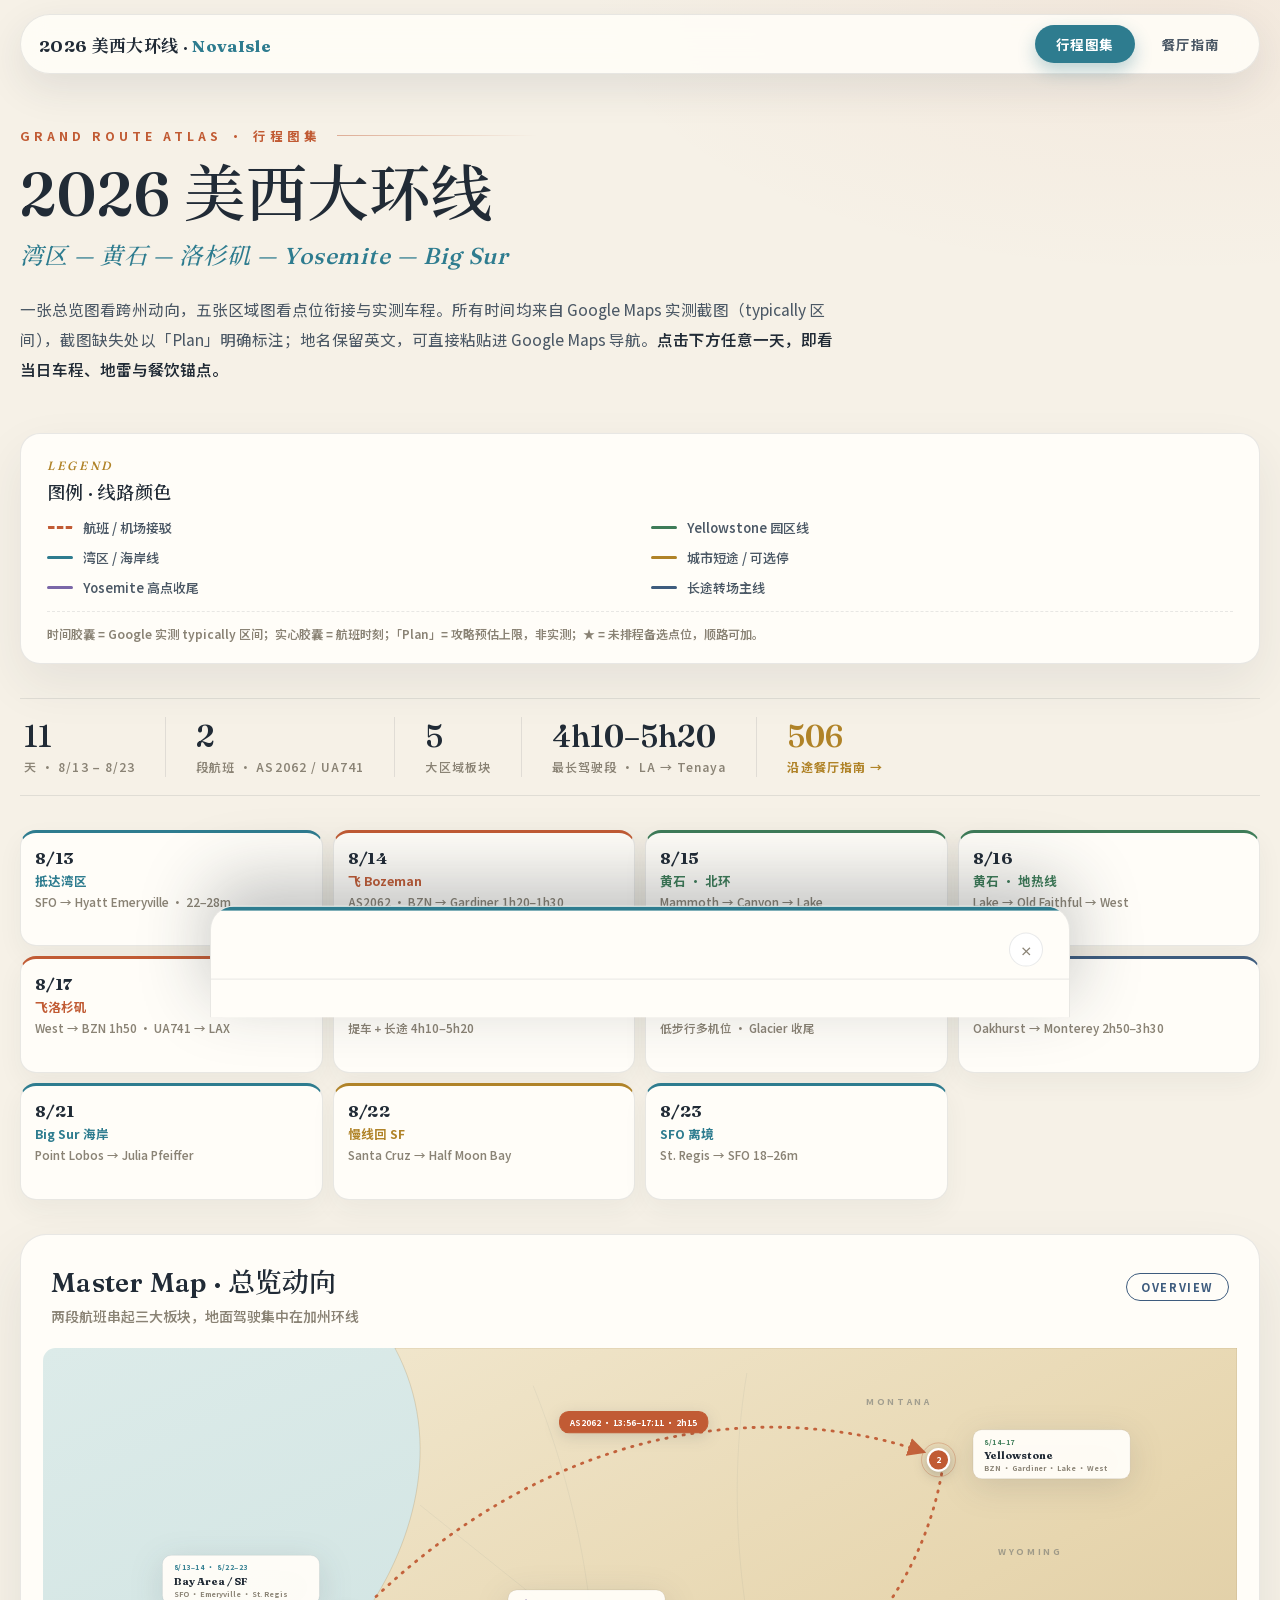
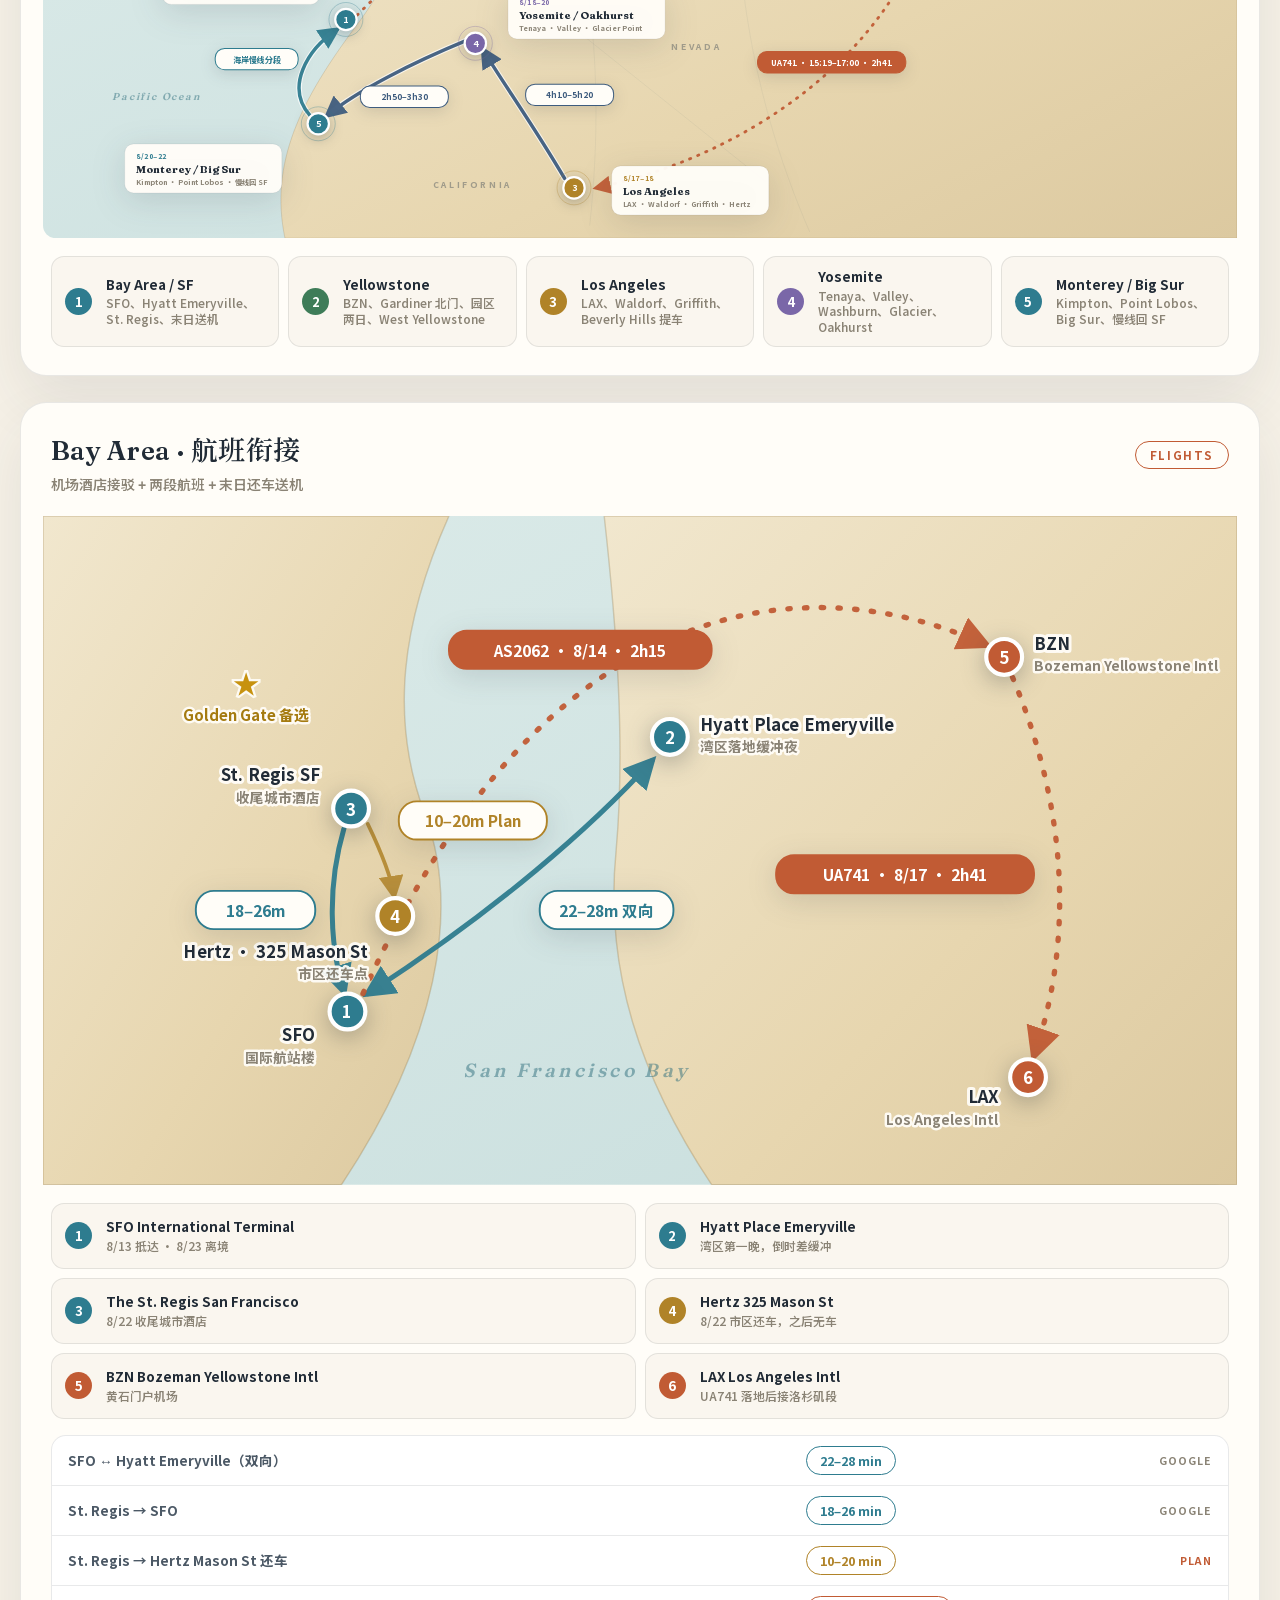
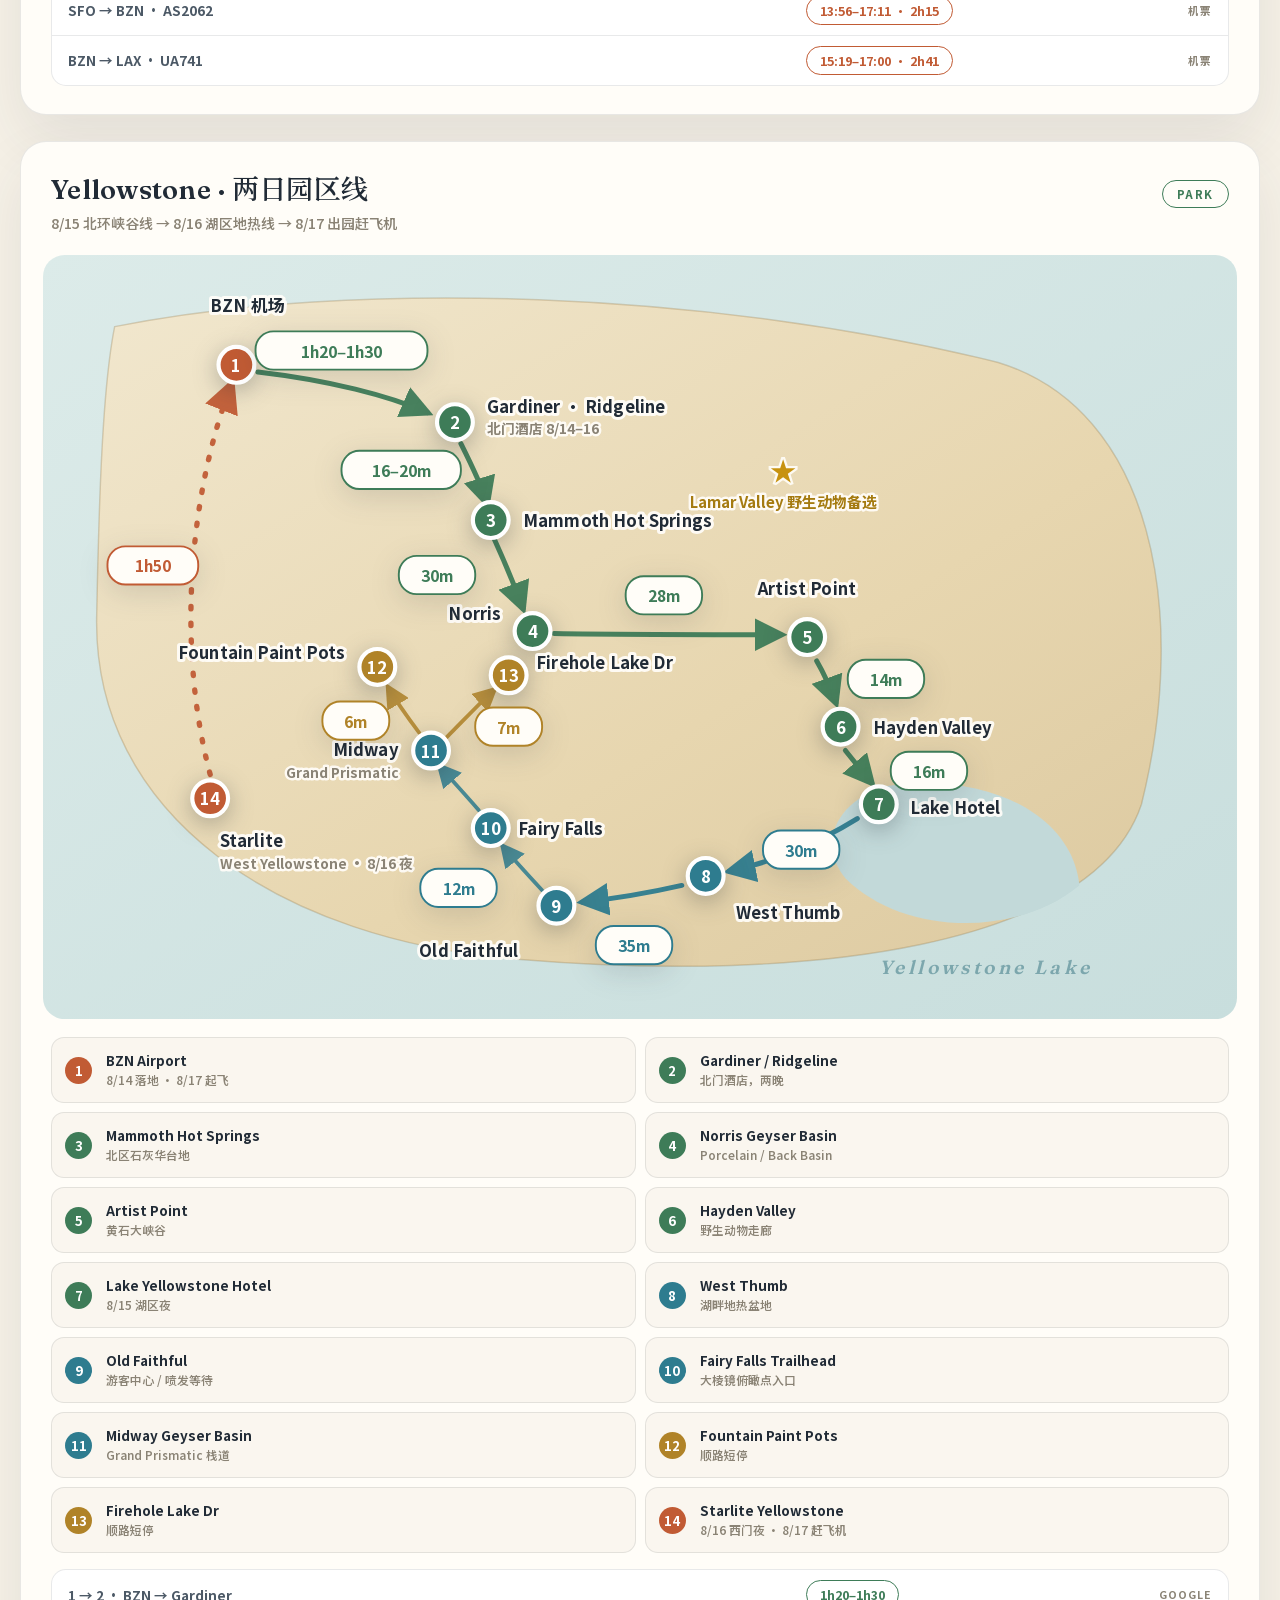
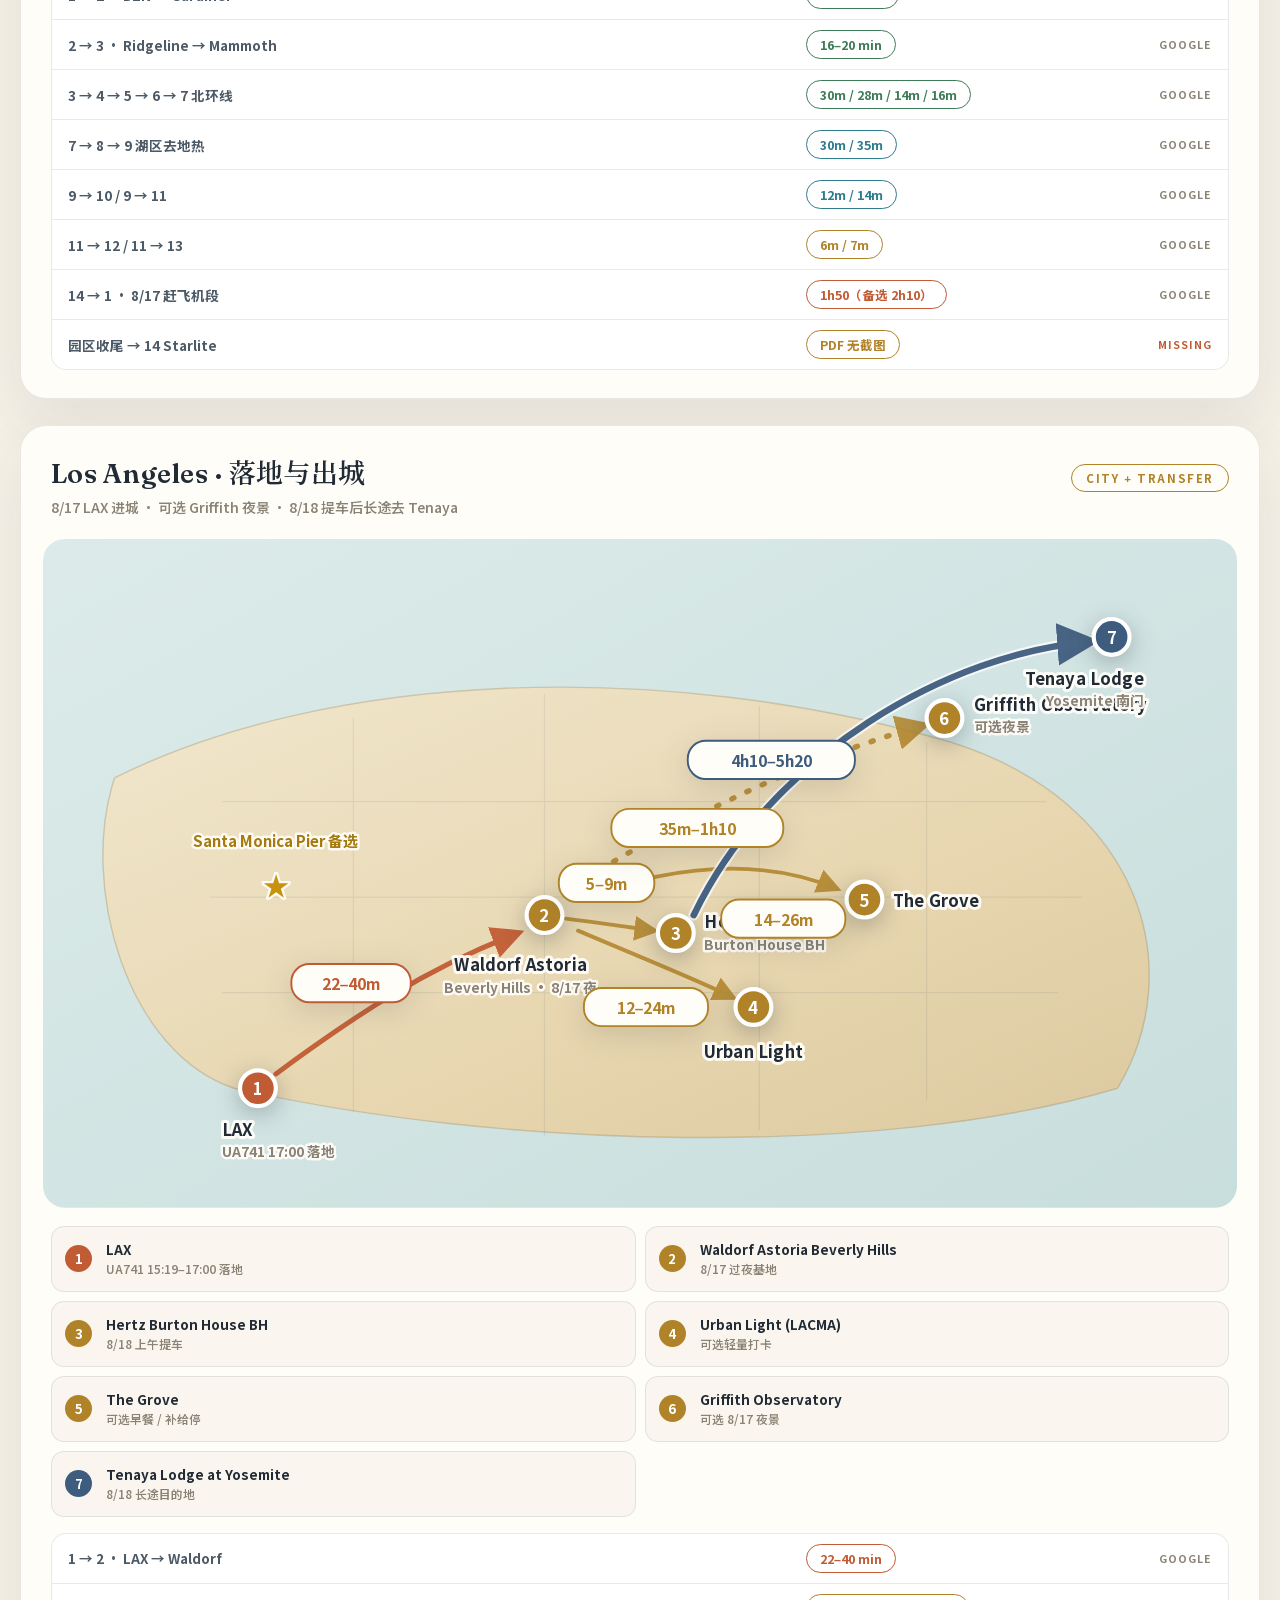
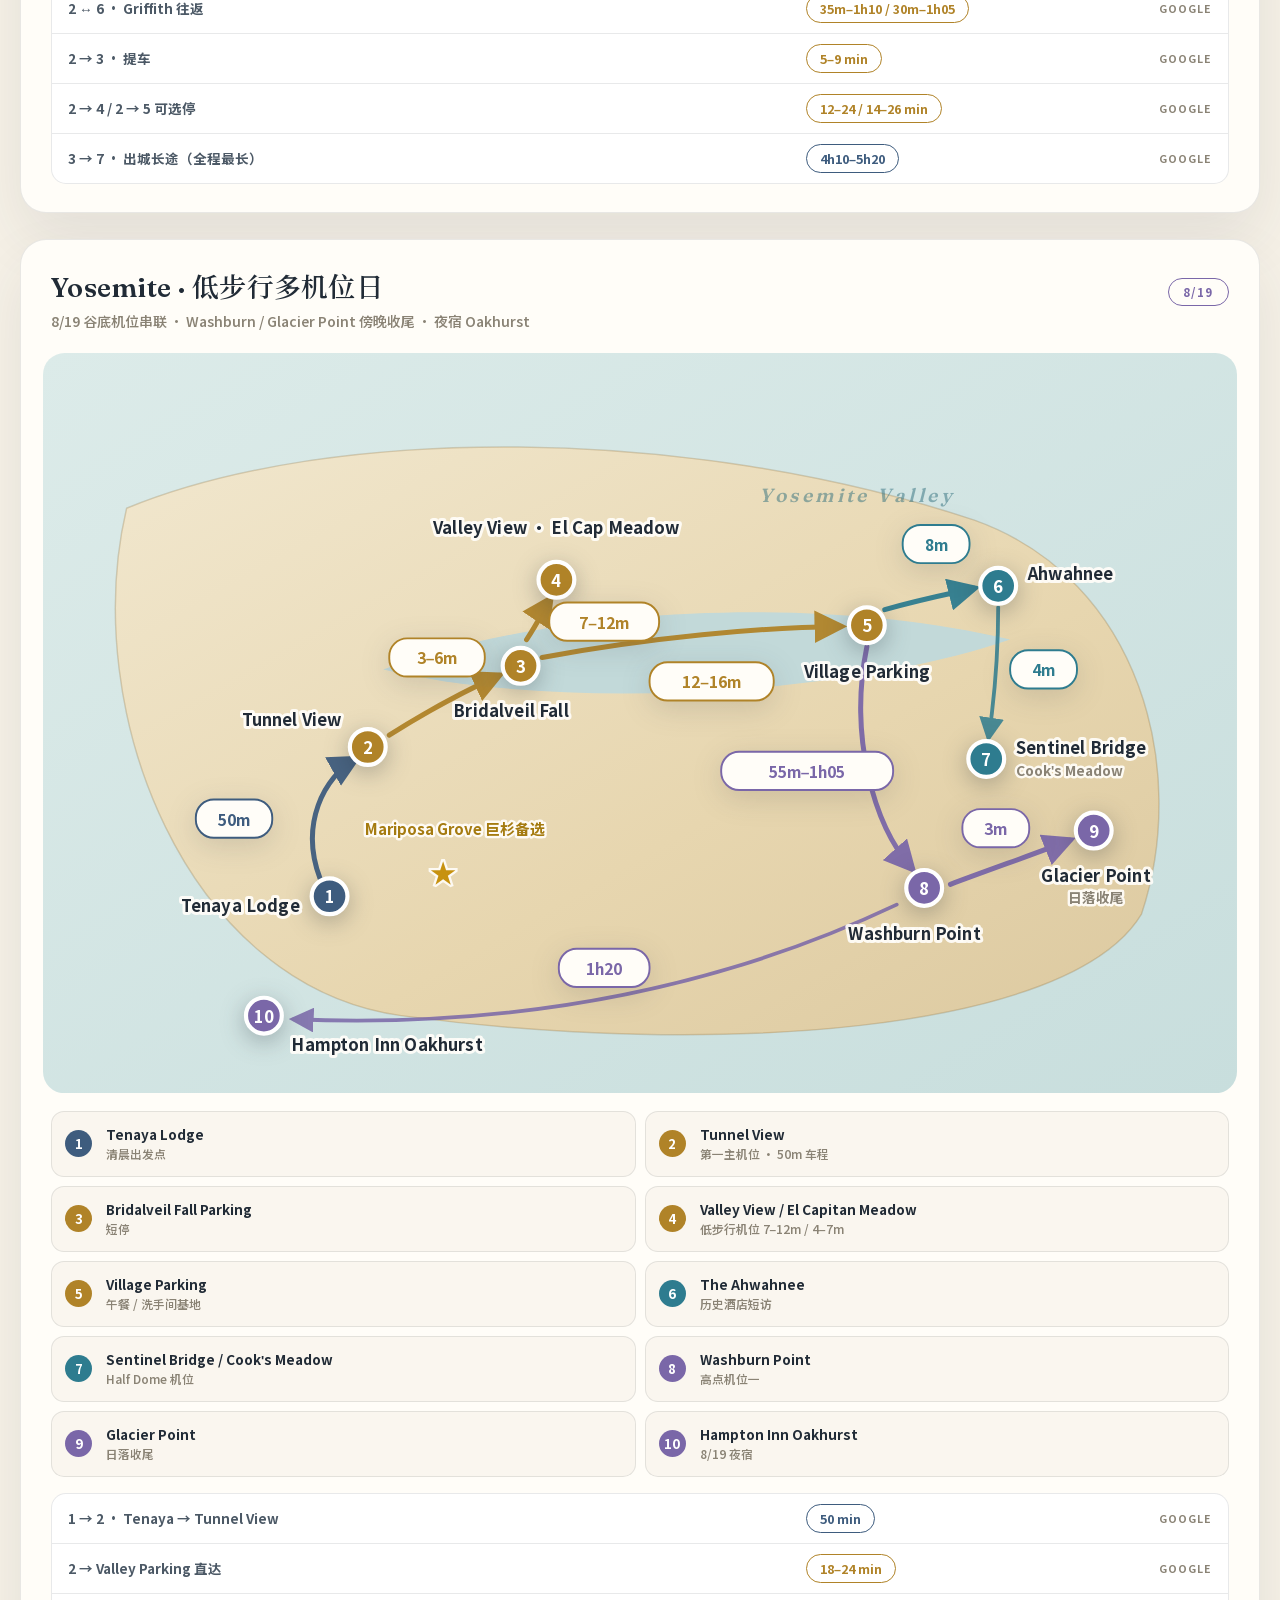
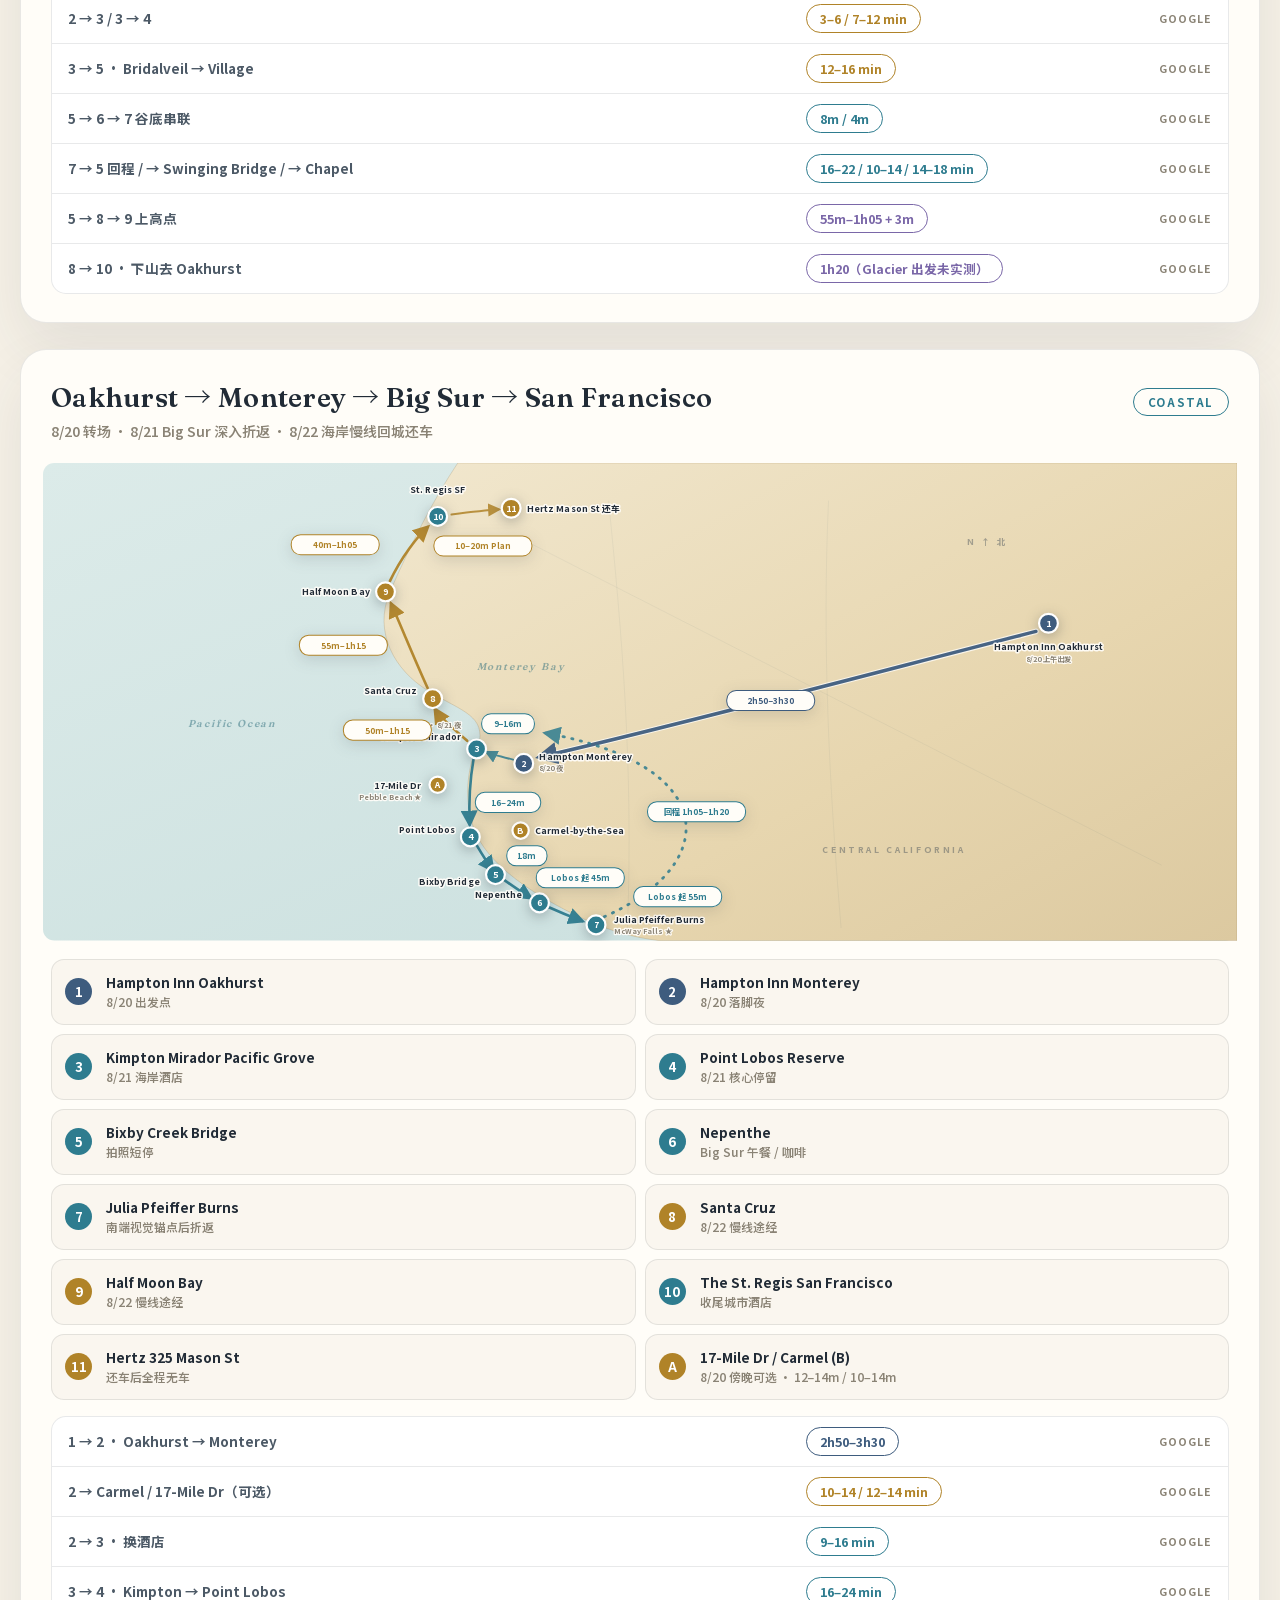
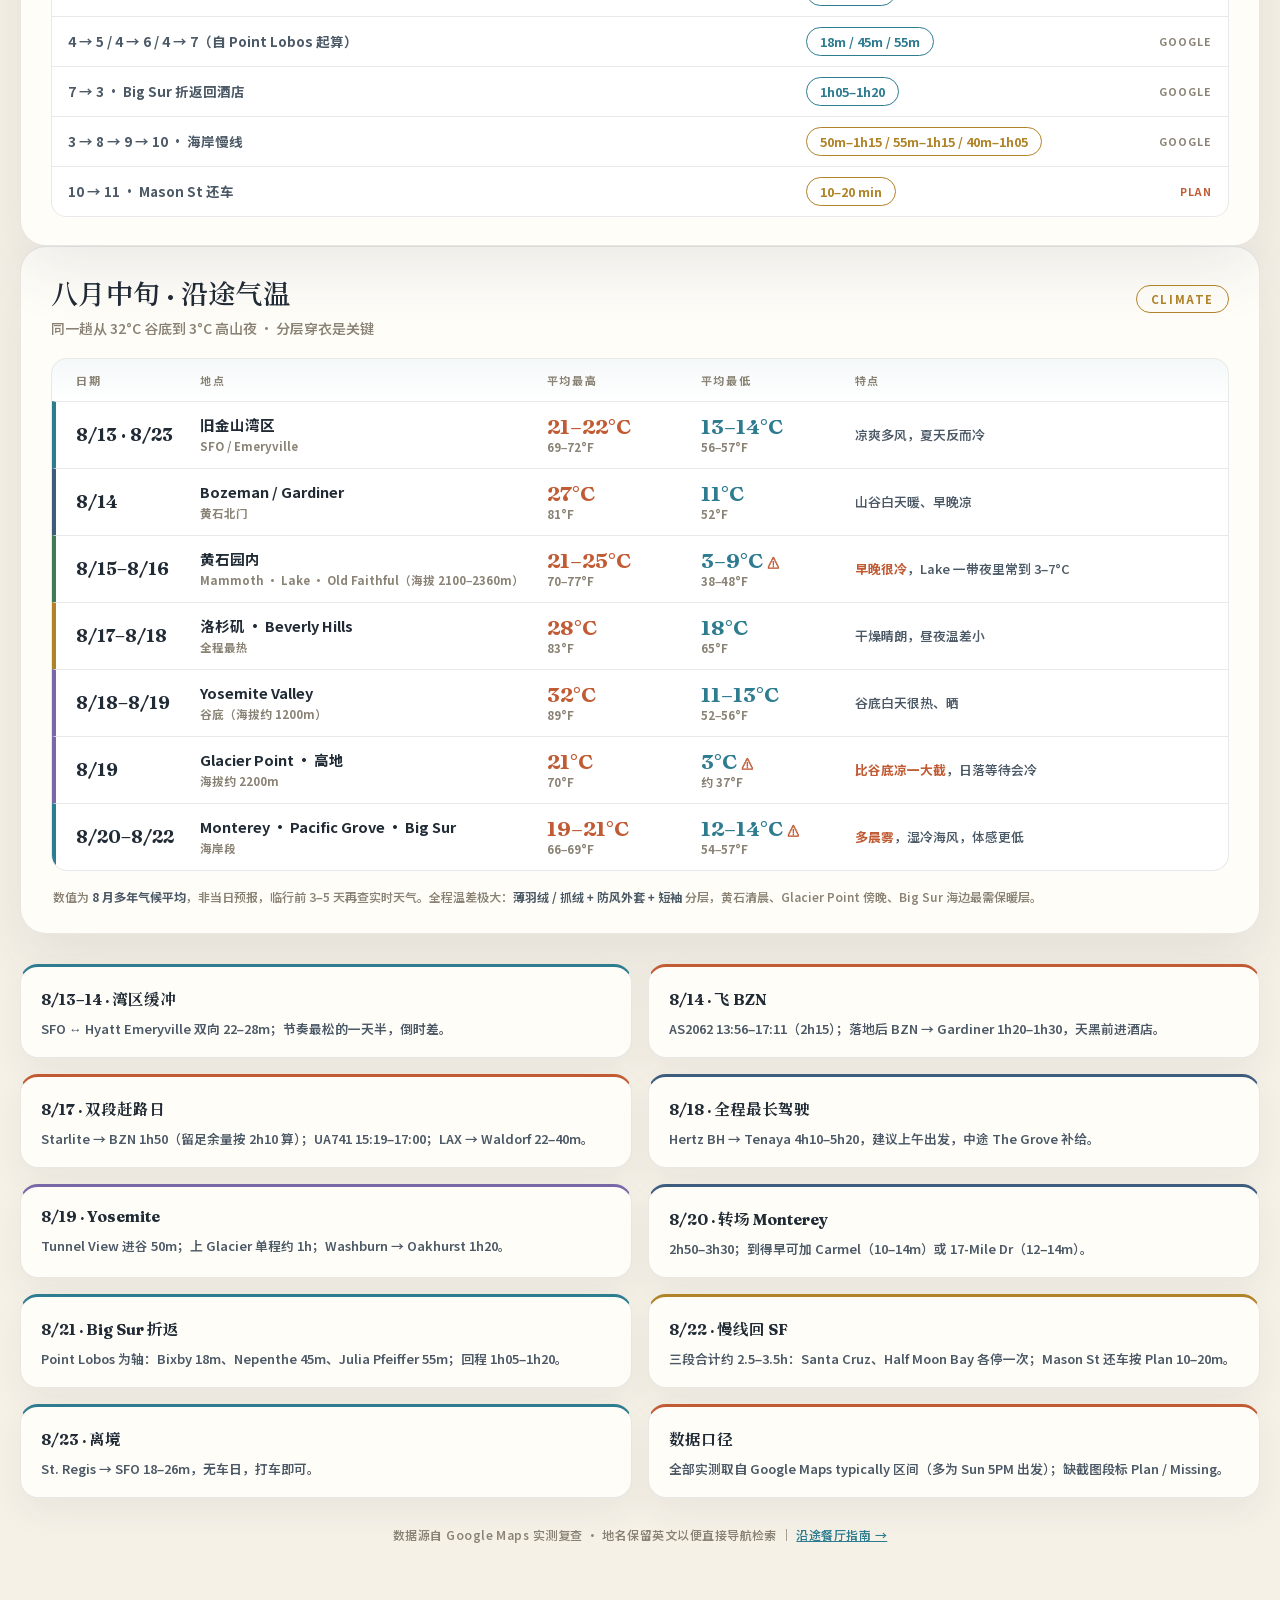
<file: map/index.html>
<!doctype html>
<html lang="zh-CN">
<head>
  <meta charset="utf-8">
  <meta name="viewport" content="width=device-width, initial-scale=1">
  <meta name="robots" content="noindex, nofollow">
  <title>2026 美西大环线 · 行程图集</title>
  <link rel="icon" href="data:image/svg+xml,<svg xmlns=%22http://www.w3.org/2000/svg%22 viewBox=%220 0 100 100%22><text y=%22.9em%22 font-size=%2290%22>🧭</text></svg>">
  <link rel="stylesheet" href="/map/assets/fonts/fonts.css">
  <style>
    :root {
      --paper: #F6F1E7;
      --panel: #FFFDF8;
      --ink: #212B36;
      --ink-soft: #4C5966;
      --muted: #8A8375;
      --hair: rgba(33,43,54,.10);
      --sea: #D3E5E3;
      --sea-deep: #C2D9D9;
      --land: #EFE4C9;
      --land-deep: #DCC9A0;

      --flight: #C15B34;    /* 航班 terracotta */
      --park: #3E7C58;      /* 黄石 forest */
      --coast: #2E7C8F;     /* 湾区/海岸 teal */
      --city: #B08328;      /* 城市机动 amber */
      --high: #7A67A8;      /* Yosemite 高点 plum */
      --transfer: #3E5C7E;  /* 长途转场 steel */

      --serif: "Fraunces", "Noto Serif SC", "Songti SC", serif;
      --sans: "Noto Sans SC", "PingFang SC", "Hiragino Sans GB", -apple-system, sans-serif;
    }

    * { box-sizing: border-box; }

    body {
      margin: 0;
      color: var(--ink);
      background:
        radial-gradient(1200px 500px at 12% -4%, rgba(46,124,143,.07), transparent 60%),
        radial-gradient(1000px 460px at 92% 0%, rgba(193,91,52,.06), transparent 60%),
        var(--paper);
      font-family: var(--sans);
      font-size: 15px;
    }

    .page {
      width: min(2200px, calc(100vw - 40px));
      margin: 0 auto;
      padding: 52px 0 72px;
    }

    /* ---------- Hero ---------- */
    .hero { margin-bottom: 34px; }
    body { font-optical-sizing: auto; text-rendering: optimizeLegibility; -webkit-font-smoothing: antialiased; }
    ::selection { background: rgba(46,124,143,.18); }

    .eyebrow {
      display: flex;
      align-items: center;
      gap: 16px;
      margin: 0 0 18px;
      color: var(--flight);
      font-size: 12.5px;
      font-weight: 700;
      letter-spacing: .32em;
      text-transform: uppercase;
    }

    .eyebrow::after {
      content: "";
      flex: 0 1 200px;
      height: 1px;
      background: linear-gradient(90deg, rgba(193,91,52,.45), transparent);
    }

    h1 {
      margin: 0;
      font-family: var(--serif);
      font-weight: 560;
      font-size: clamp(46px, 4.8vw, 88px);
      line-height: 1.02;
      letter-spacing: .015em;
    }

    .hero-sub {
      margin: 14px 0 0;
      font-family: var(--serif);
      font-weight: 500;
      font-style: italic;
      color: var(--coast);
      font-size: clamp(19px, 1.8vw, 28px);
      letter-spacing: .04em;
      line-height: 1.4;
    }

    .hero-row {
      display: grid;
      grid-template-columns: minmax(0, 1fr) 440px;
      gap: 48px;
      align-items: center;
    }

    .intro {
      max-width: 820px;
      margin: 22px 0 0;
      color: var(--ink-soft);
      font-size: 15.5px;
      font-weight: 420;
      line-height: 1.95;
    }

    .intro b { color: var(--ink); font-weight: 550; }

    .hero-band {
      display: flex;
      flex-wrap: wrap;
      margin-top: 34px;
      padding: 18px 4px;
      border-top: 1px solid var(--hair);
      border-bottom: 1px solid var(--hair);
    }

    .stat {
      padding: 2px 30px 2px 0;
      margin-right: 30px;
      border-right: 1px solid var(--hair);
      text-decoration: none;
      color: inherit;
    }

    .stat:last-child { border-right: 0; margin-right: 0; }

    .stat b {
      display: block;
      font-family: var(--serif);
      font-weight: 540;
      font-size: 31px;
      line-height: 1.1;
      font-variant-numeric: proportional-nums;
    }

    .stat span {
      display: block;
      margin-top: 5px;
      color: var(--muted);
      font-size: 12px;
      font-weight: 560;
      letter-spacing: .09em;
    }

    .stat-link b { color: var(--city); }
    .stat-link span { color: var(--city); font-weight: 700; }
    .stat-link:hover b { text-decoration: underline; text-underline-offset: 5px; }

    /* ---------- Legend ---------- */
    .legend {
      border: 1px solid var(--hair);
      border-radius: 20px;
      background: var(--panel);
      box-shadow: 0 20px 50px rgba(40,52,66,.08);
      padding: 24px 26px 20px;
    }

    .legend h2 {
      margin: 0 0 14px;
      font-family: var(--serif);
      font-weight: 600;
      font-size: 18px;
      letter-spacing: .02em;
    }

    .legend h2 i {
      display: block;
      margin-bottom: 5px;
      font-family: var(--serif);
      font-style: italic;
      font-weight: 500;
      font-size: 12px;
      color: var(--city);
      letter-spacing: .22em;
      text-transform: uppercase;
    }

    .legend-grid {
      display: grid;
      grid-template-columns: 1fr 1fr;
      gap: 11px 22px;
    }

    .legend-row {
      display: flex;
      align-items: center;
      gap: 10px;
      color: var(--ink-soft);
      font-size: 13px;
      font-weight: 560;
    }

    .lg-line {
      width: 26px;
      height: 0;
      border-top: 3.5px solid var(--c);
      border-radius: 3px;
      flex: none;
    }

    .lg-line.dash { border-top-style: dashed; }

    .legend-note {
      margin: 14px 0 0;
      padding-top: 12px;
      border-top: 1px dashed var(--hair);
      color: var(--muted);
      font-size: 12px;
      line-height: 1.6;
      font-weight: 600;
    }

    /* ---------- Timeline ---------- */
    .timeline {
      display: grid;
      grid-template-columns: repeat(11, minmax(0, 1fr));
      gap: 10px;
      margin: 30px 0 34px;
    }

    .day {
      position: relative;
      border: 1px solid var(--hair);
      border-radius: 16px;
      background: var(--panel);
      padding: 14px 14px 13px;
      box-shadow: 0 10px 26px rgba(40,52,66,.05);
      border-top: 3px solid var(--c, var(--coast));
    }

    .day b {
      display: block;
      font-family: var(--serif);
      font-weight: 700;
      font-size: 17px;
      letter-spacing: .02em;
    }

    .day i {
      display: block;
      margin-top: 5px;
      font-style: normal;
      font-size: 12.5px;
      font-weight: 700;
      line-height: 1.35;
    }

    .day span {
      display: block;
      margin-top: 4px;
      color: var(--muted);
      font-size: 11.5px;
      font-weight: 560;
      line-height: 1.45;
    }

    /* ---------- Panels ---------- */
    .atlas-grid {
      display: grid;
      grid-template-columns: 1fr 1fr;
      gap: 26px;
      align-items: stretch;
    }

    .panel {
      display: flex;
      flex-direction: column;
      border: 1px solid var(--hair);
      border-radius: 26px;
      background: var(--panel);
      box-shadow: 0 26px 60px rgba(40,52,66,.09);
      overflow: hidden;
    }

    .panel.wide { grid-column: 1 / -1; }

    .panel-head {
      display: flex;
      justify-content: space-between;
      align-items: baseline;
      gap: 20px;
      padding: 26px 30px 16px;
    }

    .panel-title {
      margin: 0;
      font-family: var(--serif);
      font-weight: 600;
      font-size: 27px;
      letter-spacing: .01em;
    }

    .panel-sub {
      margin: 6px 0 0;
      color: var(--muted);
      font-size: 14px;
      font-weight: 560;
    }

    .panel-tag {
      flex: none;
      color: var(--tag, var(--coast));
      border: 1.5px solid currentColor;
      border-radius: 999px;
      padding: 5px 14px;
      font-size: 11.5px;
      font-weight: 700;
      letter-spacing: .14em;
      text-transform: uppercase;
      white-space: nowrap;
    }

    .map-wrap { padding: 6px 22px 4px; overflow-x: auto; }

    svg { display: block; width: 100%; height: auto; }

    /* ---------- SVG pieces ---------- */
    .map-bg { fill: url(#seaGrad); }
    .land { fill: url(#landGrad); stroke: rgba(140,112,62,.28); stroke-width: 1.2; }
    .water { fill: var(--sea-deep); }
    .grid-line { fill: none; stroke: rgba(46,74,92,.09); stroke-width: 1; }

    .geo-label {
      fill: rgba(60,72,84,.42);
      font-family: var(--sans);
      font-size: 14px;
      font-weight: 700;
      letter-spacing: .30em;
      text-transform: uppercase;
    }

    .geo-label.water-name {
      fill: rgba(46,110,124,.50);
      font-style: italic;
      font-family: var(--serif);
      font-weight: 600;
      letter-spacing: .18em;
      text-transform: none;
      font-size: 16px;
    }

    .route {
      fill: none;
      stroke: var(--c);
      stroke-width: 5.5;
      stroke-linecap: round;
      stroke-linejoin: round;
      opacity: .94;
    }

    .route.casing {
      stroke: #fff;
      stroke-width: 9;
      opacity: .75;
    }

    .route.thin { stroke-width: 4.2; }
    .route.hair { stroke-width: 3.2; opacity: .85; }
    .route.dash { stroke-dasharray: 2 12; stroke-width: 4.5; stroke-linecap: round; }

    .pin { --p: var(--coast); }

    .pin circle.dot {
      fill: var(--p);
      stroke: #fff;
      stroke-width: 3.5;
      filter: drop-shadow(0 5px 10px rgba(33,43,54,.30));
    }

    .pin circle.halo {
      fill: none;
      stroke: var(--p);
      stroke-width: 1.4;
      opacity: .35;
    }

    .pin text {
      fill: #fff;
      font-family: var(--sans);
      font-size: 14px;
      font-weight: 700;
      text-anchor: middle;
      dominant-baseline: central;
    }

    .pin.flight { --p: var(--flight); }
    .pin.park { --p: var(--park); }
    .pin.coast { --p: var(--coast); }
    .pin.city { --p: var(--city); }
    .pin.high { --p: var(--high); }
    .pin.transfer { --p: var(--transfer); }

    .pin-label {
      fill: var(--ink);
      font-family: var(--sans);
      font-size: 14px;
      font-weight: 700;
      letter-spacing: .01em;
      paint-order: stroke;
      stroke: rgba(255,253,248,.92);
      stroke-width: 5px;
      stroke-linejoin: round;
    }

    .pin-label.mid { text-anchor: middle; }
    .pin-label.end { text-anchor: end; }

    .pin-sub {
      fill: var(--muted);
      font-family: var(--sans);
      font-size: 11.5px;
      font-weight: 700;
      paint-order: stroke;
      stroke: rgba(255,253,248,.92);
      stroke-width: 4px;
      stroke-linejoin: round;
    }

    .pin-sub.mid { text-anchor: middle; }
    .pin-sub.end { text-anchor: end; }

    .tpill rect {
      fill: #FFFDF8;
      stroke: var(--c);
      stroke-width: 1.6;
      rx: 15;
      filter: drop-shadow(0 6px 12px rgba(33,43,54,.14));
    }

    .tpill text {
      fill: var(--c);
      font-family: var(--sans);
      font-size: 13px;
      font-weight: 700;
      text-anchor: middle;
      dominant-baseline: central;
    }

    .tpill.solid rect { fill: var(--c); }
    .tpill.solid text { fill: #fff; }

    .mini-card rect {
      fill: rgba(255,253,248,.96);
      stroke: var(--hair);
      rx: 14;
      filter: drop-shadow(0 12px 26px rgba(33,43,54,.14));
    }

    .mini-card .mc-title {
      fill: var(--ink);
      font-family: var(--serif);
      font-size: 17px;
      font-weight: 700;
    }

    .mini-card .mc-sub {
      fill: var(--muted);
      font-family: var(--sans);
      font-size: 11.5px;
      font-weight: 700;
    }

    .star {
      fill: #C7920F;
      font-size: 22px;
      font-family: var(--sans);
      text-anchor: middle;
      dominant-baseline: central;
      paint-order: stroke;
      stroke: rgba(255,253,248,.9);
      stroke-width: 4px;
    }

    .star-label {
      fill: #A57B10;
      font-family: var(--sans);
      font-size: 12.5px;
      font-weight: 700;
      text-anchor: middle;
      paint-order: stroke;
      stroke: rgba(255,253,248,.92);
      stroke-width: 4px;
      stroke-linejoin: round;
    }

    .mini-card .mc-date {
      fill: var(--c, var(--coast));
      font-family: var(--sans);
      font-size: 11px;
      font-weight: 700;
      letter-spacing: .08em;
    }

    /* ---------- Key & tables ---------- */
    .key { padding: 14px 30px 28px; flex: 1; display: flex; flex-direction: column; }

    .key-grid {
      display: grid;
      grid-template-columns: repeat(3, minmax(0, 1fr));
      gap: 9px;
    }

    .key-grid.two { grid-template-columns: repeat(2, minmax(0, 1fr)); }

    .key-item {
      display: grid;
      grid-template-columns: 30px minmax(0, 1fr);
      gap: 11px;
      align-items: center;
      padding: 11px 13px;
      border: 1px solid var(--hair);
      border-radius: 13px;
      background: rgba(246,241,231,.55);
      min-height: 66px;
    }

    .key-item .num {
      display: grid;
      place-items: center;
      width: 27px;
      height: 27px;
      margin: 0;
      flex: none;
      border-radius: 99px;
      color: #fff;
      background: var(--nc, var(--coast));
      font-family: var(--sans);
      font-size: 13px;
      line-height: 1;
      font-weight: 700;
      font-variant-numeric: tabular-nums;
    }

    .key-item strong {
      display: block;
      font-size: 13.5px;
      font-weight: 700;
      line-height: 1.25;
      overflow-wrap: anywhere;
    }

    .key-item div > span {
      display: block;
      margin-top: 3px;
      color: var(--muted);
      font-size: 11.8px;
      line-height: 1.35;
      font-weight: 560;
      overflow-wrap: anywhere;
    }

    .segment-table {
      margin-top: 16px;
      border: 1px solid var(--hair);
      border-radius: 15px;
      overflow: hidden;
      background: #fff;
    }

    .segment-row {
      display: grid;
      grid-template-columns: minmax(0, 1fr) 300px 92px;
      gap: 14px;
      align-items: center;
      padding: 10px 16px;
      border-top: 1px solid var(--hair);
      font-size: 13.5px;
      font-weight: 700;
      color: var(--ink-soft);
      min-height: 48px;
    }

    .segment-row:first-child { border-top: 0; }

    .badge {
      justify-self: start;
      color: var(--c);
      border: 1.5px solid var(--c);
      border-radius: 999px;
      padding: 4px 13px;
      font-size: 12.5px;
      font-weight: 700;
      white-space: nowrap;
    }

    .source {
      justify-self: end;
      color: var(--muted);
      font-size: 10.5px;
      font-weight: 700;
      text-transform: uppercase;
      letter-spacing: .10em;
    }

    .source.warn { color: var(--flight); }

    /* ---------- Summary ---------- */
    .summary {
      display: grid;
      grid-template-columns: repeat(5, minmax(0, 1fr));
      gap: 16px;
      margin-top: 30px;
    }

    .card {
      padding: 20px 20px 18px;
      border-radius: 18px;
      border: 1px solid var(--hair);
      background: var(--panel);
      box-shadow: 0 14px 34px rgba(40,52,66,.06);
      border-top: 3px solid var(--c, var(--coast));
    }

    .card strong {
      display: block;
      margin-bottom: 8px;
      font-family: var(--serif);
      font-weight: 700;
      font-size: 15.5px;
    }

    .card span {
      color: var(--ink-soft);
      font-size: 12.8px;
      line-height: 1.65;
      font-weight: 600;
    }

    .footer {
      margin-top: 28px;
      color: var(--muted);
      text-align: center;
      font-size: 12px;
      font-weight: 560;
      letter-spacing: .04em;
    }

    @media (max-width: 1400px) {
      .timeline { grid-template-columns: repeat(4, minmax(0, 1fr)); }
      .hero-row { grid-template-columns: 1fr; }
      .atlas-grid { grid-template-columns: 1fr; }
      .map-wrap svg { min-width: 940px; }
      .summary { grid-template-columns: repeat(2, minmax(0, 1fr)); }
      .key-grid { grid-template-columns: repeat(2, minmax(0, 1fr)); }
    }

    @media (max-width: 720px) {
      body { font-size: 14px; }

      .page {
        width: min(100% - 22px, 560px);
        padding: 34px 0 44px;
      }

      .hero { margin-bottom: 22px; }

      .eyebrow {
        font-size: 11px;
        letter-spacing: .22em;
        line-height: 1.5;
      }

      h1 {
        font-size: clamp(32px, 10.5vw, 41px);
        line-height: 1.03;
      }

      .intro {
        margin-top: 16px;
        font-size: 14.5px;
        line-height: 1.75;
      }

      .hero-band { padding: 14px 0; margin-top: 24px; }
      .stat { padding-right: 18px; margin-right: 18px; margin-bottom: 10px; }
      .stat b { font-size: 24px; }
      .stat span { font-size: 10.5px; line-height: 1.35; }
      .hero-sub { font-size: 17px; }

      .legend {
        border-radius: 18px;
        padding: 20px 20px 18px;
      }

      .legend h2 { font-size: 18px; }

      .legend-grid {
        grid-template-columns: 1fr;
        gap: 10px;
      }

      .legend-row {
        font-size: 13px;
        line-height: 1.35;
      }

      .legend-note { font-size: 11.5px; }

      .timeline {
        grid-template-columns: repeat(2, minmax(0, 1fr));
        gap: 10px;
        margin: 24px 0;
      }

      .day {
        border-radius: 14px;
        padding: 13px 13px 12px;
        min-height: 108px;
      }

      .day b { font-size: 19px; }
      .day i { font-size: 12px; }
      .day span { font-size: 11px; }

      .atlas-grid { gap: 18px; }

      .panel { border-radius: 18px; }

      .panel-head {
        display: grid;
        grid-template-columns: minmax(0, 1fr);
        gap: 10px;
        padding: 20px 18px 12px;
      }

      .panel-title { font-size: 22px; line-height: 1.12; }
      .panel-sub { font-size: 12.5px; line-height: 1.45; }

      .panel-tag {
        justify-self: start;
        font-size: 10px;
        letter-spacing: .10em;
      }

      .map-wrap {
        padding: 4px 12px 2px;
        -webkit-overflow-scrolling: touch;
        scrollbar-width: thin;
      }

      .map-wrap svg { min-width: 820px; }
      .panel.wide .map-wrap svg { min-width: 980px; }

      .key { padding: 12px 14px 20px; }

      .key-grid,
      .key-grid.two,
      .key-grid[style] {
        grid-template-columns: 1fr !important;
        gap: 8px;
      }

      .key-item {
        grid-template-columns: 29px minmax(0, 1fr);
        gap: 10px;
        min-height: 58px;
        padding: 10px 11px;
        border-radius: 12px;
      }

      .key-item strong { font-size: 13px; }
      .key-item div > span { font-size: 11.4px; }

      .segment-table {
        margin-top: 12px;
        border-radius: 13px;
      }

      .segment-row {
        grid-template-columns: 1fr;
        gap: 7px;
        align-items: start;
        min-height: 0;
        padding: 11px 13px;
        font-size: 12.5px;
        line-height: 1.45;
      }

      .badge {
        white-space: normal;
        line-height: 1.25;
        padding: 4px 10px;
        font-size: 11.5px;
      }

      .source {
        justify-self: start;
        font-size: 9.5px;
      }

      .summary {
        grid-template-columns: 1fr;
        gap: 10px;
        margin-top: 22px;
      }

      .card {
        border-radius: 15px;
        padding: 16px 16px 15px;
      }

      .footer {
        margin-top: 22px;
        font-size: 10.5px;
        line-height: 1.5;
      }
    }

    /* ---------- Top nav (tabs) ---------- */
    .topnav {
      position: sticky; top: 14px; z-index: 80;
      display: flex; align-items: center; gap: 18px;
      width: min(2200px, calc(100vw - 40px));
      margin: 14px auto 0;
      padding: 10px 18px;
      border: 1px solid var(--hair); border-radius: 999px;
      background: rgba(255,253,248,.88);
      backdrop-filter: blur(12px); -webkit-backdrop-filter: blur(12px);
      box-shadow: 0 14px 40px rgba(40,52,66,.10);
    }
    .topnav .brand { font-family: var(--serif); font-weight: 700; font-size: 17px; letter-spacing: .02em; white-space: nowrap; }
    .topnav .brand em { font-style: normal; color: var(--coast); }
    .tabbar { display: flex; gap: 6px; margin-left: auto; }
    .tabbar a {
      display: inline-block; padding: 8px 20px; border-radius: 999px;
      color: var(--ink-soft); text-decoration: none;
      font-size: 13.5px; font-weight: 700; letter-spacing: .04em;
      border: 1.5px solid transparent; transition: all .18s ease;
    }
    .tabbar a:hover { color: var(--coast); }
    .tabbar a.active { color: #fff; background: var(--coast); box-shadow: 0 8px 18px rgba(46,124,143,.32); }

    /* ---------- Interactive timeline ---------- */
    .timeline .day { cursor: pointer; transition: transform .16s ease, box-shadow .16s ease; }
    .timeline .day:hover { transform: translateY(-3px); box-shadow: 0 16px 34px rgba(40,52,66,.13); }
    .timeline .day::after {
      content: "点击看当日详情 ↓";
      display: block; margin-top: 7px;
      color: var(--c, var(--coast)); opacity: 0;
      font-size: 10px; font-weight: 700; letter-spacing: .06em;
      transition: opacity .16s ease;
    }
    .timeline .day:hover::after { opacity: .85; }
    .timeline .day.selected { outline: 2px solid var(--c, var(--coast)); outline-offset: 1px; }

    /* ---------- Day drawer ---------- */
    .drawer-mask {
      position: fixed; inset: 0; z-index: 90;
      background: rgba(33,43,54,.34);
      backdrop-filter: blur(2px); -webkit-backdrop-filter: blur(2px);
      opacity: 0; pointer-events: none; transition: opacity .22s ease;
    }
    .drawer-mask.open { opacity: 1; pointer-events: auto; }
    .drawer {
      position: fixed; left: 50%; bottom: 0; z-index: 95;
      width: min(860px, calc(100vw - 24px));
      max-height: min(76vh, 720px);
      transform: translate(-50%, 105%);
      transition: transform .28s cubic-bezier(.32,.72,.28,1);
      border: 1px solid var(--hair); border-bottom: 0;
      border-radius: 24px 24px 0 0;
      background: var(--panel);
      box-shadow: 0 -24px 70px rgba(33,43,54,.28);
      display: flex; flex-direction: column;
      overflow: hidden;
    }
    .drawer.open { transform: translate(-50%, 0); }
    .drawer-head {
      flex: none; display: flex; align-items: baseline; gap: 14px;
      padding: 22px 26px 12px;
      border-bottom: 1px solid var(--hair);
      border-top: 4px solid var(--dc, var(--coast));
    }
    .drawer-head b { font-family: var(--serif); font-weight: 700; font-size: 26px; }
    .drawer-head i { font-style: normal; color: var(--dc, var(--coast)); font-size: 14px; font-weight: 700; }
    .drawer-head span { color: var(--muted); font-size: 12.5px; font-weight: 700; }
    .drawer-close {
      margin-left: auto; flex: none; cursor: pointer;
      width: 34px; height: 34px; border-radius: 99px;
      border: 1px solid var(--hair); background: #fff;
      display: grid; place-items: center;
      color: var(--ink-soft); font-size: 15px; font-weight: 700;
    }
    .drawer-body { overflow-y: auto; padding: 16px 26px 22px; }
    .drawer-sec { margin: 0 0 16px; }
    .drawer-sec h4 {
      margin: 0 0 9px; color: var(--muted);
      font-size: 11px; font-weight: 700; letter-spacing: .16em; text-transform: uppercase;
    }
    .seg-list { display: flex; flex-direction: column; gap: 7px; }
    .seg {
      display: flex; justify-content: space-between; align-items: center; gap: 14px;
      border: 1px solid var(--hair); border-radius: 12px; background: rgba(246,241,231,.55);
      padding: 9px 14px; font-size: 13px; font-weight: 700; color: var(--ink-soft);
    }
    .seg em {
      flex: none; font-style: normal; color: var(--dc, var(--coast));
      border: 1.5px solid currentColor; border-radius: 999px;
      padding: 3px 12px; font-size: 12px; font-weight: 700; white-space: nowrap;
    }
    .drawer-mine {
      border: 1.5px solid rgba(178,59,46,.34); border-left: 5px solid #B23B2E;
      border-radius: 12px; background: rgba(178,59,46,.05);
      padding: 11px 15px; color: #8E2F24;
      font-size: 12.8px; font-weight: 540; line-height: 1.65;
    }
    .drawer-food {
      border: 1px solid var(--hair); border-left: 5px solid var(--city);
      border-radius: 12px; background: rgba(176,131,40,.06);
      padding: 12px 15px; color: var(--ink-soft);
      font-size: 13px; font-weight: 560; line-height: 1.7;
    }
    .drawer-food b { color: var(--ink); font-weight: 700; }
    .drawer-actions { display: flex; gap: 10px; flex-wrap: wrap; margin-top: 4px; }
    .drawer-btn {
      display: inline-block; cursor: pointer; text-decoration: none;
      border-radius: 999px; padding: 9px 20px;
      font-size: 13px; font-weight: 700; letter-spacing: .03em;
      transition: all .16s ease;
    }
    .drawer-btn.primary { color: #fff; background: var(--dc, var(--coast)); box-shadow: 0 8px 20px rgba(33,43,54,.20); }
    .drawer-btn.primary:hover { filter: brightness(1.06); }
    .drawer-btn.ghost { color: var(--dc, var(--coast)); border: 1.5px solid currentColor; background: #fff; }

    /* ---------- Pin tooltip ---------- */
    svg .pin { cursor: pointer; }
    svg .pin:hover circle.dot { stroke-width: 5; }
    .pin-tip {
      position: fixed; z-index: 99; pointer-events: none;
      max-width: 300px;
      border: 1px solid var(--hair); border-radius: 13px;
      background: rgba(255,253,248,.98);
      box-shadow: 0 16px 40px rgba(33,43,54,.22);
      padding: 11px 14px 10px;
      opacity: 0; transform: translateY(4px);
      transition: opacity .14s ease, transform .14s ease;
    }
    .pin-tip.show { opacity: 1; transform: translateY(0); }
    .pin-tip b { display: block; font-size: 13.5px; font-weight: 700; color: var(--ink); }
    .pin-tip span { display: block; margin-top: 4px; color: var(--muted); font-size: 12px; font-weight: 560; line-height: 1.5; }
    .key-item { cursor: pointer; transition: border-color .15s ease, background .15s ease; }
    .key-item:hover { border-color: var(--coast); background: rgba(46,124,143,.06); }
    .pin.pulse circle.dot { animation: pinPulse 1s ease 2; }
    @keyframes pinPulse {
      0% { r: 17; } 50% { r: 23; } 100% { r: 17; }
    }

    @media (max-width: 720px) {
      .topnav { top: 8px; width: min(100% - 22px, 560px); padding: 8px 12px; gap: 10px; }
      .topnav .brand { font-size: 14px; }
      .tabbar a { padding: 7px 14px; font-size: 12.5px; }
      .drawer-head b { font-size: 21px; }
      .drawer-body { padding: 14px 16px 18px; }
      .seg { flex-direction: column; align-items: flex-start; gap: 6px; }
      .timeline .day::after { opacity: .7; }
    }

    /* ---------- Temperature table ---------- */
    .temp-wrap { padding: 4px 30px 26px; }

    .temp-table {
      border: 1px solid var(--hair);
      border-radius: 16px;
      overflow: hidden;
      background: #fff;
    }

    .temp-row {
      display: grid;
      grid-template-columns: 108px minmax(0, 1.5fr) 138px 138px minmax(0, 1.6fr);
      gap: 16px;
      align-items: center;
      padding: 13px 20px;
      border-top: 1px solid var(--hair);
      border-left: 4px solid var(--c, var(--coast));
    }

    .temp-row:first-child { border-top: 0; }

    .temp-row.head {
      border-left: 4px solid transparent;
      background: linear-gradient(180deg, rgba(46,124,143,.05), transparent);
    }

    .temp-row.head span {
      color: var(--muted);
      font-size: 11px;
      font-weight: 700;
      letter-spacing: .14em;
      text-transform: uppercase;
    }

    .temp-date {
      font-family: var(--serif);
      font-weight: 700;
      font-size: 18px;
      color: var(--ink);
      line-height: 1.2;
    }

    .temp-place strong {
      display: block;
      font-size: 14.5px;
      font-weight: 700;
      color: var(--ink);
      line-height: 1.3;
    }

    .temp-place span {
      display: block;
      margin-top: 3px;
      color: var(--muted);
      font-size: 11.5px;
      font-weight: 700;
    }

    .temp-val b {
      display: block;
      font-family: var(--serif);
      font-weight: 700;
      font-size: 21px;
      line-height: 1.05;
    }

    .temp-val i {
      display: block;
      margin-top: 2px;
      font-style: normal;
      color: var(--muted);
      font-size: 11.5px;
      font-weight: 700;
    }

    .temp-hi b { color: var(--flight); }
    .temp-lo b { color: var(--coast); }
    .temp-val b .flag { color: var(--flight); font-size: 13px; }

    .temp-note {
      color: var(--ink-soft);
      font-size: 12.8px;
      font-weight: 560;
      line-height: 1.5;
    }

    .temp-note .flag { color: var(--flight); font-weight: 700; }

    .temp-foot {
      margin: 16px 2px 0;
      color: var(--muted);
      font-size: 12px;
      font-weight: 560;
      line-height: 1.65;
    }

    .temp-foot b { color: var(--ink-soft); font-weight: 700; }

    @media (max-width: 900px) {
      .temp-wrap { padding: 4px 18px 22px; }
      .temp-row {
        grid-template-columns: 1fr 1fr;
        column-gap: 14px;
        row-gap: 8px;
        padding: 14px 16px;
      }
      .temp-row.head { display: none; }
      .temp-date { grid-column: 1 / -1; }
      .temp-place { grid-column: 1 / -1; }
      .temp-val b { font-size: 19px; }
      .temp-val::before {
        display: block;
        margin-bottom: 1px;
        color: var(--muted);
        font-size: 10px;
        font-weight: 700;
        letter-spacing: .1em;
      }
      .temp-hi::before { content: "最高 HIGH"; }
      .temp-lo::before { content: "最低 LOW"; }
      .temp-note { grid-column: 1 / -1; }
    }
  </style>
</head>
<body>

<nav class="topnav">
  <span class="brand">2026 美西大环线 · <em>NovaIsle</em></span>
  <div class="tabbar">
    <a href="/map/" class="active">行程图集</a>
    <a href="/food/">餐厅指南</a>
  </div>
</nav>

<main class="page">

  <!-- ============ HERO ============ -->
  <header class="hero">
    <div class="hero-row">
      <div class="hero-main">
        <p class="eyebrow">Grand Route Atlas · 行程图集</p>
        <h1>2026 美西大环线</h1>
        <p class="hero-sub">湾区 — 黄石 — 洛杉矶 — Yosemite — Big Sur</p>
        <p class="intro">一张总览图看跨州动向，五张区域图看点位衔接与实测车程。所有时间均来自 Google Maps 实测截图（typically 区间），截图缺失处以「Plan」明确标注；地名保留英文，可直接粘贴进 Google Maps 导航。<b>点击下方任意一天，即看当日车程、地雷与餐饮锚点。</b></p>
      </div>
      <aside class="legend">
        <h2><i>Legend</i>图例 · 线路颜色</h2>
        <div class="legend-grid">
          <div class="legend-row"><span class="lg-line dash" style="--c:var(--flight)"></span>航班 / 机场接驳</div>
          <div class="legend-row"><span class="lg-line" style="--c:var(--park)"></span>Yellowstone 园区线</div>
          <div class="legend-row"><span class="lg-line" style="--c:var(--coast)"></span>湾区 / 海岸线</div>
          <div class="legend-row"><span class="lg-line" style="--c:var(--city)"></span>城市短途 / 可选停</div>
          <div class="legend-row"><span class="lg-line" style="--c:var(--high)"></span>Yosemite 高点收尾</div>
          <div class="legend-row"><span class="lg-line" style="--c:var(--transfer)"></span>长途转场主线</div>
        </div>
        <p class="legend-note">时间胶囊 = Google 实测 typically 区间；实心胶囊 = 航班时刻；「Plan」= 攻略预估上限，非实测；★ = 未排程备选点位，顺路可加。</p>
      </aside>
    </div>
    <div class="hero-band">
      <div class="stat"><b>11</b><span>天 · 8/13 – 8/23</span></div>
      <div class="stat"><b>2</b><span>段航班 · AS2062 / UA741</span></div>
      <div class="stat"><b>5</b><span>大区域板块</span></div>
      <div class="stat"><b>4h10–5h20</b><span>最长驾驶段 · LA → Tenaya</span></div>
      <a class="stat stat-link" href="/food/"><b>506</b><span>沿途餐厅指南 →</span></a>
    </div>
  </header>

  <!-- ============ TIMELINE ============ -->
  <section class="timeline">
    <div class="day" style="--c:var(--coast)"><b>8/13</b><i style="color:var(--coast)">抵达湾区</i><span>SFO → Hyatt Emeryville · 22–28m</span></div>
    <div class="day" style="--c:var(--flight)"><b>8/14</b><i style="color:var(--flight)">飞 Bozeman</i><span>AS2062 · BZN → Gardiner 1h20–1h30</span></div>
    <div class="day" style="--c:var(--park)"><b>8/15</b><i style="color:var(--park)">黄石 · 北环</i><span>Mammoth → Canyon → Lake</span></div>
    <div class="day" style="--c:var(--park)"><b>8/16</b><i style="color:var(--park)">黄石 · 地热线</i><span>Lake → Old Faithful → West</span></div>
    <div class="day" style="--c:var(--flight)"><b>8/17</b><i style="color:var(--flight)">飞洛杉矶</i><span>West → BZN 1h50 · UA741 → LAX</span></div>
    <div class="day" style="--c:var(--transfer)"><b>8/18</b><i style="color:var(--transfer)">LA → Tenaya</i><span>提车 + 长途 4h10–5h20</span></div>
    <div class="day" style="--c:var(--high)"><b>8/19</b><i style="color:var(--high)">Yosemite 全天</i><span>低步行多机位 · Glacier 收尾</span></div>
    <div class="day" style="--c:var(--transfer)"><b>8/20</b><i style="color:var(--transfer)">转场 Monterey</i><span>Oakhurst → Monterey 2h50–3h30</span></div>
    <div class="day" style="--c:var(--coast)"><b>8/21</b><i style="color:var(--coast)">Big Sur 海岸</i><span>Point Lobos → Julia Pfeiffer</span></div>
    <div class="day" style="--c:var(--city)"><b>8/22</b><i style="color:var(--city)">慢线回 SF</i><span>Santa Cruz → Half Moon Bay</span></div>
    <div class="day" style="--c:var(--coast)"><b>8/23</b><i style="color:var(--coast)">SFO 离境</i><span>St. Regis → SFO 18–26m</span></div>
  </section>

  <!-- ============ ATLAS ============ -->
  <section class="atlas-grid">

    <svg width="0" height="0" style="position:absolute" aria-hidden="true">
      <defs>
        <linearGradient id="seaGrad" x1="0" y1="0" x2="1" y2="1">
          <stop offset="0" stop-color="#DCEBE9"></stop>
          <stop offset="1" stop-color="#C8DEDD"></stop>
        </linearGradient>
        <linearGradient id="landGrad" x1="0" y1="0" x2="1" y2="1">
          <stop offset="0" stop-color="#F1E7CE"></stop>
          <stop offset=".6" stop-color="#E7D6AF"></stop>
          <stop offset="1" stop-color="#DCC9A0"></stop>
        </linearGradient>
        <marker id="mFlight" viewBox="0 0 10 10" refX="8" refY="5" markerWidth="6.5" markerHeight="6.5" orient="auto-start-reverse"><path d="M0,0 L10,5 L0,10 z" fill="#C15B34"></path></marker>
        <marker id="mPark" viewBox="0 0 10 10" refX="8" refY="5" markerWidth="6.5" markerHeight="6.5" orient="auto-start-reverse"><path d="M0,0 L10,5 L0,10 z" fill="#3E7C58"></path></marker>
        <marker id="mCoast" viewBox="0 0 10 10" refX="8" refY="5" markerWidth="6.5" markerHeight="6.5" orient="auto-start-reverse"><path d="M0,0 L10,5 L0,10 z" fill="#2E7C8F"></path></marker>
        <marker id="mCity" viewBox="0 0 10 10" refX="8" refY="5" markerWidth="6.5" markerHeight="6.5" orient="auto-start-reverse"><path d="M0,0 L10,5 L0,10 z" fill="#B08328"></path></marker>
        <marker id="mHigh" viewBox="0 0 10 10" refX="8" refY="5" markerWidth="6.5" markerHeight="6.5" orient="auto-start-reverse"><path d="M0,0 L10,5 L0,10 z" fill="#7A67A8"></path></marker>
        <marker id="mTransfer" viewBox="0 0 10 10" refX="8" refY="5" markerWidth="6.5" markerHeight="6.5" orient="auto-start-reverse"><path d="M0,0 L10,5 L0,10 z" fill="#3E5C7E"></path></marker>
      </defs>
    </svg>

    <!-- ========== MASTER MAP ========== -->
    <article class="panel wide">
      <div class="panel-head">
        <div>
          <h2 class="panel-title">Master Map · 总览动向</h2>
          <p class="panel-sub">两段航班串起三大板块，地面驾驶集中在加州环线</p>
        </div>
        <span class="panel-tag" style="--tag:var(--transfer)">Overview</span>
      </div>
      <div class="map-wrap">
        <svg viewBox="0 0 1900 780" aria-label="总览地图">
          <rect class="map-bg" width="1900" height="780" rx="20"></rect>
          <path class="land" d="M560 0 C640 150 590 320 500 440 C410 560 360 660 385 780 L1900 780 L1900 0 Z"></path>
          <path class="grid-line" d="M780 60 C860 260 900 480 870 760 M1120 40 C1080 280 1120 540 1220 770 M600 250 L1150 690"></path>

          <text class="geo-label water-name" x="110" y="560">Pacific Ocean</text>
          <text class="geo-label" x="620" y="700">California</text>
          <text class="geo-label" x="1000" y="480">Nevada</text>
          <text class="geo-label" x="1310" y="90">Montana</text>
          <text class="geo-label" x="1520" y="330">Wyoming</text>

          <!-- routes -->
          <path class="route dash" style="--c:var(--flight)" d="M 500 425 C 800 120 1150 80 1400 165" marker-end="url(#mFlight)"></path>
          <path class="route dash" style="--c:var(--flight)" d="M 1430 200 C 1380 480 1120 650 880 700" marker-end="url(#mFlight)"></path>
          <path class="route casing" d="M 830 685 C 780 600 730 530 700 480"></path>
          <path class="route" style="--c:var(--transfer)" d="M 830 685 C 780 600 730 530 700 480" marker-end="url(#mTransfer)"></path>
          <path class="route casing" d="M 675 465 C 590 500 500 545 452 585"></path>
          <path class="route" style="--c:var(--transfer)" d="M 675 465 C 590 500 500 545 452 585" marker-end="url(#mTransfer)"></path>
          <path class="route casing" d="M 425 585 C 385 540 420 480 468 448"></path>
          <path class="route" style="--c:var(--coast)" d="M 425 585 C 385 540 420 480 468 448" marker-end="url(#mCoast)"></path>

          <!-- pins -->
          <g class="pin coast" transform="translate(482 432)"><circle class="halo" r="27"></circle><circle class="dot" r="17"></circle><text>1</text></g>
          <g class="pin flight" transform="translate(1425 178)"><circle class="halo" r="27"></circle><circle class="dot" r="17"></circle><text>2</text></g>
          <g class="pin city" transform="translate(845 700)"><circle class="halo" r="27"></circle><circle class="dot" r="17"></circle><text>3</text></g>
          <g class="pin high" transform="translate(688 470)"><circle class="halo" r="27"></circle><circle class="dot" r="17"></circle><text>4</text></g>
          <g class="pin coast" transform="translate(438 598)"><circle class="halo" r="27"></circle><circle class="dot" r="17"></circle><text>5</text></g>

          <!-- place cards -->
          <g class="mini-card" style="--c:var(--coast)" transform="translate(190 330)">
            <rect width="250" height="78"></rect>
            <text class="mc-date" x="18" y="24">8/13–14 · 8/22–23</text>
            <text class="mc-title" x="18" y="47">Bay Area / SF</text>
            <text class="mc-sub" x="18" y="66">SFO · Emeryville · St. Regis</text>
          </g>
          <g class="mini-card" style="--c:var(--park)" transform="translate(1480 130)">
            <rect width="250" height="78"></rect>
            <text class="mc-date" x="18" y="24">8/14–17</text>
            <text class="mc-title" x="18" y="47">Yellowstone</text>
            <text class="mc-sub" x="18" y="66">BZN · Gardiner · Lake · West</text>
          </g>
          <g class="mini-card" style="--c:var(--city)" transform="translate(905 665)">
            <rect width="250" height="78"></rect>
            <text class="mc-date" x="18" y="24">8/17–18</text>
            <text class="mc-title" x="18" y="47">Los Angeles</text>
            <text class="mc-sub" x="18" y="66">LAX · Waldorf · Griffith · Hertz</text>
          </g>
          <g class="mini-card" style="--c:var(--high)" transform="translate(740 385)">
            <rect width="250" height="78"></rect>
            <text class="mc-date" x="18" y="24">8/18–20</text>
            <text class="mc-title" x="18" y="47">Yosemite / Oakhurst</text>
            <text class="mc-sub" x="18" y="66">Tenaya · Valley · Glacier Point</text>
          </g>
          <g class="mini-card" style="--c:var(--coast)" transform="translate(130 630)">
            <rect width="250" height="78"></rect>
            <text class="mc-date" x="18" y="24">8/20–22</text>
            <text class="mc-title" x="18" y="47">Monterey / Big Sur</text>
            <text class="mc-sub" x="18" y="66">Kimpton · Point Lobos · 慢线回 SF</text>
          </g>

          <!-- time pills -->
          <g class="tpill solid" style="--c:var(--flight)" transform="translate(940 118)"><rect x="-118" y="-17" width="236" height="34"></rect><text>AS2062 · 13:56–17:11 · 2h15</text></g>
          <g class="tpill solid" style="--c:var(--flight)" transform="translate(1255 500)"><rect x="-118" y="-17" width="236" height="34"></rect><text>UA741 · 15:19–17:00 · 2h41</text></g>
          <g class="tpill" style="--c:var(--transfer)" transform="translate(838 552)"><rect x="-70" y="-17" width="140" height="34"></rect><text>4h10–5h20</text></g>
          <g class="tpill" style="--c:var(--transfer)" transform="translate(575 555)"><rect x="-70" y="-17" width="140" height="34"></rect><text>2h50–3h30</text></g>
          <g class="tpill" style="--c:var(--coast)" transform="translate(340 495)"><rect x="-66" y="-17" width="132" height="34"></rect><text>海岸慢线分段</text></g>
        </svg>
      </div>
      <div class="key">
        <div class="key-grid" style="grid-template-columns:repeat(5,minmax(0,1fr))">
          <div class="key-item"><span class="num" style="--nc:var(--coast)">1</span><div><strong>Bay Area / SF</strong><span>SFO、Hyatt Emeryville、St. Regis、末日送机</span></div></div>
          <div class="key-item"><span class="num" style="--nc:var(--park)">2</span><div><strong>Yellowstone</strong><span>BZN、Gardiner 北门、园区两日、West Yellowstone</span></div></div>
          <div class="key-item"><span class="num" style="--nc:var(--city)">3</span><div><strong>Los Angeles</strong><span>LAX、Waldorf、Griffith、Beverly Hills 提车</span></div></div>
          <div class="key-item"><span class="num" style="--nc:var(--high)">4</span><div><strong>Yosemite</strong><span>Tenaya、Valley、Washburn、Glacier、Oakhurst</span></div></div>
          <div class="key-item"><span class="num" style="--nc:var(--coast)">5</span><div><strong>Monterey / Big Sur</strong><span>Kimpton、Point Lobos、Big Sur、慢线回 SF</span></div></div>
        </div>
      </div>
    </article>

    <!-- ========== BAY / FLIGHTS ========== -->
    <article class="panel">
      <div class="panel-head">
        <div>
          <h2 class="panel-title">Bay Area · 航班衔接</h2>
          <p class="panel-sub">机场酒店接驳 + 两段航班 + 末日还车送机</p>
        </div>
        <span class="panel-tag" style="--tag:var(--flight)">Flights</span>
      </div>
      <div class="map-wrap">
        <svg viewBox="0 0 1000 560" aria-label="湾区与航班地图">
          <rect class="map-bg" width="1000" height="560" rx="18"></rect>
          <path class="land" d="M0 0 L340 0 C300 90 290 170 320 250 C350 330 330 440 250 560 L0 560 Z"></path>
          <path class="land" d="M470 0 L1000 0 L1000 560 L560 560 C500 470 470 380 480 280 C488 190 480 90 470 0 Z"></path>
          <text class="geo-label water-name" x="352" y="470">San Francisco Bay</text>

          <!-- SFO <-> Hyatt (双向一条线) -->
          <path class="route thin" style="--c:var(--coast)" d="M 272 400 C 380 330 460 260 510 205" marker-start="url(#mCoast)" marker-end="url(#mCoast)"></path>
          <!-- St.Regis -> SFO -->
          <path class="route thin" style="--c:var(--coast)" d="M 252 262 C 238 310 240 360 252 398" marker-end="url(#mCoast)"></path>
          <!-- St.Regis -> Hertz Mason -->
          <path class="route hair" style="--c:var(--city)" d="M 272 258 C 285 285 292 305 294 318" marker-end="url(#mCity)"></path>
          <!-- flights -->
          <path class="route dash" style="--c:var(--flight)" d="M 268 400 C 420 60 640 40 790 108" marker-end="url(#mFlight)"></path>
          <path class="route dash" style="--c:var(--flight)" d="M 812 135 C 860 250 862 360 830 452" marker-end="url(#mFlight)"></path>

          <g class="pin coast" transform="translate(255 415)"><circle class="dot" r="15"></circle><text>1</text></g>
          <text class="pin-label end" x="228" y="440">SFO</text>
          <text class="pin-sub end" x="228" y="458">国际航站楼</text>

          <g class="pin coast" transform="translate(525 185)"><circle class="dot" r="15"></circle><text>2</text></g>
          <text class="pin-label" x="550" y="180">Hyatt Place Emeryville</text>
          <text class="pin-sub" x="550" y="198">湾区落地缓冲夜</text>

          <g class="pin coast" transform="translate(258 245)"><circle class="dot" r="15"></circle><text>3</text></g>
          <text class="pin-label end" x="232" y="222">St. Regis SF</text>
          <text class="pin-sub end" x="232" y="240">收尾城市酒店</text>

          <g class="pin city" transform="translate(295 335)"><circle class="dot" r="15"></circle><text>4</text></g>
          <text class="pin-label end" x="272" y="370">Hertz · 325 Mason St</text>
          <text class="pin-sub end" x="272" y="388">市区还车点</text>

          <g class="pin flight" transform="translate(805 118)"><circle class="dot" r="15"></circle><text>5</text></g>
          <text class="pin-label" x="830" y="112">BZN</text>
          <text class="pin-sub" x="830" y="130">Bozeman Yellowstone Intl</text>

          <g class="pin flight" transform="translate(825 470)"><circle class="dot" r="15"></circle><text>6</text></g>
          <text class="pin-label end" x="800" y="492">LAX</text>
          <text class="pin-sub end" x="800" y="510">Los Angeles Intl</text>

          <text class="star" x="170" y="140">★</text>
          <text class="star-label" x="170" y="172">Golden Gate 备选</text>

          <g class="tpill" style="--c:var(--coast)" transform="translate(472 330)"><rect x="-56" y="-16" width="112" height="32"></rect><text>22–28m 双向</text></g>
          <g class="tpill" style="--c:var(--coast)" transform="translate(178 330)"><rect x="-50" y="-16" width="100" height="32"></rect><text>18–26m</text></g>
          <g class="tpill" style="--c:var(--city)" transform="translate(360 255)"><rect x="-62" y="-16" width="124" height="32"></rect><text>10–20m Plan</text></g>
          <g class="tpill solid" style="--c:var(--flight)" transform="translate(450 112)"><rect x="-110" y="-16" width="220" height="32"></rect><text>AS2062 · 8/14 · 2h15</text></g>
          <g class="tpill solid" style="--c:var(--flight)" transform="translate(722 300)"><rect x="-108" y="-16" width="216" height="32"></rect><text>UA741 · 8/17 · 2h41</text></g>
        </svg>
      </div>
      <div class="key">
        <div class="key-grid two">
          <div class="key-item"><span class="num" style="--nc:var(--coast)">1</span><div><strong>SFO International Terminal</strong><span>8/13 抵达 · 8/23 离境</span></div></div>
          <div class="key-item"><span class="num" style="--nc:var(--coast)">2</span><div><strong>Hyatt Place Emeryville</strong><span>湾区第一晚，倒时差缓冲</span></div></div>
          <div class="key-item"><span class="num" style="--nc:var(--coast)">3</span><div><strong>The St. Regis San Francisco</strong><span>8/22 收尾城市酒店</span></div></div>
          <div class="key-item"><span class="num" style="--nc:var(--city)">4</span><div><strong>Hertz 325 Mason St</strong><span>8/22 市区还车，之后无车</span></div></div>
          <div class="key-item"><span class="num" style="--nc:var(--flight)">5</span><div><strong>BZN Bozeman Yellowstone Intl</strong><span>黄石门户机场</span></div></div>
          <div class="key-item"><span class="num" style="--nc:var(--flight)">6</span><div><strong>LAX Los Angeles Intl</strong><span>UA741 落地后接洛杉矶段</span></div></div>
        </div>
        <div class="segment-table">
          <div class="segment-row"><span>SFO ↔ Hyatt Emeryville（双向）</span><span class="badge" style="--c:var(--coast)">22–28 min</span><span class="source">Google</span></div>
          <div class="segment-row"><span>St. Regis → SFO</span><span class="badge" style="--c:var(--coast)">18–26 min</span><span class="source">Google</span></div>
          <div class="segment-row"><span>St. Regis → Hertz Mason St 还车</span><span class="badge" style="--c:var(--city)">10–20 min</span><span class="source warn">Plan</span></div>
          <div class="segment-row"><span>SFO → BZN · AS2062</span><span class="badge" style="--c:var(--flight)">13:56–17:11 · 2h15</span><span class="source">机票</span></div>
          <div class="segment-row"><span>BZN → LAX · UA741</span><span class="badge" style="--c:var(--flight)">15:19–17:00 · 2h41</span><span class="source">机票</span></div>
        </div>
      </div>
    </article>

    <!-- ========== YELLOWSTONE ========== -->
    <article class="panel">
      <div class="panel-head">
        <div>
          <h2 class="panel-title">Yellowstone · 两日园区线</h2>
          <p class="panel-sub">8/15 北环峡谷线 → 8/16 湖区地热线 → 8/17 出园赶飞机</p>
        </div>
        <span class="panel-tag" style="--tag:var(--park)">Park</span>
      </div>
      <div class="map-wrap">
        <svg viewBox="0 0 1000 640" aria-label="黄石地图">
          <rect class="map-bg" width="1000" height="640" rx="18"></rect>
          <path class="land" d="M60 60 C260 20 560 30 800 90 C930 130 960 300 920 460 C880 580 640 610 400 590 C200 575 40 470 45 300 C47 200 50 110 60 60 Z"></path>
          <path class="water" d="M705 445 C790 432 862 468 868 528 C815 572 720 570 672 522 C648 492 665 458 705 445 Z"></path>
          <text class="geo-label water-name" x="700" y="602">Yellowstone Lake</text>

          <!-- day1 north loop -->
          <path class="route thin" style="--c:var(--park)" d="M 180 98 C 240 105 290 118 322 132" marker-end="url(#mPark)"></path>
          <path class="route thin" style="--c:var(--park)" d="M 350 158 C 360 178 368 195 372 208" marker-end="url(#mPark)"></path>
          <path class="route thin" style="--c:var(--park)" d="M 378 238 C 388 260 396 280 402 296" marker-end="url(#mPark)"></path>
          <path class="route thin" style="--c:var(--park)" d="M 428 317 C 490 318 555 318 618 318" marker-end="url(#mPark)"></path>
          <path class="route thin" style="--c:var(--park)" d="M 648 340 C 655 352 660 364 664 375" marker-end="url(#mPark)"></path>
          <path class="route thin" style="--c:var(--park)" d="M 672 415 C 680 425 688 435 694 442" marker-end="url(#mPark)"></path>
          <!-- day2 lake to west -->
          <path class="route thin" style="--c:var(--coast)" d="M 682 472 C 645 495 605 510 575 516" marker-end="url(#mCoast)"></path>
          <path class="route thin" style="--c:var(--coast)" d="M 535 528 C 500 536 470 540 452 542" marker-end="url(#mCoast)"></path>
          <path class="route hair" style="--c:var(--coast)" d="M 418 532 C 405 518 393 505 385 495" marker-end="url(#mCoast)"></path>
          <path class="route hair" style="--c:var(--coast)" d="M 365 465 C 352 450 340 437 332 428" marker-end="url(#mCoast)"></path>
          <path class="route hair" style="--c:var(--city)" d="M 315 400 C 306 388 296 374 289 362" marker-end="url(#mCity)"></path>
          <path class="route hair" style="--c:var(--city)" d="M 338 404 C 352 390 366 375 378 364" marker-end="url(#mCity)"></path>
          <!-- starlite to BZN -->
          <path class="route dash" style="--c:var(--flight)" d="M 140 435 C 112 330 122 200 158 108" marker-end="url(#mFlight)"></path>

          <g class="pin flight" transform="translate(162 92)"><circle class="dot" r="15"></circle><text>1</text></g>
          <text class="pin-label" x="140" y="48">BZN 机场</text>

          <g class="pin park" transform="translate(345 140)"><circle class="dot" r="15"></circle><text>2</text></g>
          <text class="pin-label" x="372" y="132">Gardiner · Ridgeline</text>
          <text class="pin-sub" x="372" y="150">北门酒店 8/14–16</text>

          <g class="pin park" transform="translate(375 222)"><circle class="dot" r="15"></circle><text>3</text></g>
          <text class="pin-label" x="402" y="228">Mammoth Hot Springs</text>

          <g class="pin park" transform="translate(410 315)"><circle class="dot" r="15"></circle><text>4</text></g>
          <text class="pin-label end" x="384" y="306">Norris</text>

          <g class="pin park" transform="translate(640 320)"><circle class="dot" r="15"></circle><text>5</text></g>
          <text class="pin-label mid" x="640" y="285">Artist Point</text>

          <g class="pin park" transform="translate(668 395)"><circle class="dot" r="15"></circle><text>6</text></g>
          <text class="pin-label" x="695" y="401">Hayden Valley</text>

          <g class="pin park" transform="translate(700 460)"><circle class="dot" r="15"></circle><text>7</text></g>
          <text class="pin-label" x="726" y="468">Lake Hotel</text>

          <g class="pin coast" transform="translate(555 520)"><circle class="dot" r="15"></circle><text>8</text></g>
          <text class="pin-label" x="580" y="556">West Thumb</text>

          <g class="pin coast" transform="translate(430 545)"><circle class="dot" r="15"></circle><text>9</text></g>
          <text class="pin-label end" x="398" y="588">Old Faithful</text>

          <g class="pin coast" transform="translate(375 480)"><circle class="dot" r="15"></circle><text>10</text></g>
          <text class="pin-label" x="398" y="486">Fairy Falls</text>

          <g class="pin coast" transform="translate(325 415)"><circle class="dot" r="15"></circle><text>11</text></g>
          <text class="pin-label end" x="298" y="420">Midway</text>
          <text class="pin-sub end" x="298" y="438">Grand Prismatic</text>

          <g class="pin city" transform="translate(280 345)"><circle class="dot" r="15"></circle><text>12</text></g>
          <text class="pin-label end" x="253" y="338">Fountain Paint Pots</text>

          <g class="pin city" transform="translate(390 352)"><circle class="dot" r="15"></circle><text>13</text></g>
          <text class="pin-label" x="413" y="347">Firehole Lake Dr</text>

          <g class="pin flight" transform="translate(140 455)"><circle class="dot" r="15"></circle><text>14</text></g>
          <text class="pin-label" x="148" y="496">Starlite</text>
          <text class="pin-sub" x="148" y="514">West Yellowstone · 8/16 夜</text>

          <text class="star" x="620" y="180">★</text>
          <text class="star-label" x="620" y="212">Lamar Valley 野生动物备选</text>

          <g class="tpill" style="--c:var(--park)" transform="translate(250 80)"><rect x="-72" y="-16" width="144" height="32"></rect><text>1h20–1h30</text></g>
          <g class="tpill" style="--c:var(--park)" transform="translate(300 180)"><rect x="-50" y="-16" width="100" height="32"></rect><text>16–20m</text></g>
          <g class="tpill" style="--c:var(--park)" transform="translate(330 268)"><rect x="-32" y="-16" width="64" height="32"></rect><text>30m</text></g>
          <g class="tpill" style="--c:var(--park)" transform="translate(520 285)"><rect x="-32" y="-16" width="64" height="32"></rect><text>28m</text></g>
          <g class="tpill" style="--c:var(--park)" transform="translate(706 355)"><rect x="-32" y="-16" width="64" height="32"></rect><text>14m</text></g>
          <g class="tpill" style="--c:var(--park)" transform="translate(742 432)"><rect x="-32" y="-16" width="64" height="32"></rect><text>16m</text></g>
          <g class="tpill" style="--c:var(--coast)" transform="translate(635 498)"><rect x="-32" y="-16" width="64" height="32"></rect><text>30m</text></g>
          <g class="tpill" style="--c:var(--coast)" transform="translate(495 578)"><rect x="-32" y="-16" width="64" height="32"></rect><text>35m</text></g>
          <g class="tpill" style="--c:var(--coast)" transform="translate(348 530)"><rect x="-32" y="-16" width="64" height="32"></rect><text>12m</text></g>
          <g class="tpill" style="--c:var(--city)" transform="translate(262 390)"><rect x="-28" y="-16" width="56" height="32"></rect><text>6m</text></g>
          <g class="tpill" style="--c:var(--city)" transform="translate(390 395)"><rect x="-28" y="-16" width="56" height="32"></rect><text>7m</text></g>
          <g class="tpill" style="--c:var(--flight)" transform="translate(92 260)"><rect x="-38" y="-16" width="76" height="32"></rect><text>1h50</text></g>
        </svg>
      </div>
      <div class="key">
        <div class="key-grid">
          <div class="key-item"><span class="num" style="--nc:var(--flight)">1</span><div><strong>BZN Airport</strong><span>8/14 落地 · 8/17 起飞</span></div></div>
          <div class="key-item"><span class="num" style="--nc:var(--park)">2</span><div><strong>Gardiner / Ridgeline</strong><span>北门酒店，两晚</span></div></div>
          <div class="key-item"><span class="num" style="--nc:var(--park)">3</span><div><strong>Mammoth Hot Springs</strong><span>北区石灰华台地</span></div></div>
          <div class="key-item"><span class="num" style="--nc:var(--park)">4</span><div><strong>Norris Geyser Basin</strong><span>Porcelain / Back Basin</span></div></div>
          <div class="key-item"><span class="num" style="--nc:var(--park)">5</span><div><strong>Artist Point</strong><span>黄石大峡谷</span></div></div>
          <div class="key-item"><span class="num" style="--nc:var(--park)">6</span><div><strong>Hayden Valley</strong><span>野生动物走廊</span></div></div>
          <div class="key-item"><span class="num" style="--nc:var(--park)">7</span><div><strong>Lake Yellowstone Hotel</strong><span>8/15 湖区夜</span></div></div>
          <div class="key-item"><span class="num" style="--nc:var(--coast)">8</span><div><strong>West Thumb</strong><span>湖畔地热盆地</span></div></div>
          <div class="key-item"><span class="num" style="--nc:var(--coast)">9</span><div><strong>Old Faithful</strong><span>游客中心 / 喷发等待</span></div></div>
          <div class="key-item"><span class="num" style="--nc:var(--coast)">10</span><div><strong>Fairy Falls Trailhead</strong><span>大棱镜俯瞰点入口</span></div></div>
          <div class="key-item"><span class="num" style="--nc:var(--coast)">11</span><div><strong>Midway Geyser Basin</strong><span>Grand Prismatic 栈道</span></div></div>
          <div class="key-item"><span class="num" style="--nc:var(--city)">12</span><div><strong>Fountain Paint Pots</strong><span>顺路短停</span></div></div>
          <div class="key-item"><span class="num" style="--nc:var(--city)">13</span><div><strong>Firehole Lake Dr</strong><span>顺路短停</span></div></div>
          <div class="key-item"><span class="num" style="--nc:var(--flight)">14</span><div><strong>Starlite Yellowstone</strong><span>8/16 西门夜 · 8/17 赶飞机</span></div></div>
        </div>
        <div class="segment-table">
          <div class="segment-row"><span>1 → 2 · BZN → Gardiner</span><span class="badge" style="--c:var(--park)">1h20–1h30</span><span class="source">Google</span></div>
          <div class="segment-row"><span>2 → 3 · Ridgeline → Mammoth</span><span class="badge" style="--c:var(--park)">16–20 min</span><span class="source">Google</span></div>
          <div class="segment-row"><span>3 → 4 → 5 → 6 → 7 北环线</span><span class="badge" style="--c:var(--park)">30m / 28m / 14m / 16m</span><span class="source">Google</span></div>
          <div class="segment-row"><span>7 → 8 → 9 湖区去地热</span><span class="badge" style="--c:var(--coast)">30m / 35m</span><span class="source">Google</span></div>
          <div class="segment-row"><span>9 → 10 / 9 → 11</span><span class="badge" style="--c:var(--coast)">12m / 14m</span><span class="source">Google</span></div>
          <div class="segment-row"><span>11 → 12 / 11 → 13</span><span class="badge" style="--c:var(--city)">6m / 7m</span><span class="source">Google</span></div>
          <div class="segment-row"><span>14 → 1 · 8/17 赶飞机段</span><span class="badge" style="--c:var(--flight)">1h50（备选 2h10）</span><span class="source">Google</span></div>
          <div class="segment-row"><span>园区收尾 → 14 Starlite</span><span class="badge" style="--c:var(--city)">PDF 无截图</span><span class="source warn">Missing</span></div>
        </div>
      </div>
    </article>

    <!-- ========== LOS ANGELES ========== -->
    <article class="panel">
      <div class="panel-head">
        <div>
          <h2 class="panel-title">Los Angeles · 落地与出城</h2>
          <p class="panel-sub">8/17 LAX 进城 · 可选 Griffith 夜景 · 8/18 提车后长途去 Tenaya</p>
        </div>
        <span class="panel-tag" style="--tag:var(--city)">City + Transfer</span>
      </div>
      <div class="map-wrap">
        <svg viewBox="0 0 1000 560" aria-label="洛杉矶地图">
          <rect class="map-bg" width="1000" height="560" rx="18"></rect>
          <path class="land" d="M60 200 C240 110 520 100 760 170 C920 220 960 360 900 460 C700 520 380 510 160 460 C70 430 30 290 60 200 Z"></path>
          <path class="grid-line" d="M150 220 H840 M140 300 H870 M150 380 H850 M260 150 V480 M420 130 V500 M600 140 V495 M740 170 V470"></path>

          <path class="route thin" style="--c:var(--flight)" d="M 195 448 C 260 400 320 360 398 330" marker-end="url(#mFlight)"></path>
          <path class="route hair" style="--c:var(--city)" d="M 438 318 C 470 322 495 326 512 328" marker-end="url(#mCity)"></path>
          <path class="route hair" style="--c:var(--city)" d="M 448 328 C 495 348 545 368 578 384" marker-end="url(#mCity)"></path>
          <path class="route hair" style="--c:var(--city)" d="M 448 302 C 540 268 610 270 665 293" marker-end="url(#mCity)"></path>
          <path class="route hair dash" style="--c:var(--city)" d="M 442 292 C 540 230 650 180 738 156" marker-end="url(#mCity)"></path>
          <path class="route casing" d="M 545 315 C 610 180 760 95 878 86"></path>
          <path class="route" style="--c:var(--transfer)" d="M 545 315 C 610 180 760 95 878 86" marker-end="url(#mTransfer)"></path>

          <g class="pin flight" transform="translate(180 460)"><circle class="dot" r="15"></circle><text>1</text></g>
          <text class="pin-label" x="150" y="500">LAX</text>
          <text class="pin-sub" x="150" y="518">UA741 17:00 落地</text>

          <g class="pin city" transform="translate(420 315)"><circle class="dot" r="15"></circle><text>2</text></g>
          <text class="pin-label mid" x="400" y="362">Waldorf Astoria</text>
          <text class="pin-sub mid" x="400" y="380">Beverly Hills · 8/17 夜</text>

          <g class="pin city" transform="translate(530 330)"><circle class="dot" r="15"></circle><text>3</text></g>
          <text class="pin-label" x="554" y="326">Hertz 提车</text>
          <text class="pin-sub" x="554" y="344">Burton House BH</text>

          <g class="pin city" transform="translate(595 392)"><circle class="dot" r="15"></circle><text>4</text></g>
          <text class="pin-label mid" x="595" y="435">Urban Light</text>

          <g class="pin city" transform="translate(688 302)"><circle class="dot" r="15"></circle><text>5</text></g>
          <text class="pin-label" x="712" y="308">The Grove</text>

          <g class="pin city" transform="translate(755 150)"><circle class="dot" r="15"></circle><text>6</text></g>
          <text class="pin-label" x="780" y="144">Griffith Observatory</text>
          <text class="pin-sub" x="780" y="162">可选夜景</text>

          <g class="pin transfer" transform="translate(895 82)"><circle class="dot" r="15"></circle><text>7</text></g>
          <text class="pin-label end" x="922" y="122">Tenaya Lodge</text>
          <text class="pin-sub end" x="922" y="140">Yosemite 南门</text>

          <text class="star" x="195" y="290">★</text>
          <text class="star-label" x="195" y="258">Santa Monica Pier 备选</text>

          <g class="tpill" style="--c:var(--flight)" transform="translate(258 372)"><rect x="-50" y="-16" width="100" height="32"></rect><text>22–40m</text></g>
          <g class="tpill" style="--c:var(--city)" transform="translate(472 288)"><rect x="-40" y="-16" width="80" height="32"></rect><text>5–9m</text></g>
          <g class="tpill" style="--c:var(--city)" transform="translate(505 392)"><rect x="-52" y="-16" width="104" height="32"></rect><text>12–24m</text></g>
          <g class="tpill" style="--c:var(--city)" transform="translate(620 318)"><rect x="-52" y="-16" width="104" height="32"></rect><text>14–26m</text></g>
          <g class="tpill" style="--c:var(--city)" transform="translate(548 242)"><rect x="-72" y="-16" width="144" height="32"></rect><text>35m–1h10</text></g>
          <g class="tpill" style="--c:var(--transfer)" transform="translate(610 185)"><rect x="-70" y="-16" width="140" height="32"></rect><text>4h10–5h20</text></g>
        </svg>
      </div>
      <div class="key">
        <div class="key-grid two">
          <div class="key-item"><span class="num" style="--nc:var(--flight)">1</span><div><strong>LAX</strong><span>UA741 15:19–17:00 落地</span></div></div>
          <div class="key-item"><span class="num" style="--nc:var(--city)">2</span><div><strong>Waldorf Astoria Beverly Hills</strong><span>8/17 过夜基地</span></div></div>
          <div class="key-item"><span class="num" style="--nc:var(--city)">3</span><div><strong>Hertz Burton House BH</strong><span>8/18 上午提车</span></div></div>
          <div class="key-item"><span class="num" style="--nc:var(--city)">4</span><div><strong>Urban Light (LACMA)</strong><span>可选轻量打卡</span></div></div>
          <div class="key-item"><span class="num" style="--nc:var(--city)">5</span><div><strong>The Grove</strong><span>可选早餐 / 补给停</span></div></div>
          <div class="key-item"><span class="num" style="--nc:var(--city)">6</span><div><strong>Griffith Observatory</strong><span>可选 8/17 夜景</span></div></div>
          <div class="key-item"><span class="num" style="--nc:var(--transfer)">7</span><div><strong>Tenaya Lodge at Yosemite</strong><span>8/18 长途目的地</span></div></div>
        </div>
        <div class="segment-table">
          <div class="segment-row"><span>1 → 2 · LAX → Waldorf</span><span class="badge" style="--c:var(--flight)">22–40 min</span><span class="source">Google</span></div>
          <div class="segment-row"><span>2 ↔ 6 · Griffith 往返</span><span class="badge" style="--c:var(--city)">35m–1h10 / 30m–1h05</span><span class="source">Google</span></div>
          <div class="segment-row"><span>2 → 3 · 提车</span><span class="badge" style="--c:var(--city)">5–9 min</span><span class="source">Google</span></div>
          <div class="segment-row"><span>2 → 4 / 2 → 5 可选停</span><span class="badge" style="--c:var(--city)">12–24 / 14–26 min</span><span class="source">Google</span></div>
          <div class="segment-row"><span>3 → 7 · 出城长途（全程最长）</span><span class="badge" style="--c:var(--transfer)">4h10–5h20</span><span class="source">Google</span></div>
        </div>
      </div>
    </article>

    <!-- ========== YOSEMITE ========== -->
    <article class="panel">
      <div class="panel-head">
        <div>
          <h2 class="panel-title">Yosemite · 低步行多机位日</h2>
          <p class="panel-sub">8/19 谷底机位串联 · Washburn / Glacier Point 傍晚收尾 · 夜宿 Oakhurst</p>
        </div>
        <span class="panel-tag" style="--tag:var(--high)">8/19</span>
      </div>
      <div class="map-wrap">
        <svg viewBox="0 0 1000 620" aria-label="优胜美地地图">
          <rect class="map-bg" width="1000" height="620" rx="18"></rect>
          <path class="land" d="M70 130 C240 60 540 60 780 140 C920 190 960 350 920 470 C860 570 560 590 300 555 C120 530 30 300 70 130 Z"></path>
          <path class="water" d="M285 265 C420 215 640 200 810 240 C670 288 430 300 285 265 Z"></path>
          <text class="geo-label water-name" x="600" y="125">Yosemite Valley</text>

          <!-- valley road -->
          <path class="route thin" style="--c:var(--transfer)" d="M 232 440 C 215 395 235 355 262 340" marker-end="url(#mTransfer)"></path>
          <path class="route thin" style="--c:var(--city)" d="M 290 320 C 325 298 360 280 382 270" marker-end="url(#mCity)"></path>
          <path class="route thin" style="--c:var(--city)" d="M 405 240 C 415 225 421 212 425 206" marker-end="url(#mCity)"></path>
          <path class="route thin" style="--c:var(--city)" d="M 418 255 C 510 238 600 230 668 229" marker-end="url(#mCity)"></path>
          <path class="route thin" style="--c:var(--coast)" d="M 705 215 C 740 205 768 200 780 197" marker-end="url(#mCoast)"></path>
          <path class="route hair" style="--c:var(--coast)" d="M 800 213 C 800 255 796 295 792 322" marker-end="url(#mCoast)"></path>
          <!-- glacier road -->
          <path class="route thin" style="--c:var(--high)" d="M 690 246 C 675 320 695 395 728 432" marker-end="url(#mHigh)"></path>
          <path class="route thin" style="--c:var(--high)" d="M 760 445 C 800 430 835 418 860 408" marker-end="url(#mHigh)"></path>
          <path class="route hair" style="--c:var(--high)" d="M 715 462 C 550 540 380 565 210 558" marker-end="url(#mHigh)"></path>

          <g class="pin transfer" transform="translate(240 455)"><circle class="dot" r="15"></circle><text>1</text></g>
          <text class="pin-label end" x="215" y="468">Tenaya Lodge</text>

          <g class="pin city" transform="translate(272 330)"><circle class="dot" r="15"></circle><text>2</text></g>
          <text class="pin-label end" x="250" y="312">Tunnel View</text>

          <g class="pin city" transform="translate(400 262)"><circle class="dot" r="15"></circle><text>3</text></g>
          <text class="pin-label mid" x="392" y="305">Bridalveil Fall</text>

          <g class="pin city" transform="translate(430 190)"><circle class="dot" r="15"></circle><text>4</text></g>
          <text class="pin-label mid" x="430" y="152">Valley View · El Cap Meadow</text>

          <g class="pin city" transform="translate(690 228)"><circle class="dot" r="15"></circle><text>5</text></g>
          <text class="pin-label mid" x="690" y="272">Village Parking</text>

          <g class="pin coast" transform="translate(800 195)"><circle class="dot" r="15"></circle><text>6</text></g>
          <text class="pin-label" x="825" y="190">Ahwahnee</text>

          <g class="pin coast" transform="translate(790 340)"><circle class="dot" r="15"></circle><text>7</text></g>
          <text class="pin-label" x="815" y="336">Sentinel Bridge</text>
          <text class="pin-sub" x="815" y="354">Cook's Meadow</text>

          <g class="pin high" transform="translate(738 448)"><circle class="dot" r="15"></circle><text>8</text></g>
          <text class="pin-label mid" x="730" y="492">Washburn Point</text>

          <g class="pin high" transform="translate(880 400)"><circle class="dot" r="15"></circle><text>9</text></g>
          <text class="pin-label mid" x="882" y="443">Glacier Point</text>
          <text class="pin-sub mid" x="882" y="461">日落收尾</text>

          <g class="pin high" transform="translate(185 555)"><circle class="dot" r="15"></circle><text>10</text></g>
          <text class="pin-label" x="208" y="585">Hampton Inn Oakhurst</text>

          <text class="star" x="335" y="435">★</text>
          <text class="star-label" x="345" y="404">Mariposa Grove 巨杉备选</text>

          <g class="tpill" style="--c:var(--transfer)" transform="translate(160 390)"><rect x="-32" y="-16" width="64" height="32"></rect><text>50m</text></g>
          <g class="tpill" style="--c:var(--city)" transform="translate(330 255)"><rect x="-40" y="-16" width="80" height="32"></rect><text>3–6m</text></g>
          <g class="tpill" style="--c:var(--city)" transform="translate(470 225)"><rect x="-46" y="-16" width="92" height="32"></rect><text>7–12m</text></g>
          <g class="tpill" style="--c:var(--city)" transform="translate(560 275)"><rect x="-52" y="-16" width="104" height="32"></rect><text>12–16m</text></g>
          <g class="tpill" style="--c:var(--coast)" transform="translate(748 160)"><rect x="-28" y="-16" width="56" height="32"></rect><text>8m</text></g>
          <g class="tpill" style="--c:var(--coast)" transform="translate(838 265)"><rect x="-28" y="-16" width="56" height="32"></rect><text>4m</text></g>
          <g class="tpill" style="--c:var(--high)" transform="translate(640 350)"><rect x="-72" y="-16" width="144" height="32"></rect><text>55m–1h05</text></g>
          <g class="tpill" style="--c:var(--high)" transform="translate(798 398)"><rect x="-28" y="-16" width="56" height="32"></rect><text>3m</text></g>
          <g class="tpill" style="--c:var(--high)" transform="translate(470 515)"><rect x="-38" y="-16" width="76" height="32"></rect><text>1h20</text></g>
        </svg>
      </div>
      <div class="key">
        <div class="key-grid">
          <div class="key-item"><span class="num" style="--nc:var(--transfer)">1</span><div><strong>Tenaya Lodge</strong><span>清晨出发点</span></div></div>
          <div class="key-item"><span class="num" style="--nc:var(--city)">2</span><div><strong>Tunnel View</strong><span>第一主机位 · 50m 车程</span></div></div>
          <div class="key-item"><span class="num" style="--nc:var(--city)">3</span><div><strong>Bridalveil Fall Parking</strong><span>短停</span></div></div>
          <div class="key-item"><span class="num" style="--nc:var(--city)">4</span><div><strong>Valley View / El Capitan Meadow</strong><span>低步行机位 7–12m / 4–7m</span></div></div>
          <div class="key-item"><span class="num" style="--nc:var(--city)">5</span><div><strong>Village Parking</strong><span>午餐 / 洗手间基地</span></div></div>
          <div class="key-item"><span class="num" style="--nc:var(--coast)">6</span><div><strong>The Ahwahnee</strong><span>历史酒店短访</span></div></div>
          <div class="key-item"><span class="num" style="--nc:var(--coast)">7</span><div><strong>Sentinel Bridge / Cook's Meadow</strong><span>Half Dome 机位</span></div></div>
          <div class="key-item"><span class="num" style="--nc:var(--high)">8</span><div><strong>Washburn Point</strong><span>高点机位一</span></div></div>
          <div class="key-item"><span class="num" style="--nc:var(--high)">9</span><div><strong>Glacier Point</strong><span>日落收尾</span></div></div>
          <div class="key-item"><span class="num" style="--nc:var(--high)">10</span><div><strong>Hampton Inn Oakhurst</strong><span>8/19 夜宿</span></div></div>
        </div>
        <div class="segment-table">
          <div class="segment-row"><span>1 → 2 · Tenaya → Tunnel View</span><span class="badge" style="--c:var(--transfer)">50 min</span><span class="source">Google</span></div>
          <div class="segment-row"><span>2 → Valley Parking 直达</span><span class="badge" style="--c:var(--city)">18–24 min</span><span class="source">Google</span></div>
          <div class="segment-row"><span>2 → 3 / 3 → 4</span><span class="badge" style="--c:var(--city)">3–6 / 7–12 min</span><span class="source">Google</span></div>
          <div class="segment-row"><span>3 → 5 · Bridalveil → Village</span><span class="badge" style="--c:var(--city)">12–16 min</span><span class="source">Google</span></div>
          <div class="segment-row"><span>5 → 6 → 7 谷底串联</span><span class="badge" style="--c:var(--coast)">8m / 4m</span><span class="source">Google</span></div>
          <div class="segment-row"><span>7 → 5 回程 / → Swinging Bridge / → Chapel</span><span class="badge" style="--c:var(--coast)">16–22 / 10–14 / 14–18 min</span><span class="source">Google</span></div>
          <div class="segment-row"><span>5 → 8 → 9 上高点</span><span class="badge" style="--c:var(--high)">55m–1h05 + 3m</span><span class="source">Google</span></div>
          <div class="segment-row"><span>8 → 10 · 下山去 Oakhurst</span><span class="badge" style="--c:var(--high)">1h20（Glacier 出发未实测）</span><span class="source">Google</span></div>
        </div>
      </div>
    </article>

    <!-- ========== COASTAL ========== -->
    <article class="panel wide">
      <div class="panel-head">
        <div>
          <h2 class="panel-title">Oakhurst → Monterey → Big Sur → San Francisco</h2>
          <p class="panel-sub">8/20 转场 · 8/21 Big Sur 深入折返 · 8/22 海岸慢线回城还车</p>
        </div>
        <span class="panel-tag" style="--tag:var(--coast)">Coastal</span>
      </div>
      <div class="map-wrap">
        <svg viewBox="0 0 1900 760" aria-label="海岸线地图">
          <rect class="map-bg" width="1900" height="760" rx="18"></rect>
          <path class="land" d="M660 0 C620 60 585 130 552 205 C525 270 560 330 612 362 C660 392 700 400 695 440 C680 470 668 520 682 570 C695 625 760 680 870 730 C905 745 940 755 980 760 L1900 760 L1900 0 Z"></path>
          <path class="grid-line" d="M900 60 C920 260 940 480 930 740 M1250 60 C1240 280 1250 500 1270 740 M760 120 L1780 640"></path>
          <text class="geo-label water-name" x="230" y="420">Pacific Ocean</text>
          <text class="geo-label water-name" x="690" y="330">Monterey Bay</text>
          <text class="geo-label" x="1240" y="620">Central California</text>
          <text class="geo-label" x="1470" y="130">N ↑ 北</text>

          <!-- 8/20 transfer Oakhurst -> Monterey -->
          <path class="route casing" d="M 1580 268 C 1300 340 1000 420 790 468"></path>
          <path class="route" style="--c:var(--transfer)" d="M 1580 268 C 1300 340 1000 420 790 468" marker-end="url(#mTransfer)"></path>
          <!-- Hampton -> Kimpton -->
          <path class="route hair" style="--c:var(--coast)" d="M 748 472 C 728 467 712 463 706 460" marker-end="url(#mCoast)"></path>
          <!-- 8/21 big sur chain -->
          <path class="route thin" style="--c:var(--coast)" d="M 685 472 C 678 512 678 552 679 575" marker-end="url(#mCoast)"></path>
          <path class="route thin" style="--c:var(--coast)" d="M 690 608 C 700 625 710 640 716 648" marker-end="url(#mCoast)"></path>
          <path class="route thin" style="--c:var(--coast)" d="M 733 663 C 750 675 765 685 776 692" marker-end="url(#mCoast)"></path>
          <path class="route thin" style="--c:var(--coast)" d="M 805 707 C 825 716 845 724 858 729" marker-end="url(#mCoast)"></path>
          <path class="route hair dash" style="--c:var(--coast)" d="M 893 722 C 1080 640 1080 480 800 430" marker-end="url(#mCoast)"></path>
          <!-- 8/22 slow line north -->
          <path class="route thin" style="--c:var(--city)" d="M 675 442 C 650 420 632 405 624 392" marker-end="url(#mCity)"></path>
          <path class="route thin" style="--c:var(--city)" d="M 612 358 C 590 310 570 260 554 224" marker-end="url(#mCity)"></path>
          <path class="route thin" style="--c:var(--city)" d="M 552 188 C 570 150 595 118 612 102" marker-end="url(#mCity)"></path>
          <path class="route hair" style="--c:var(--city)" d="M 650 82 C 680 78 705 75 725 74" marker-end="url(#mCity)"></path>

          <g class="pin transfer" transform="translate(1600 255)"><circle class="dot" r="15"></circle><text>1</text></g>
          <text class="pin-label mid" x="1600" y="298">Hampton Inn Oakhurst</text>
          <text class="pin-sub mid" x="1600" y="316">8/20 上午出发</text>

          <g class="pin transfer" transform="translate(765 478)"><circle class="dot" r="15"></circle><text>2</text></g>
          <text class="pin-label" x="790" y="472">Hampton Monterey</text>
          <text class="pin-sub" x="790" y="490">8/20 夜</text>

          <g class="pin coast" transform="translate(690 455)"><circle class="dot" r="15"></circle><text>3</text></g>
          <text class="pin-label end" x="665" y="440">Kimpton Mirador</text>
          <text class="pin-sub end" x="665" y="422">Pacific Grove · 8/21 夜</text>

          <g class="pin city" transform="translate(628 512)"><circle class="dot" r="13"></circle><text>A</text></g>
          <text class="pin-label end" x="602" y="518">17-Mile Dr</text>
          <text class="pin-sub end" x="602" y="536">Pebble Beach ★</text>

          <g class="pin city" transform="translate(760 585)"><circle class="dot" r="13"></circle><text>B</text></g>
          <text class="pin-label" x="783" y="591">Carmel-by-the-Sea</text>

          <g class="pin coast" transform="translate(680 595)"><circle class="dot" r="15"></circle><text>4</text></g>
          <text class="pin-label end" x="656" y="588">Point Lobos</text>

          <g class="pin coast" transform="translate(720 655)"><circle class="dot" r="15"></circle><text>5</text></g>
          <text class="pin-label end" x="695" y="672">Bixby Bridge</text>

          <g class="pin coast" transform="translate(790 700)"><circle class="dot" r="15"></circle><text>6</text></g>
          <text class="pin-label end" x="763" y="692">Nepenthe</text>

          <g class="pin coast" transform="translate(880 735)"><circle class="dot" r="15"></circle><text>7</text></g>
          <text class="pin-label" x="908" y="732">Julia Pfeiffer Burns</text>
          <text class="pin-sub" x="908" y="750">McWay Falls ★</text>

          <g class="pin city" transform="translate(620 375)"><circle class="dot" r="15"></circle><text>8</text></g>
          <text class="pin-label end" x="595" y="368">Santa Cruz</text>

          <g class="pin city" transform="translate(545 205)"><circle class="dot" r="15"></circle><text>9</text></g>
          <text class="pin-label end" x="520" y="210">Half Moon Bay</text>

          <g class="pin coast" transform="translate(628 85)"><circle class="dot" r="15"></circle><text>10</text></g>
          <text class="pin-label mid" x="628" y="48">St. Regis SF</text>

          <g class="pin city" transform="translate(745 72)"><circle class="dot" r="15"></circle><text>11</text></g>
          <text class="pin-label" x="770" y="78">Hertz Mason St 还车</text>

          <g class="tpill" style="--c:var(--transfer)" transform="translate(1158 378)"><rect x="-70" y="-16" width="140" height="32"></rect><text>2h50–3h30</text></g>
          <g class="tpill" style="--c:var(--coast)" transform="translate(740 415)"><rect x="-42" y="-16" width="84" height="32"></rect><text>9–16m</text></g>
          <g class="tpill" style="--c:var(--coast)" transform="translate(740 540)"><rect x="-52" y="-16" width="104" height="32"></rect><text>16–24m</text></g>
          <g class="tpill" style="--c:var(--coast)" transform="translate(770 625)"><rect x="-32" y="-16" width="64" height="32"></rect><text>18m</text></g>
          <g class="tpill" style="--c:var(--coast)" transform="translate(855 660)"><rect x="-70" y="-16" width="140" height="32"></rect><text>Lobos 起 45m</text></g>
          <g class="tpill" style="--c:var(--coast)" transform="translate(1010 690)"><rect x="-70" y="-16" width="140" height="32"></rect><text>Lobos 起 55m</text></g>
          <g class="tpill" style="--c:var(--coast)" transform="translate(1040 555)"><rect x="-78" y="-16" width="156" height="32"></rect><text>回程 1h05–1h20</text></g>
          <g class="tpill" style="--c:var(--city)" transform="translate(548 425)"><rect x="-70" y="-16" width="140" height="32"></rect><text>50m–1h15</text></g>
          <g class="tpill" style="--c:var(--city)" transform="translate(478 290)"><rect x="-70" y="-16" width="140" height="32"></rect><text>55m–1h15</text></g>
          <g class="tpill" style="--c:var(--city)" transform="translate(465 130)"><rect x="-70" y="-16" width="140" height="32"></rect><text>40m–1h05</text></g>
          <g class="tpill" style="--c:var(--city)" transform="translate(700 132)"><rect x="-78" y="-16" width="156" height="32"></rect><text>10–20m Plan</text></g>
        </svg>
      </div>
      <div class="key">
        <div class="key-grid">
          <div class="key-item"><span class="num" style="--nc:var(--transfer)">1</span><div><strong>Hampton Inn Oakhurst</strong><span>8/20 出发点</span></div></div>
          <div class="key-item"><span class="num" style="--nc:var(--transfer)">2</span><div><strong>Hampton Inn Monterey</strong><span>8/20 落脚夜</span></div></div>
          <div class="key-item"><span class="num" style="--nc:var(--coast)">3</span><div><strong>Kimpton Mirador Pacific Grove</strong><span>8/21 海岸酒店</span></div></div>
          <div class="key-item"><span class="num" style="--nc:var(--coast)">4</span><div><strong>Point Lobos Reserve</strong><span>8/21 核心停留</span></div></div>
          <div class="key-item"><span class="num" style="--nc:var(--coast)">5</span><div><strong>Bixby Creek Bridge</strong><span>拍照短停</span></div></div>
          <div class="key-item"><span class="num" style="--nc:var(--coast)">6</span><div><strong>Nepenthe</strong><span>Big Sur 午餐 / 咖啡</span></div></div>
          <div class="key-item"><span class="num" style="--nc:var(--coast)">7</span><div><strong>Julia Pfeiffer Burns</strong><span>南端视觉锚点后折返</span></div></div>
          <div class="key-item"><span class="num" style="--nc:var(--city)">8</span><div><strong>Santa Cruz</strong><span>8/22 慢线途经</span></div></div>
          <div class="key-item"><span class="num" style="--nc:var(--city)">9</span><div><strong>Half Moon Bay</strong><span>8/22 慢线途经</span></div></div>
          <div class="key-item"><span class="num" style="--nc:var(--coast)">10</span><div><strong>The St. Regis San Francisco</strong><span>收尾城市酒店</span></div></div>
          <div class="key-item"><span class="num" style="--nc:var(--city)">11</span><div><strong>Hertz 325 Mason St</strong><span>还车后全程无车</span></div></div>
          <div class="key-item"><span class="num" style="--nc:var(--city)">A</span><div><strong>17-Mile Dr / Carmel (B)</strong><span>8/20 傍晚可选 · 12–14m / 10–14m</span></div></div>
        </div>
        <div class="segment-table">
          <div class="segment-row"><span>1 → 2 · Oakhurst → Monterey</span><span class="badge" style="--c:var(--transfer)">2h50–3h30</span><span class="source">Google</span></div>
          <div class="segment-row"><span>2 → Carmel / 17-Mile Dr（可选）</span><span class="badge" style="--c:var(--city)">10–14 / 12–14 min</span><span class="source">Google</span></div>
          <div class="segment-row"><span>2 → 3 · 换酒店</span><span class="badge" style="--c:var(--coast)">9–16 min</span><span class="source">Google</span></div>
          <div class="segment-row"><span>3 → 4 · Kimpton → Point Lobos</span><span class="badge" style="--c:var(--coast)">16–24 min</span><span class="source">Google</span></div>
          <div class="segment-row"><span>4 → 5 / 4 → 6 / 4 → 7（自 Point Lobos 起算）</span><span class="badge" style="--c:var(--coast)">18m / 45m / 55m</span><span class="source">Google</span></div>
          <div class="segment-row"><span>7 → 3 · Big Sur 折返回酒店</span><span class="badge" style="--c:var(--coast)">1h05–1h20</span><span class="source">Google</span></div>
          <div class="segment-row"><span>3 → 8 → 9 → 10 · 海岸慢线</span><span class="badge" style="--c:var(--city)">50m–1h15 / 55m–1h15 / 40m–1h05</span><span class="source">Google</span></div>
          <div class="segment-row"><span>10 → 11 · Mason St 还车</span><span class="badge" style="--c:var(--city)">10–20 min</span><span class="source warn">Plan</span></div>
        </div>
      </div>
    </article>
  </section>

  <!-- ============ TEMPERATURE ============ -->
  <section>
    <article class="panel wide">
      <div class="panel-head">
        <div>
          <h2 class="panel-title">八月中旬 · 沿途气温</h2>
          <p class="panel-sub">同一趟从 32°C 谷底到 3°C 高山夜 · 分层穿衣是关键</p>
        </div>
        <span class="panel-tag" style="--tag:var(--city)">Climate</span>
      </div>
      <div class="temp-wrap">
        <div class="temp-table">
          <div class="temp-row head">
            <span>日期</span><span>地点</span><span>平均最高</span><span>平均最低</span><span>特点</span>
          </div>
          <div class="temp-row" style="--c:var(--coast)">
            <div class="temp-date">8/13 · 8/23</div>
            <div class="temp-place"><strong>旧金山湾区</strong><span>SFO / Emeryville</span></div>
            <div class="temp-val temp-hi"><b>21–22°C</b><i>69–72°F</i></div>
            <div class="temp-val temp-lo"><b>13–14°C</b><i>56–57°F</i></div>
            <div class="temp-note">凉爽多风，夏天反而冷</div>
          </div>
          <div class="temp-row" style="--c:var(--transfer)">
            <div class="temp-date">8/14</div>
            <div class="temp-place"><strong>Bozeman / Gardiner</strong><span>黄石北门</span></div>
            <div class="temp-val temp-hi"><b>27°C</b><i>81°F</i></div>
            <div class="temp-val temp-lo"><b>11°C</b><i>52°F</i></div>
            <div class="temp-note">山谷白天暖、早晚凉</div>
          </div>
          <div class="temp-row" style="--c:var(--park)">
            <div class="temp-date">8/15–8/16</div>
            <div class="temp-place"><strong>黄石园内</strong><span>Mammoth · Lake · Old Faithful（海拔 2100–2360m）</span></div>
            <div class="temp-val temp-hi"><b>21–25°C</b><i>70–77°F</i></div>
            <div class="temp-val temp-lo"><b>3–9°C <span class="flag">⚠</span></b><i>38–48°F</i></div>
            <div class="temp-note"><span class="flag">早晚很冷</span>，Lake 一带夜里常到 3–7°C</div>
          </div>
          <div class="temp-row" style="--c:var(--city)">
            <div class="temp-date">8/17–8/18</div>
            <div class="temp-place"><strong>洛杉矶 · Beverly Hills</strong><span>全程最热</span></div>
            <div class="temp-val temp-hi"><b>28°C</b><i>83°F</i></div>
            <div class="temp-val temp-lo"><b>18°C</b><i>65°F</i></div>
            <div class="temp-note">干燥晴朗，昼夜温差小</div>
          </div>
          <div class="temp-row" style="--c:var(--high)">
            <div class="temp-date">8/18–8/19</div>
            <div class="temp-place"><strong>Yosemite Valley</strong><span>谷底（海拔约 1200m）</span></div>
            <div class="temp-val temp-hi"><b>32°C</b><i>89°F</i></div>
            <div class="temp-val temp-lo"><b>11–13°C</b><i>52–56°F</i></div>
            <div class="temp-note">谷底白天很热、晒</div>
          </div>
          <div class="temp-row" style="--c:var(--high)">
            <div class="temp-date">8/19</div>
            <div class="temp-place"><strong>Glacier Point · 高地</strong><span>海拔约 2200m</span></div>
            <div class="temp-val temp-hi"><b>21°C</b><i>70°F</i></div>
            <div class="temp-val temp-lo"><b>3°C <span class="flag">⚠</span></b><i>约 37°F</i></div>
            <div class="temp-note"><span class="flag">比谷底凉一大截</span>，日落等待会冷</div>
          </div>
          <div class="temp-row" style="--c:var(--coast)">
            <div class="temp-date">8/20–8/22</div>
            <div class="temp-place"><strong>Monterey · Pacific Grove · Big Sur</strong><span>海岸段</span></div>
            <div class="temp-val temp-hi"><b>19–21°C</b><i>66–69°F</i></div>
            <div class="temp-val temp-lo"><b>12–14°C <span class="flag">⚠</span></b><i>54–57°F</i></div>
            <div class="temp-note"><span class="flag">多晨雾</span>，湿冷海风，体感更低</div>
          </div>
        </div>
        <p class="temp-foot">数值为 <b>8 月多年气候平均</b>，非当日预报，临行前 3–5 天再查实时天气。全程温差极大：<b>薄羽绒 / 抓绒 + 防风外套 + 短袖</b> 分层，黄石清晨、Glacier Point 傍晚、Big Sur 海边最需保暖层。</p>
      </div>
    </article>
  </section>

  <!-- ============ SUMMARY ============ -->
  <section class="summary">
    <div class="card" style="--c:var(--coast)"><strong>8/13–14 · 湾区缓冲</strong><span>SFO ↔ Hyatt Emeryville 双向 22–28m；节奏最松的一天半，倒时差。</span></div>
    <div class="card" style="--c:var(--flight)"><strong>8/14 · 飞 BZN</strong><span>AS2062 13:56–17:11（2h15）；落地后 BZN → Gardiner 1h20–1h30，天黑前进酒店。</span></div>
    <div class="card" style="--c:var(--flight)"><strong>8/17 · 双段赶路日</strong><span>Starlite → BZN 1h50（留足余量按 2h10 算）；UA741 15:19–17:00；LAX → Waldorf 22–40m。</span></div>
    <div class="card" style="--c:var(--transfer)"><strong>8/18 · 全程最长驾驶</strong><span>Hertz BH → Tenaya 4h10–5h20，建议上午出发，中途 The Grove 补给。</span></div>
    <div class="card" style="--c:var(--high)"><strong>8/19 · Yosemite</strong><span>Tunnel View 进谷 50m；上 Glacier 单程约 1h；Washburn → Oakhurst 1h20。</span></div>
    <div class="card" style="--c:var(--transfer)"><strong>8/20 · 转场 Monterey</strong><span>2h50–3h30；到得早可加 Carmel（10–14m）或 17-Mile Dr（12–14m）。</span></div>
    <div class="card" style="--c:var(--coast)"><strong>8/21 · Big Sur 折返</strong><span>Point Lobos 为轴：Bixby 18m、Nepenthe 45m、Julia Pfeiffer 55m；回程 1h05–1h20。</span></div>
    <div class="card" style="--c:var(--city)"><strong>8/22 · 慢线回 SF</strong><span>三段合计约 2.5–3.5h：Santa Cruz、Half Moon Bay 各停一次；Mason St 还车按 Plan 10–20m。</span></div>
    <div class="card" style="--c:var(--coast)"><strong>8/23 · 离境</strong><span>St. Regis → SFO 18–26m，无车日，打车即可。</span></div>
    <div class="card" style="--c:var(--flight)"><strong>数据口径</strong><span>全部实测取自 Google Maps typically 区间（多为 Sun 5PM 出发）；缺截图段标 Plan / Missing。</span></div>
  </section>

  <p class="footer">数据源自 Google Maps 实测复查 · 地名保留英文以便直接导航检索 ｜ <a href="/food/" style="color:var(--coast)">沿途餐厅指南 →</a></p>
</main>

<div class="drawer-mask" id="drawerMask"></div>
<aside class="drawer" id="drawer" aria-hidden="true">
  <div class="drawer-head" id="drawerHead">
    <b id="dwDate"></b><i id="dwTitle"></i><span id="dwRoute"></span>
    <span class="drawer-close" id="dwClose" title="关闭">×</span>
  </div>
  <div class="drawer-body" id="dwBody"></div>
</aside>
<div class="pin-tip" id="pinTip"></div>

<script>
/* ================= 当日详情数据 ================= */
const DAYS = [
 {d:"8/13", w:"周四", t:"抵达湾区", c:"var(--coast)", panel:1,
  route:"SFO → Hyatt Emeryville",
  stay:"Hyatt Place Emeryville（湾区东岸）",
  segs:[["SFO ↔ Hyatt Emeryville（双向）","22–28 min"]],
  food:{a:"Chez Panisse", p:"Resy / 官网 · 约提前 1 个月", n:"周日休、周四正常营业；备选 Great China / Ippuku（抗延误、多人友好）"},
  tip:"落地恢复日：优先 Berkeley / Emeryville / Oakland，不建议硬进 SF。航班不稳就别赌 tasting menu。"},
 {d:"8/14", w:"周五", t:"飞 Bozeman", c:"var(--flight)", panel:2,
  route:"SFO → BZN → Gardiner",
  stay:"Ridgeline Hotel · Gardiner（黄石北门）",
  segs:[["AS2062 · SFO → BZN","13:56–17:11 · 2h15"],["BZN → Gardiner（北门）","1h20–1h30"]],
  food:{a:"Blackbird / Shan / J.W. Heist / Brigade", p:"Resy / Tock / OpenTable", n:"周五务必提前订；Shan 提前约 4 周、大桌固定菜单"},
  tip:"早到 Bozeman/Belgrade 正餐，晚到直奔 Gardiner（Wonderland 不接受预订要早到）。Wild Crumb 全周营业可打包。"},
 {d:"8/15", w:"周六", t:"黄石 · 北环", c:"var(--park)", panel:2,
  route:"Mammoth → Norris → Canyon → Hayden → Lake",
  stay:"Lake Yellowstone Hotel（园区湖区）",
  segs:[["Ridgeline → Mammoth","16–20 min"],["北环线 Mammoth → Norris → Canyon","30m / 28m / 14m / 16m"],["Canyon → Hayden → Lake 湖区","30m / 35m"]],
  mine:"Norris / Hayden 沿线基本无正餐 —— 出发前用 Gardiner Market / Tumbleweed 备好水与车食。",
  food:{a:"Lake Yellowstone Hotel Dining Room", p:"Xanterra 官网 / 电话", n:"★晚餐必须预订：住 Lake Hotel 可提前 60 天锁位；午餐核心站 Canyon Lodge Eatery（避开 12:00–13:30）"},
  tip:"早上补给、中午 Canyon、晚上 Lake，三段节奏。"},
 {d:"8/16", w:"周日", t:"黄石 · 地热线", c:"var(--park)", panel:2,
  route:"Lake → West Thumb → Old Faithful → Midway → West Yellowstone",
  stay:"West Yellowstone 镇内酒店（西门）",
  segs:[["Lake → West Thumb / Grant","12m / 14m"],["West Thumb → Old Faithful 一线","6m / 7m 短驳"],["园区收尾 → West Yellowstone","按当日路况"]],
  food:{a:"Old Faithful 午餐求快 + West 晚餐", p:"walk-in 为主", n:"午餐 General Store / Lodge Cafeteria / Bear Paw Deli 最省时；晚餐 Firehole BBQ（早去售罄即止）/ Madison Crossing（订位）/ Wild West（晚到多人）"},
  tip:"Old Faithful 午餐与 West Yellowstone 晚餐是当天餐饮的两个关键落点。"},
 {d:"8/17", w:"周一", t:"飞洛杉矶", c:"var(--flight)", panel:3,
  route:"West Yellowstone → BZN → LAX → Beverly Hills",
  stay:"Waldorf Astoria · Beverly Hills",
  segs:[["West → BZN 赶飞机段","1h50（备选 2h10）"],["UA741 · BZN → LAX","15:19–17:00 · 2h41"],["LAX → Waldorf Astoria","22–40 min"]],
  mine:"★周一闭店：Providence / Somni / Meteora / Spago 当天全休，不能作为 8/17 方案。",
  food:{a:"The Polo Lounge / Matsuhisa / Osteria Mozza", p:"OpenTable / Resy", n:"Polo Lounge 在酒店内、离房最近最省心；落地飞行日不追 tasting menu"},
  tip:"早上 West 早餐打包（Running Bear / Ernie's），午间 Bozeman 或 BZN 机场内解决，晚上 LA 稳字当头。"},
 {d:"8/18", w:"周二", t:"LA → Tenaya", c:"var(--transfer)", panel:3,
  route:"Beverly Hills → Glendale → Bakersfield → Fresno → Fish Camp",
  stay:"Tenaya Lodge at Yosemite（Fish Camp）",
  segs:[["Waldorf → Hertz 提车","5–9 min"],["Griffith 往返（如安排）","35m–1h10 / 30m–1h05"],["出城长途（全程最长）","4h10–5h20"]],
  mine:"★The Elderberry House 周一、周二休 —— 8/18 不营业，改 8/19 周三执行。Embers 周二多半不营业。",
  food:{a:"Gold Rush BBQ @ Tenaya", p:"酒店 / OpenTable", n:"周二–周六 17:00–20:00，订早段最稳；Parkside Deli 6:30–22:00 买次日入园早餐和水"},
  tip:"路线午餐三段补给：Porto's（打包最佳）→ Luigi's / Wool Growers（Bakersfield）→ Heirloom（Fresno 快而健康）。"},
 {d:"8/19", w:"周三", t:"Yosemite 全天", c:"var(--high)", panel:4,
  route:"Tenaya → Tunnel View → Valley → Glacier Point → Oakhurst",
  stay:"Oakhurst · Best Western Plus Yosemite Gateway Inn",
  segs:[["Tenaya → Tunnel View","50 min"],["Tunnel View → Valley 停车","18–24 min"],["谷底串联（Bridalveil → Village 等）","4–16 min 短驳"],["Valley → Glacier Point 上高点","55m–1h05"],["Glacier → Oakhurst 下山","约 1h20"]],
  food:{a:"The Mountain Room / The Ahwahnee", p:"OpenTable / 209-372-1489", n:"Mountain Room 建议订 17:30–19:00（Yosemite Falls 景）；Ahwahnee 晚餐 prix fixe + dress code（长裤+有领衫），不想换装走 Mountain Room"},
  tip:"低步行多机位日；白天靠 Village Store / Degnan's 补给，Glacier Point 只有零食摊。回 Oakhurst 可补 Elderberry House（周三营业）。"},
 {d:"8/20", w:"周四", t:"转场 Monterey", c:"var(--transfer)", panel:5,
  route:"Oakhurst → Fresno → Los Banos → Gilroy → Monterey / Carmel",
  stay:"Kimpton · Monterey（连住两晚）",
  segs:[["Oakhurst → Monterey 主线","2h50–3h30"],["Monterey → Carmel / 17-Mile（可选）","10–14 min"],["换酒店 Kimpton","9–16 min"]],
  food:{a:"Aubergine（2★）/ Chez Noir（1★）/ Maligne（Bib）", p:"Tock / 官网 / Resy", n:"★Aubergine 仅 9 桌、建议提前 ≥1 个月；长途抵达后 Maligne 更现实"},
  tip:"早餐 Bee's Bakery（Oakhurst）；路线午餐 Wool Growers（Basque）或 Heirloom；晚上是全程高光晚餐之一。"},
 {d:"8/21", w:"周五", t:"Big Sur 海岸", c:"var(--coast)", panel:5,
  route:"Kimpton → Point Lobos → Big Sur → 折返",
  stay:"Kimpton · Monterey（连住两晚）",
  segs:[["Kimpton → Point Lobos","16–24 min"],["Point Lobos → Big Sur 各点","18m / 45m / 55m"],["Big Sur 折返回酒店","1h05–1h20"]],
  mine:"Sierra Mar 限 18 岁以上；仅 prix fixe（午 $85 / 晚 $185）；gatehouse 最早提前 30 分钟放行。",
  food:{a:"Sierra Mar @ Post Ranch Inn", p:"Tock · 尽早", n:"建议订午餐，给 Big Sur 夜路留安全余量；回程晚餐锁 Mission Ranch / Passionfish / Wild Fish"},
  tip:"午餐看天气和停车（Nepenthe 避峰 / Big Sur Bakery 复核营业），晚餐建议回 Carmel / Pacific Grove。"},
 {d:"8/22", w:"周六", t:"慢线回 SF", c:"var(--city)", panel:5,
  route:"Monterey → Santa Cruz → Half Moon Bay → San Francisco",
  stay:"The St. Regis San Francisco",
  segs:[["海岸慢线三段","50m–1h15 / 55m–1h15 / 40m–1h05"],["Mason St 还车（17:00 硬锚）","10–20 min"]],
  mine:"还车硬锚 17:00 —— 晚到不要硬排长 tasting。Californios 已停用 Tock，改官网 / 邮件预订。",
  food:{a:"Benu / Californios / Trestle / Kin Khao", p:"官网·邮件 / Tock / Resy", n:"晚到现实首选 Trestle（Bib prix fixe 不贵）/ Kin Khao（1★ 离 Union Square 顺）"},
  tip:"Santa Cruz 午餐核心 Mentone（Aptos·Bib）；进 SF 前最后一餐 Half Moon Bay：La Costanera / Pasta Moon / Navio / Breakwater BBQ。"},
 {d:"8/23", w:"周日", t:"SFO 离境", c:"var(--coast)", panel:1,
  route:"St. Regis → SFO · 13:00 国际航班",
  stay:"13:00 国际航班离境 · 无住宿",
  segs:[["St. Regis → SFO","18–26 min（10:00 前到）"]],
  food:{a:"不订正餐 · 机场前单选一个早餐", p:"—", n:"Millbrae Pancake House / Backhaus / Copenhagen Bakery 三选一；SFO 内保底 Napa Farms Market / Bun Mee"},
  tip:"最稳是酒店早餐/咖啡后直接去 SFO；半岛 Michelin 均为午晚餐，赶早班不可执行。"}
];

/* ================= 抽屉 ================= */
const drawer = document.getElementById("drawer");
const mask = document.getElementById("drawerMask");
const dwBody = document.getElementById("dwBody");
const esc = s => (s||"").replace(/&/g,"&amp;").replace(/</g,"&lt;").replace(/>/g,"&gt;");

function openDay(i){
  const D = DAYS[i];
  drawer.style.setProperty("--dc", D.c);
  document.getElementById("drawerHead").style.borderTopColor = "";
  document.getElementById("dwDate").textContent = D.d + " " + D.w;
  document.getElementById("dwTitle").textContent = D.t;
  document.getElementById("dwRoute").textContent = D.route;
  let html = "";
  if(D.segs && D.segs.length){
    html += `<div class="drawer-sec"><h4>行车 / 航段 · Google 实测</h4><div class="seg-list">` +
      D.segs.map(s => `<div class="seg"><span>${esc(s[0])}</span><em>${esc(s[1])}</em></div>`).join("") + `</div></div>`;
  }
  if(D.mine) html += `<div class="drawer-sec"><h4>当日地雷 · 必读</h4><div class="drawer-mine">${esc(D.mine)}</div></div>`;
  if(D.stay) html += `<div class="drawer-sec"><h4>今晚住宿</h4><div class="drawer-food" style="border-left-color:var(--high);background:rgba(122,103,168,.05)"><b>${esc(D.stay)}</b></div></div>`;
  if(D.food) html += `<div class="drawer-sec"><h4>今晚吃什么 · 锚点</h4><div class="drawer-food"><b>${esc(D.food.a)}</b> ｜ ${esc(D.food.p)}<br>${esc(D.food.n)}</div></div>`;
  if(D.tip) html += `<div class="drawer-sec"><h4>执行提示</h4><div class="drawer-food" style="border-left-color:var(--coast);background:rgba(46,124,143,.05)">${esc(D.tip)}</div></div>`;
  html += `<div class="drawer-actions">
    <a class="drawer-btn primary" href="/food/#d${D.d.replace("8/","")}">当日 ${D.d} 全部餐厅 →</a>
    <span class="drawer-btn ghost" data-panel="${D.panel}">定位地图板块 ↓</span>
  </div>`;
  dwBody.innerHTML = html;
  dwBody.querySelector("[data-panel]").addEventListener("click", ev => {
    closeDrawer();
    const panels = document.querySelectorAll(".atlas-grid .panel");
    const target = panels[ev.target.dataset.panel];
    if(target) target.scrollIntoView({behavior:"smooth", block:"start"});
  });
  drawer.classList.add("open"); mask.classList.add("open");
  drawer.setAttribute("aria-hidden","false");
  document.querySelectorAll(".timeline .day").forEach((el,j)=>el.classList.toggle("selected", j===i));
}
function closeDrawer(){
  drawer.classList.remove("open"); mask.classList.remove("open");
  drawer.setAttribute("aria-hidden","true");
  document.querySelectorAll(".timeline .day.selected").forEach(el=>el.classList.remove("selected"));
}
document.getElementById("dwClose").addEventListener("click", closeDrawer);
mask.addEventListener("click", closeDrawer);
document.addEventListener("keydown", e => { if(e.key === "Escape") closeDrawer(); });
document.querySelectorAll(".timeline .day").forEach((el,i)=>{
  el.addEventListener("click", ()=>openDay(i));
});

/* ================= 图钉浮层 ================= */
const tip = document.getElementById("pinTip");
document.querySelectorAll(".atlas-grid .panel").forEach(panel => {
  const keyMap = {};
  panel.querySelectorAll(".key-item").forEach(k => {
    const num = k.querySelector(".num");
    if(!num) return;
    const t = k.querySelector("strong"), s = k.querySelector("div > span");
    keyMap[num.textContent.trim()] = {t: t ? t.textContent : "", s: s ? s.textContent : "", el: k};
  });
  panel.querySelectorAll("svg g.pin").forEach(pin => {
    const txt = pin.querySelector("text");
    if(!txt) return;
    const info = keyMap[txt.textContent.trim()];
    if(!info) return;
    const show = ev => {
      tip.innerHTML = `<b>${esc(txt.textContent.trim())} · ${esc(info.t)}</b><span>${esc(info.s)}</span>`;
      tip.classList.add("show");
      move(ev);
    };
    const move = ev => {
      const pad = 14, w = tip.offsetWidth, h = tip.offsetHeight;
      let x = ev.clientX + pad, y = ev.clientY - h - pad;
      if(x + w > innerWidth - 8) x = ev.clientX - w - pad;
      if(y < 8) y = ev.clientY + pad;
      tip.style.left = x + "px"; tip.style.top = y + "px";
    };
    pin.addEventListener("mouseenter", show);
    pin.addEventListener("mousemove", move);
    pin.addEventListener("mouseleave", ()=>tip.classList.remove("show"));
    pin.addEventListener("click", ev => {
      show(ev);
      info.el.scrollIntoView({behavior:"smooth", block:"center"});
      info.el.style.borderColor = "var(--coast)";
      info.el.style.background = "rgba(46,124,143,.10)";
      setTimeout(()=>{ info.el.style.borderColor=""; info.el.style.background=""; }, 1600);
    });
  });
  /* key-item click → pulse matching pin */
  panel.querySelectorAll(".key-item").forEach(k => {
    const num = k.querySelector(".num");
    if(!num) return;
    k.addEventListener("click", ()=>{
      panel.querySelectorAll("svg g.pin").forEach(pin => {
        const t = pin.querySelector("text");
        if(t && t.textContent.trim() === num.textContent.trim()){
          pin.classList.remove("pulse"); void pin.getBoundingClientRect();
          pin.classList.add("pulse");
          pin.scrollIntoView({behavior:"smooth", block:"center"});
        }
      });
    });
  });
});
</script>
</body>
</html>
</file>
<file: map/assets/fonts/fonts.css>
/* Self-hosted fonts — novaisle atlas. Fraunces (Latin display/numerals) + Noto Serif SC (Chinese display) + Noto Sans SC (body/UI). */

@font-face{
  font-family:'Fraunces';
  font-style:normal;
  font-weight:100 900;
  font-display:swap;
  src:url(./Fraunces-var.woff2) format('woff2');
}

@font-face{
  font-family:'Noto Serif SC';
  font-style:normal;
  font-weight:400 900;
  font-display:swap;
  src:url(./NotoSerifSC-var.woff2) format('woff2');
}

@font-face{
  font-family:'Noto Sans SC';
  font-style:normal;
  font-weight:100 900;
  font-display:swap;
  src:url(./NotoSansSC-cjk.woff2) format('woff2');
}
</file>
